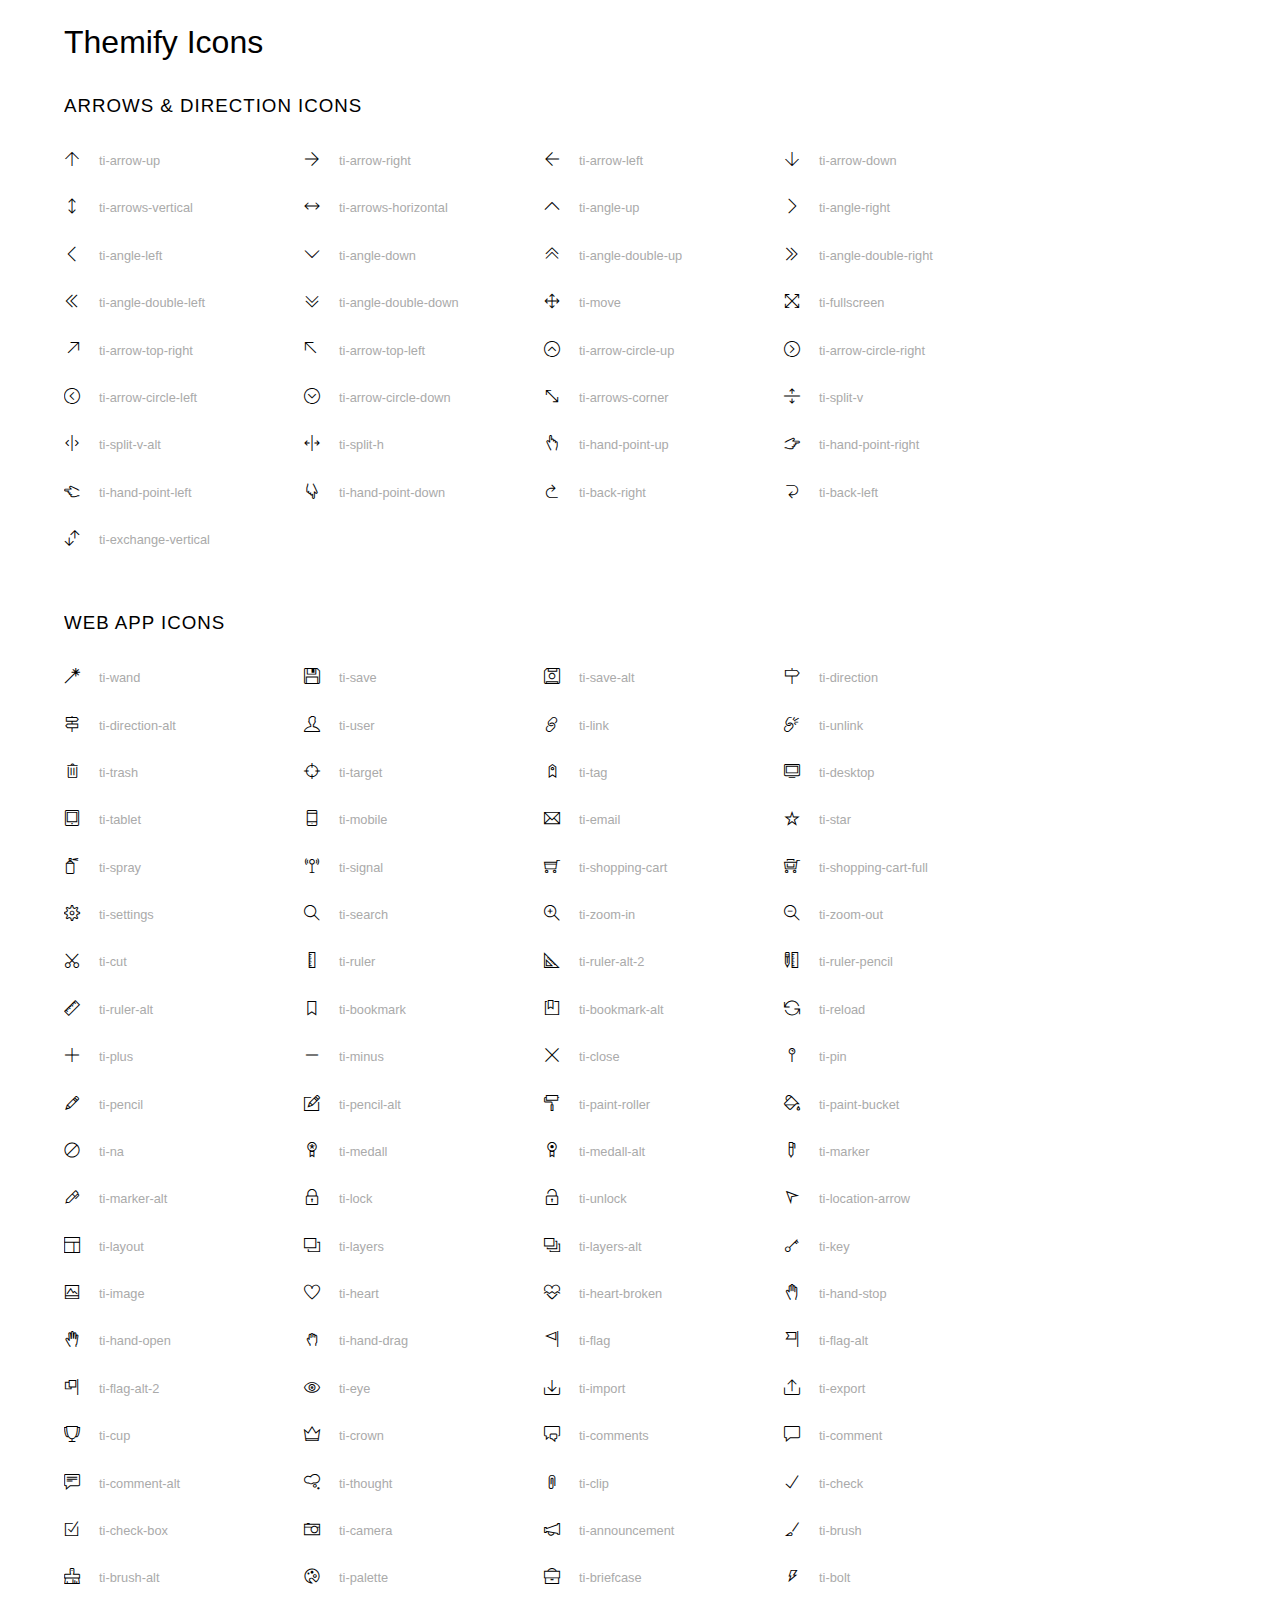
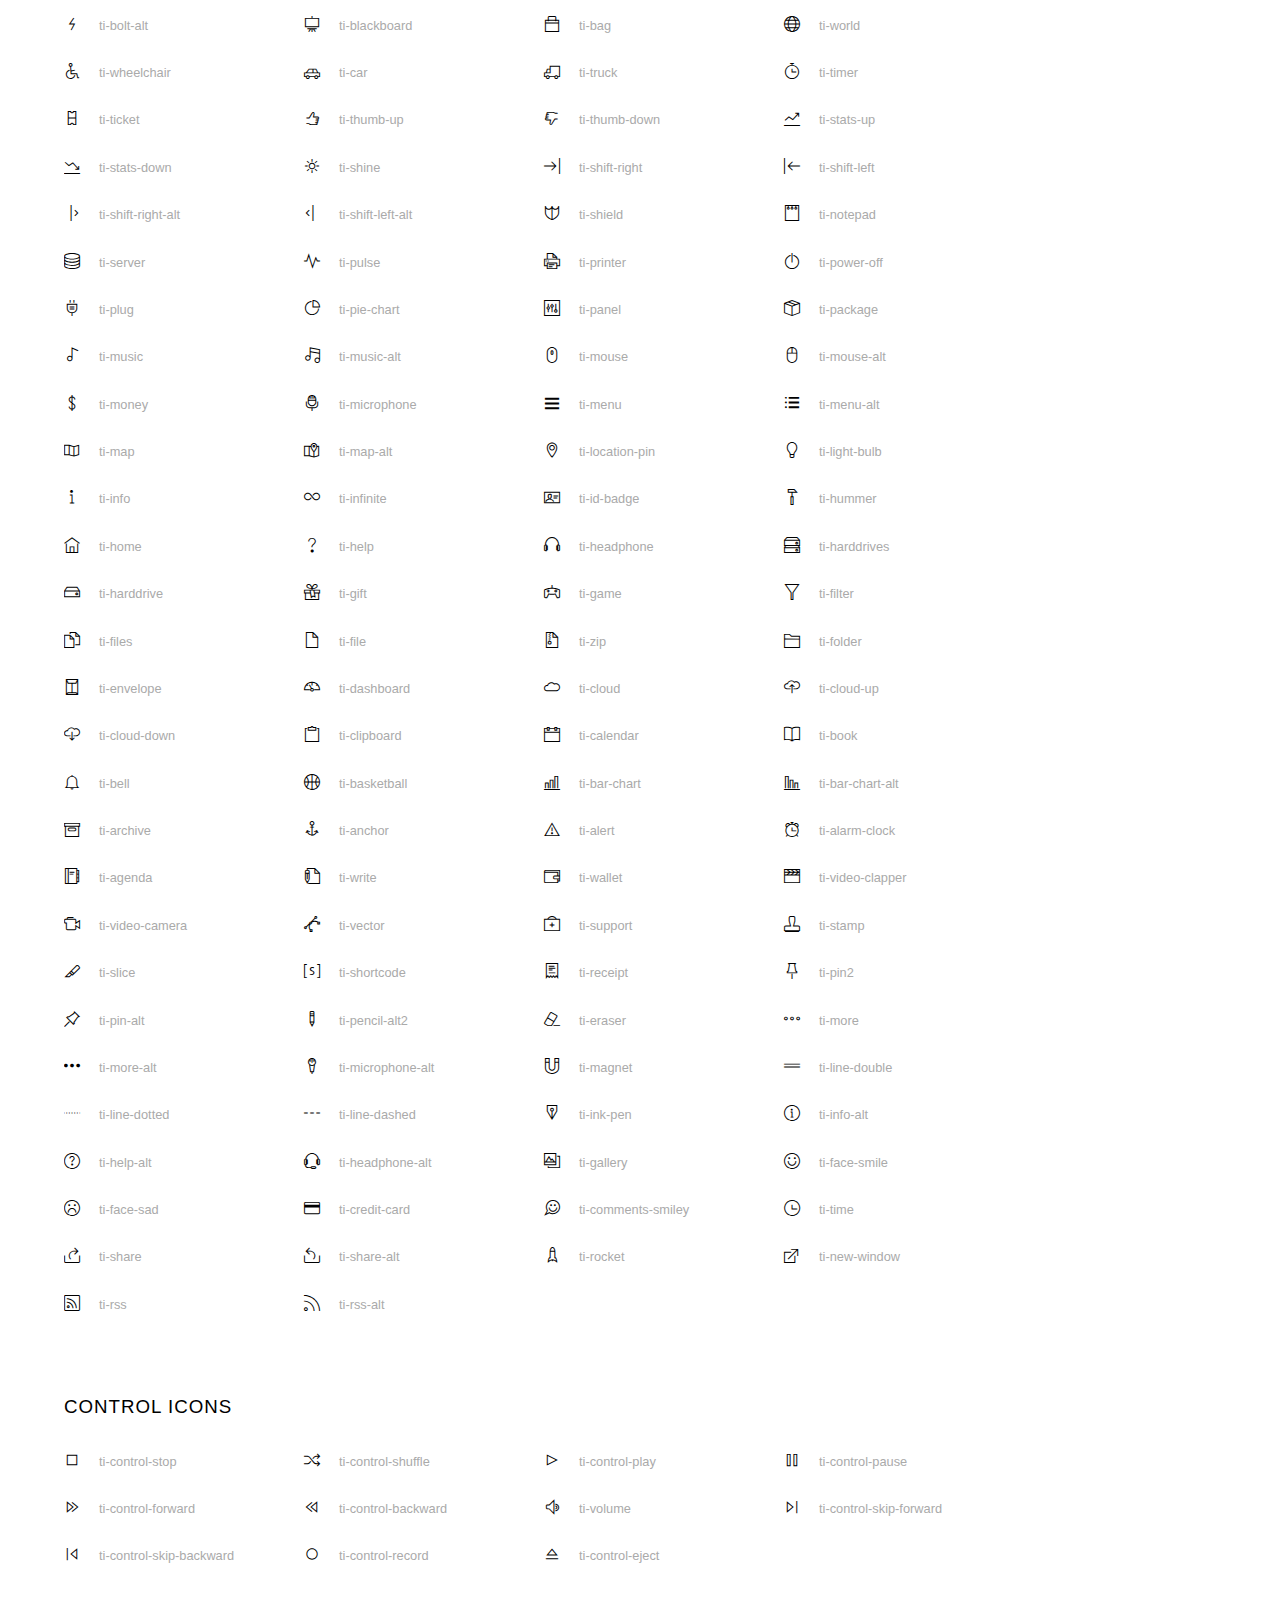
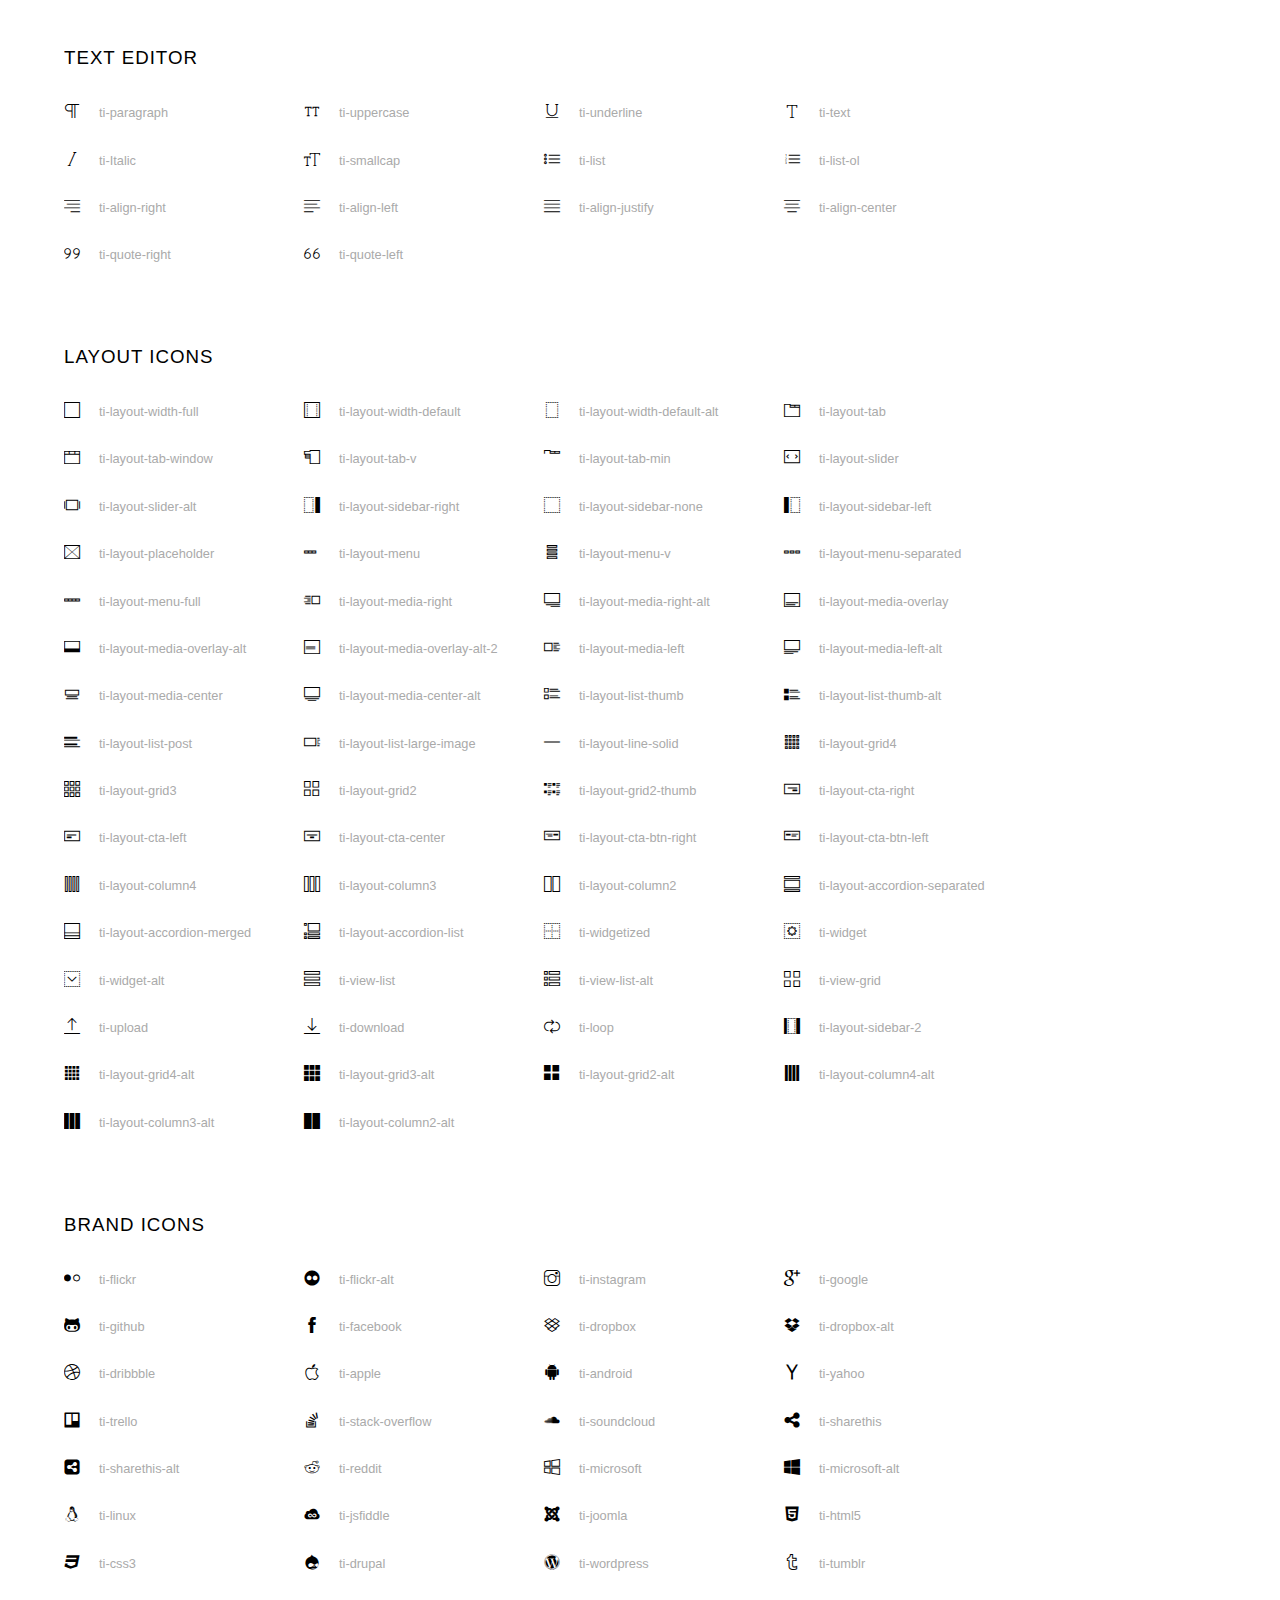
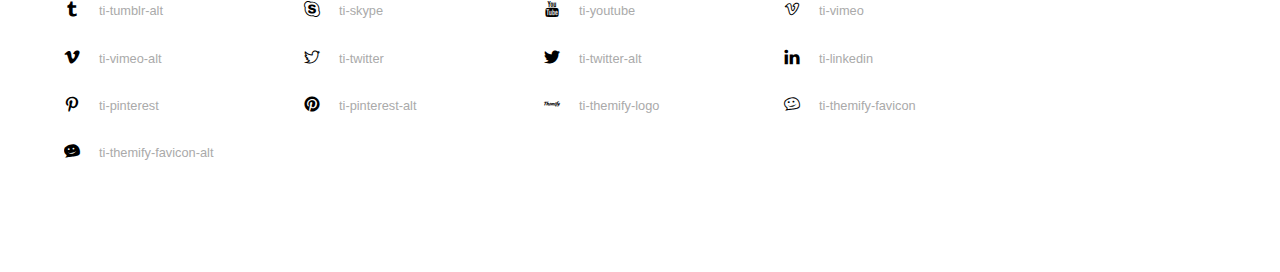
<file: icon/themify-icons/index.html>
<!doctype html>
<html>
<head>
	<meta charset="utf-8">
	<title>Themify Icon Font</title>
	<meta name="viewport" content="width=device-width">
	<link rel="stylesheet" href="demo-files/demo.css">
	<link rel="stylesheet" href="themify-icons.css">
	<!--[if lt IE 8]><!-->
	<link rel="stylesheet" href="ie7/ie7.css">
	<!--<![endif]-->
</head>
<body>
	<h1>Themify Icons</h1>

	<div class="icon-section">

		<div class="icon-section">
			<h3>Arrows &amp; Direction Icons </h3>

			<div class="icon-container">
				<span class="ti-arrow-up"></span><span class="icon-name"> ti-arrow-up</span>
			</div>
			<div class="icon-container">
				<span class="ti-arrow-right"></span><span class="icon-name"> ti-arrow-right</span>
			</div>
			<div class="icon-container">
				<span class="ti-arrow-left"></span><span class="icon-name"> ti-arrow-left</span>
			</div>
			<div class="icon-container">
				<span class="ti-arrow-down"></span><span class="icon-name"> ti-arrow-down</span>
			</div>
			<div class="icon-container">
				<span class="ti-arrows-vertical"></span><span class="icon-name"> ti-arrows-vertical</span>
			</div>
			<div class="icon-container">
				<span class="ti-arrows-horizontal"></span><span class="icon-name"> ti-arrows-horizontal</span>
			</div>
			<div class="icon-container">
				<span class="ti-angle-up"></span><span class="icon-name"> ti-angle-up</span>
			</div>
			<div class="icon-container">
				<span class="ti-angle-right"></span><span class="icon-name"> ti-angle-right</span>
			</div>
			<div class="icon-container">
				<span class="ti-angle-left"></span><span class="icon-name"> ti-angle-left</span>
			</div>
			<div class="icon-container">
				<span class="ti-angle-down"></span><span class="icon-name"> ti-angle-down</span>
			</div>	
			<div class="icon-container">
				<span class="ti-angle-double-up"></span><span class="icon-name"> ti-angle-double-up</span>
			</div>
			<div class="icon-container">
				<span class="ti-angle-double-right"></span><span class="icon-name"> ti-angle-double-right</span>
			</div>
			<div class="icon-container">
				<span class="ti-angle-double-left"></span><span class="icon-name"> ti-angle-double-left</span>
			</div>
			<div class="icon-container">
				<span class="ti-angle-double-down"></span><span class="icon-name"> ti-angle-double-down</span>
			</div>					
			<div class="icon-container">
				<span class="ti-move"></span><span class="icon-name"> ti-move</span>
			</div>
			<div class="icon-container">
				<span class="ti-fullscreen"></span><span class="icon-name"> ti-fullscreen</span>
			</div>
			<div class="icon-container">
				<span class="ti-arrow-top-right"></span><span class="icon-name"> ti-arrow-top-right</span>
			</div>
			<div class="icon-container">
				<span class="ti-arrow-top-left"></span><span class="icon-name"> ti-arrow-top-left</span>
			</div>
			<div class="icon-container">
				<span class="ti-arrow-circle-up"></span><span class="icon-name"> ti-arrow-circle-up</span>
			</div>
			<div class="icon-container">
				<span class="ti-arrow-circle-right"></span><span class="icon-name"> ti-arrow-circle-right</span>
			</div>
			<div class="icon-container">
				<span class="ti-arrow-circle-left"></span><span class="icon-name"> ti-arrow-circle-left</span>
			</div>
			<div class="icon-container">
				<span class="ti-arrow-circle-down"></span><span class="icon-name"> ti-arrow-circle-down</span>
			</div>
			<div class="icon-container">
				<span class="ti-arrows-corner"></span><span class="icon-name"> ti-arrows-corner</span>
			</div>
			<div class="icon-container">
				<span class="ti-split-v"></span><span class="icon-name"> ti-split-v</span>
			</div>

			<div class="icon-container">
				<span class="ti-split-v-alt"></span><span class="icon-name"> ti-split-v-alt</span>
			</div>
			<div class="icon-container">
				<span class="ti-split-h"></span><span class="icon-name"> ti-split-h</span>
			</div>
			<div class="icon-container">
				<span class="ti-hand-point-up"></span><span class="icon-name"> ti-hand-point-up</span>
			</div>
			<div class="icon-container">
				<span class="ti-hand-point-right"></span><span class="icon-name"> ti-hand-point-right</span>
			</div>
			<div class="icon-container">
				<span class="ti-hand-point-left"></span><span class="icon-name"> ti-hand-point-left</span>
			</div>
			<div class="icon-container">
				<span class="ti-hand-point-down"></span><span class="icon-name"> ti-hand-point-down</span>
			</div>
			<div class="icon-container">
				<span class="ti-back-right"></span><span class="icon-name"> ti-back-right</span>
			</div>
			<div class="icon-container">
				<span class="ti-back-left"></span><span class="icon-name"> ti-back-left</span>
			</div>
			<div class="icon-container">
				<span class="ti-exchange-vertical"></span><span class="icon-name"> ti-exchange-vertical</span>
			</div>

		</div> <!-- Arrows Icons -->



		<h3>Web App Icons</h3>
		
		<div class="icon-section">

			<div class="icon-container">
				<span class="ti-wand"></span><span class="icon-name"> ti-wand</span>
			</div>
			<div class="icon-container">
				<span class="ti-save"></span><span class="icon-name"> ti-save</span>
			</div>
			<div class="icon-container">
				<span class="ti-save-alt"></span><span class="icon-name"> ti-save-alt</span>
			</div>

			<div class="icon-container">
				<span class="ti-direction"></span><span class="icon-name"> ti-direction</span>
			</div>
			<div class="icon-container">
				<span class="ti-direction-alt"></span><span class="icon-name"> ti-direction-alt</span>
			</div>
			<div class="icon-container">
				<span class="ti-user"></span><span class="icon-name"> ti-user</span>
			</div>
			<div class="icon-container">
				<span class="ti-link"></span><span class="icon-name"> ti-link</span>
			</div>
			<div class="icon-container">
				<span class="ti-unlink"></span><span class="icon-name"> ti-unlink</span>
			</div>
			<div class="icon-container">
				<span class="ti-trash"></span><span class="icon-name"> ti-trash</span>
			</div>
			<div class="icon-container">
				<span class="ti-target"></span><span class="icon-name"> ti-target</span>
			</div>
			<div class="icon-container">
				<span class="ti-tag"></span><span class="icon-name"> ti-tag</span>
			</div>
			<div class="icon-container">
				<span class="ti-desktop"></span><span class="icon-name"> ti-desktop</span>
			</div>
			<div class="icon-container">
				<span class="ti-tablet"></span><span class="icon-name"> ti-tablet</span>
			</div>
			<div class="icon-container">
				<span class="ti-mobile"></span><span class="icon-name"> ti-mobile</span>
			</div>
			<div class="icon-container">
				<span class="ti-email"></span><span class="icon-name"> ti-email</span>
			</div>	
			<div class="icon-container">
				<span class="ti-star"></span><span class="icon-name"> ti-star</span>
			</div>
			<div class="icon-container">
				<span class="ti-spray"></span><span class="icon-name"> ti-spray</span>
			</div>
			<div class="icon-container">
				<span class="ti-signal"></span><span class="icon-name"> ti-signal</span>
			</div>
			<div class="icon-container">
				<span class="ti-shopping-cart"></span><span class="icon-name"> ti-shopping-cart</span>
			</div>
			<div class="icon-container">
				<span class="ti-shopping-cart-full"></span><span class="icon-name"> ti-shopping-cart-full</span>
			</div>
			<div class="icon-container">
				<span class="ti-settings"></span><span class="icon-name"> ti-settings</span>
			</div>
			<div class="icon-container">
				<span class="ti-search"></span><span class="icon-name"> ti-search</span>
			</div>
			<div class="icon-container">
				<span class="ti-zoom-in"></span><span class="icon-name"> ti-zoom-in</span>
			</div>
			<div class="icon-container">
				<span class="ti-zoom-out"></span><span class="icon-name"> ti-zoom-out</span>
			</div>
			<div class="icon-container">
				<span class="ti-cut"></span><span class="icon-name"> ti-cut</span>
			</div>
			<div class="icon-container">
				<span class="ti-ruler"></span><span class="icon-name"> ti-ruler</span>
			</div>
			<div class="icon-container">
				<span class="ti-ruler-alt-2"></span><span class="icon-name"> ti-ruler-alt-2</span>
			</div>			
			<div class="icon-container">
				<span class="ti-ruler-pencil"></span><span class="icon-name"> ti-ruler-pencil</span>
			</div>
			<div class="icon-container">
				<span class="ti-ruler-alt"></span><span class="icon-name"> ti-ruler-alt</span>
			</div>
			<div class="icon-container">
				<span class="ti-bookmark"></span><span class="icon-name"> ti-bookmark</span>
			</div>
			<div class="icon-container">
				<span class="ti-bookmark-alt"></span><span class="icon-name"> ti-bookmark-alt</span>
			</div>
			<div class="icon-container">
				<span class="ti-reload"></span><span class="icon-name"> ti-reload</span>
			</div>
			<div class="icon-container">
				<span class="ti-plus"></span><span class="icon-name"> ti-plus</span>
			</div>
			<div class="icon-container">
				<span class="ti-minus"></span><span class="icon-name"> ti-minus</span>
			</div>
			<div class="icon-container">
				<span class="ti-close"></span><span class="icon-name"> ti-close</span>
			</div>			
			<div class="icon-container">
				<span class="ti-pin"></span><span class="icon-name"> ti-pin</span>
			</div>
			<div class="icon-container">
				<span class="ti-pencil"></span><span class="icon-name"> ti-pencil</span>
			</div>
					
		  	<div class="icon-container">
				<span class="ti-pencil-alt"></span><span class="icon-name"> ti-pencil-alt</span>
			</div>
			<div class="icon-container">
				<span class="ti-paint-roller"></span><span class="icon-name"> ti-paint-roller</span>
			</div>
			<div class="icon-container">
				<span class="ti-paint-bucket"></span><span class="icon-name"> ti-paint-bucket</span>
			</div>
			<div class="icon-container">
				<span class="ti-na"></span><span class="icon-name"> ti-na</span>
			</div>
			<div class="icon-container">
				<span class="ti-medall"></span><span class="icon-name"> ti-medall</span>
			</div>
			<div class="icon-container">
				<span class="ti-medall-alt"></span><span class="icon-name"> ti-medall-alt</span>
			</div>
			<div class="icon-container">
				<span class="ti-marker"></span><span class="icon-name"> ti-marker</span>
			</div>
			<div class="icon-container">
				<span class="ti-marker-alt"></span><span class="icon-name"> ti-marker-alt</span>
			</div>

			<div class="icon-container">
				<span class="ti-lock"></span><span class="icon-name"> ti-lock</span>
			</div>
			<div class="icon-container">
				<span class="ti-unlock"></span><span class="icon-name"> ti-unlock</span>
			</div>
			<div class="icon-container">
				<span class="ti-location-arrow"></span><span class="icon-name"> ti-location-arrow</span>
			</div>
			<div class="icon-container">
				<span class="ti-layout"></span><span class="icon-name"> ti-layout</span>
			</div>
			<div class="icon-container">
				<span class="ti-layers"></span><span class="icon-name"> ti-layers</span>
			</div>
			<div class="icon-container">
				<span class="ti-layers-alt"></span><span class="icon-name"> ti-layers-alt</span>
			</div>
			<div class="icon-container">
				<span class="ti-key"></span><span class="icon-name"> ti-key</span>
			</div>
			<div class="icon-container">
				<span class="ti-image"></span><span class="icon-name"> ti-image</span>
			</div>
			<div class="icon-container">
				<span class="ti-heart"></span><span class="icon-name"> ti-heart</span>
			</div>
			<div class="icon-container">
				<span class="ti-heart-broken"></span><span class="icon-name"> ti-heart-broken</span>
			</div>
			<div class="icon-container">
				<span class="ti-hand-stop"></span><span class="icon-name"> ti-hand-stop</span>
			</div>
			<div class="icon-container">
				<span class="ti-hand-open"></span><span class="icon-name"> ti-hand-open</span>
			</div>
			<div class="icon-container">
				<span class="ti-hand-drag"></span><span class="icon-name"> ti-hand-drag</span>
			</div>
			<div class="icon-container">
				<span class="ti-flag"></span><span class="icon-name"> ti-flag</span>
			</div>
			<div class="icon-container">
				<span class="ti-flag-alt"></span><span class="icon-name"> ti-flag-alt</span>
			</div>
			<div class="icon-container">
				<span class="ti-flag-alt-2"></span><span class="icon-name"> ti-flag-alt-2</span>
			</div>
			<div class="icon-container">
				<span class="ti-eye"></span><span class="icon-name"> ti-eye</span>
			</div>
			<div class="icon-container">
				<span class="ti-import"></span><span class="icon-name"> ti-import</span>
			</div>			
			<div class="icon-container">
				<span class="ti-export"></span><span class="icon-name"> ti-export</span>
			</div>
			<div class="icon-container">
				<span class="ti-cup"></span><span class="icon-name"> ti-cup</span>
			</div>
			<div class="icon-container">
				<span class="ti-crown"></span><span class="icon-name"> ti-crown</span>
			</div>
			<div class="icon-container">
				<span class="ti-comments"></span><span class="icon-name"> ti-comments</span>
			</div>
			<div class="icon-container">
				<span class="ti-comment"></span><span class="icon-name"> ti-comment</span>
			</div>
			<div class="icon-container">
				<span class="ti-comment-alt"></span><span class="icon-name"> ti-comment-alt</span>
			</div>
			<div class="icon-container">
				<span class="ti-thought"></span><span class="icon-name"> ti-thought</span>
			</div>			
			<div class="icon-container">
				<span class="ti-clip"></span><span class="icon-name"> ti-clip</span>
			</div>

			<div class="icon-container">
				<span class="ti-check"></span><span class="icon-name"> ti-check</span>
			</div>
			<div class="icon-container">
				<span class="ti-check-box"></span><span class="icon-name"> ti-check-box</span>
			</div>
			<div class="icon-container">
				<span class="ti-camera"></span><span class="icon-name"> ti-camera</span>
			</div>
			<div class="icon-container">
				<span class="ti-announcement"></span><span class="icon-name"> ti-announcement</span>
			</div>
			<div class="icon-container">
				<span class="ti-brush"></span><span class="icon-name"> ti-brush</span>
			</div>
			<div class="icon-container">
				<span class="ti-brush-alt"></span><span class="icon-name"> ti-brush-alt</span>
			</div>
			<div class="icon-container">
				<span class="ti-palette"></span><span class="icon-name"> ti-palette</span>
			</div>			
			<div class="icon-container">
				<span class="ti-briefcase"></span><span class="icon-name"> ti-briefcase</span>
			</div>
			<div class="icon-container">
				<span class="ti-bolt"></span><span class="icon-name"> ti-bolt</span>
			</div>
			<div class="icon-container">
				<span class="ti-bolt-alt"></span><span class="icon-name"> ti-bolt-alt</span>
			</div>
			<div class="icon-container">
				<span class="ti-blackboard"></span><span class="icon-name"> ti-blackboard</span>
			</div>
			<div class="icon-container">
				<span class="ti-bag"></span><span class="icon-name"> ti-bag</span>
			</div>
			<div class="icon-container">
				<span class="ti-world"></span><span class="icon-name"> ti-world</span>
			</div>
			<div class="icon-container">
				<span class="ti-wheelchair"></span><span class="icon-name"> ti-wheelchair</span>
			</div>
			<div class="icon-container">
				<span class="ti-car"></span><span class="icon-name"> ti-car</span>
			</div>
			<div class="icon-container">
				<span class="ti-truck"></span><span class="icon-name"> ti-truck</span>
			</div>
			<div class="icon-container">
				<span class="ti-timer"></span><span class="icon-name"> ti-timer</span>
			</div>
			<div class="icon-container">
				<span class="ti-ticket"></span><span class="icon-name"> ti-ticket</span>
			</div>
			<div class="icon-container">
				<span class="ti-thumb-up"></span><span class="icon-name"> ti-thumb-up</span>
			</div>
			<div class="icon-container">
				<span class="ti-thumb-down"></span><span class="icon-name"> ti-thumb-down</span>
			</div>

			<div class="icon-container">
				<span class="ti-stats-up"></span><span class="icon-name"> ti-stats-up</span>
			</div>
			<div class="icon-container">
				<span class="ti-stats-down"></span><span class="icon-name"> ti-stats-down</span>
			</div>
			<div class="icon-container">
				<span class="ti-shine"></span><span class="icon-name"> ti-shine</span>
			</div>
			<div class="icon-container">
				<span class="ti-shift-right"></span><span class="icon-name"> ti-shift-right</span>
			</div>
			<div class="icon-container">
				<span class="ti-shift-left"></span><span class="icon-name"> ti-shift-left</span>
			</div>

			<div class="icon-container">
				<span class="ti-shift-right-alt"></span><span class="icon-name"> ti-shift-right-alt</span>
			</div>
			<div class="icon-container">
				<span class="ti-shift-left-alt"></span><span class="icon-name"> ti-shift-left-alt</span>
			</div>
			<div class="icon-container">
				<span class="ti-shield"></span><span class="icon-name"> ti-shield</span>
			</div>
			<div class="icon-container">
				<span class="ti-notepad"></span><span class="icon-name"> ti-notepad</span>
			</div>
			<div class="icon-container">
				<span class="ti-server"></span><span class="icon-name"> ti-server</span>
			</div>

			<div class="icon-container">
				<span class="ti-pulse"></span><span class="icon-name"> ti-pulse</span>
			</div>
			<div class="icon-container">
				<span class="ti-printer"></span><span class="icon-name"> ti-printer</span>
			</div>
			<div class="icon-container">
				<span class="ti-power-off"></span><span class="icon-name"> ti-power-off</span>
			</div>
			<div class="icon-container">
				<span class="ti-plug"></span><span class="icon-name"> ti-plug</span>
			</div>
			<div class="icon-container">
				<span class="ti-pie-chart"></span><span class="icon-name"> ti-pie-chart</span>
			</div>

			<div class="icon-container">
				<span class="ti-panel"></span><span class="icon-name"> ti-panel</span>
			</div>
			<div class="icon-container">
				<span class="ti-package"></span><span class="icon-name"> ti-package</span>
			</div>
			<div class="icon-container">
				<span class="ti-music"></span><span class="icon-name"> ti-music</span>
			</div>
			<div class="icon-container">
				<span class="ti-music-alt"></span><span class="icon-name"> ti-music-alt</span>
			</div>
			<div class="icon-container">
				<span class="ti-mouse"></span><span class="icon-name"> ti-mouse</span>
			</div>
			<div class="icon-container">
				<span class="ti-mouse-alt"></span><span class="icon-name"> ti-mouse-alt</span>
			</div>
			<div class="icon-container">
				<span class="ti-money"></span><span class="icon-name"> ti-money</span>
			</div>
			<div class="icon-container">
				<span class="ti-microphone"></span><span class="icon-name"> ti-microphone</span>
			</div>
			<div class="icon-container">
				<span class="ti-menu"></span><span class="icon-name"> ti-menu</span>
			</div>
			<div class="icon-container">
				<span class="ti-menu-alt"></span><span class="icon-name"> ti-menu-alt</span>
			</div>
			<div class="icon-container">
				<span class="ti-map"></span><span class="icon-name"> ti-map</span>
			</div>
			<div class="icon-container">
				<span class="ti-map-alt"></span><span class="icon-name"> ti-map-alt</span>
			</div>

			<div class="icon-container">
				<span class="ti-location-pin"></span><span class="icon-name"> ti-location-pin</span>
			</div>

			<div class="icon-container">
				<span class="ti-light-bulb"></span><span class="icon-name"> ti-light-bulb</span>
			</div>
			<div class="icon-container">
				<span class="ti-info"></span><span class="icon-name"> ti-info</span>
			</div>
			<div class="icon-container">
				<span class="ti-infinite"></span><span class="icon-name"> ti-infinite</span>
			</div>
			<div class="icon-container">
				<span class="ti-id-badge"></span><span class="icon-name"> ti-id-badge</span>
			</div>
			<div class="icon-container">
				<span class="ti-hummer"></span><span class="icon-name"> ti-hummer</span>
			</div>
			<div class="icon-container">
				<span class="ti-home"></span><span class="icon-name"> ti-home</span>
			</div>
			<div class="icon-container">
				<span class="ti-help"></span><span class="icon-name"> ti-help</span>
			</div>
			<div class="icon-container">
				<span class="ti-headphone"></span><span class="icon-name"> ti-headphone</span>
			</div>
			<div class="icon-container">
				<span class="ti-harddrives"></span><span class="icon-name"> ti-harddrives</span>
			</div>
			<div class="icon-container">
				<span class="ti-harddrive"></span><span class="icon-name"> ti-harddrive</span>
			</div>
			<div class="icon-container">
				<span class="ti-gift"></span><span class="icon-name"> ti-gift</span>
			</div>
			<div class="icon-container">
				<span class="ti-game"></span><span class="icon-name"> ti-game</span>
			</div>
			<div class="icon-container">
				<span class="ti-filter"></span><span class="icon-name"> ti-filter</span>
			</div>
			<div class="icon-container">
				<span class="ti-files"></span><span class="icon-name"> ti-files</span>
			</div>
			<div class="icon-container">
				<span class="ti-file"></span><span class="icon-name"> ti-file</span>
			</div>
			<div class="icon-container">
				<span class="ti-zip"></span><span class="icon-name"> ti-zip</span>
			</div>
			<div class="icon-container">
				<span class="ti-folder"></span><span class="icon-name"> ti-folder</span>
			</div>			
			<div class="icon-container">
				<span class="ti-envelope"></span><span class="icon-name"> ti-envelope</span>
			</div>


			<div class="icon-container">
				<span class="ti-dashboard"></span><span class="icon-name"> ti-dashboard</span>
			</div>
			<div class="icon-container">
				<span class="ti-cloud"></span><span class="icon-name"> ti-cloud</span>
			</div>
			<div class="icon-container">
				<span class="ti-cloud-up"></span><span class="icon-name"> ti-cloud-up</span>
			</div>
			<div class="icon-container">
				<span class="ti-cloud-down"></span><span class="icon-name"> ti-cloud-down</span>
			</div>
			<div class="icon-container">
				<span class="ti-clipboard"></span><span class="icon-name"> ti-clipboard</span>
			</div>
			<div class="icon-container">
				<span class="ti-calendar"></span><span class="icon-name"> ti-calendar</span>
			</div>
			<div class="icon-container">
				<span class="ti-book"></span><span class="icon-name"> ti-book</span>
			</div>
			<div class="icon-container">
				<span class="ti-bell"></span><span class="icon-name"> ti-bell</span>
			</div>
			<div class="icon-container">
				<span class="ti-basketball"></span><span class="icon-name"> ti-basketball</span>
			</div>
			<div class="icon-container">
				<span class="ti-bar-chart"></span><span class="icon-name"> ti-bar-chart</span>
			</div>
			<div class="icon-container">
				<span class="ti-bar-chart-alt"></span><span class="icon-name"> ti-bar-chart-alt</span>
			</div>


			<div class="icon-container">
				<span class="ti-archive"></span><span class="icon-name"> ti-archive</span>
			</div>
			<div class="icon-container">
				<span class="ti-anchor"></span><span class="icon-name"> ti-anchor</span>
			</div>

			<div class="icon-container">
				<span class="ti-alert"></span><span class="icon-name"> ti-alert</span>
			</div>
			<div class="icon-container">
				<span class="ti-alarm-clock"></span><span class="icon-name"> ti-alarm-clock</span>
			</div>
			<div class="icon-container">
				<span class="ti-agenda"></span><span class="icon-name"> ti-agenda</span>
			</div>
			<div class="icon-container">
				<span class="ti-write"></span><span class="icon-name"> ti-write</span>
			</div>

			<div class="icon-container">
				<span class="ti-wallet"></span><span class="icon-name"> ti-wallet</span>
			</div>
			<div class="icon-container">
				<span class="ti-video-clapper"></span><span class="icon-name"> ti-video-clapper</span>
			</div>
			<div class="icon-container">
				<span class="ti-video-camera"></span><span class="icon-name"> ti-video-camera</span>
			</div>
			<div class="icon-container">
				<span class="ti-vector"></span><span class="icon-name"> ti-vector</span>
			</div>

			<div class="icon-container">
				<span class="ti-support"></span><span class="icon-name"> ti-support</span>
			</div>
			<div class="icon-container">
				<span class="ti-stamp"></span><span class="icon-name"> ti-stamp</span>
			</div>
			<div class="icon-container">
				<span class="ti-slice"></span><span class="icon-name"> ti-slice</span>
			</div>
			<div class="icon-container">
				<span class="ti-shortcode"></span><span class="icon-name"> ti-shortcode</span>
			</div>
			<div class="icon-container">
				<span class="ti-receipt"></span><span class="icon-name"> ti-receipt</span>
			</div>
			<div class="icon-container">
				<span class="ti-pin2"></span><span class="icon-name"> ti-pin2</span>
			</div>
			<div class="icon-container">
				<span class="ti-pin-alt"></span><span class="icon-name"> ti-pin-alt</span>
			</div>
			<div class="icon-container">
				<span class="ti-pencil-alt2"></span><span class="icon-name"> ti-pencil-alt2</span>
			</div>
			<div class="icon-container">
				<span class="ti-eraser"></span><span class="icon-name"> ti-eraser</span>
			</div>			
			<div class="icon-container">
				<span class="ti-more"></span><span class="icon-name"> ti-more</span>
			</div>
			<div class="icon-container">
				<span class="ti-more-alt"></span><span class="icon-name"> ti-more-alt</span>
			</div>
			<div class="icon-container">
				<span class="ti-microphone-alt"></span><span class="icon-name"> ti-microphone-alt</span>
			</div>
			<div class="icon-container">
				<span class="ti-magnet"></span><span class="icon-name"> ti-magnet</span>
			</div>
			<div class="icon-container">
				<span class="ti-line-double"></span><span class="icon-name"> ti-line-double</span>
			</div>
			<div class="icon-container">
				<span class="ti-line-dotted"></span><span class="icon-name"> ti-line-dotted</span>
			</div>
			<div class="icon-container">
				<span class="ti-line-dashed"></span><span class="icon-name"> ti-line-dashed</span>
			</div>

			<div class="icon-container">
				<span class="ti-ink-pen"></span><span class="icon-name"> ti-ink-pen</span>
			</div>
			<div class="icon-container">
				<span class="ti-info-alt"></span><span class="icon-name"> ti-info-alt</span>
			</div>
			<div class="icon-container">
				<span class="ti-help-alt"></span><span class="icon-name"> ti-help-alt</span>
			</div>
			<div class="icon-container">
				<span class="ti-headphone-alt"></span><span class="icon-name"> ti-headphone-alt</span>
			</div>

			<div class="icon-container">
				<span class="ti-gallery"></span><span class="icon-name"> ti-gallery</span>
			</div>
			<div class="icon-container">
				<span class="ti-face-smile"></span><span class="icon-name"> ti-face-smile</span>
			</div>
			<div class="icon-container">
				<span class="ti-face-sad"></span><span class="icon-name"> ti-face-sad</span>
			</div>
			<div class="icon-container">
				<span class="ti-credit-card"></span><span class="icon-name"> ti-credit-card</span>
			</div>
			<div class="icon-container">
				<span class="ti-comments-smiley"></span><span class="icon-name"> ti-comments-smiley</span>
			</div>
			<div class="icon-container">
				<span class="ti-time"></span><span class="icon-name"> ti-time</span>
			</div>
			<div class="icon-container">
				<span class="ti-share"></span><span class="icon-name"> ti-share</span>
			</div>
			<div class="icon-container">
				<span class="ti-share-alt"></span><span class="icon-name"> ti-share-alt</span>
			</div>
			<div class="icon-container">
				<span class="ti-rocket"></span><span class="icon-name"> ti-rocket</span>
			</div>

			<div class="icon-container">
				<span class="ti-new-window"></span><span class="icon-name"> ti-new-window</span>
			</div>

			<div class="icon-container">
				<span class="ti-rss"></span><span class="icon-name"> ti-rss</span>
			</div>

			<div class="icon-container">
				<span class="ti-rss-alt"></span><span class="icon-name"> ti-rss-alt</span>
			</div>
			
		</div><!-- Web App Icons -->


		<div class="icon-section">
			<h3>Control Icons</h3>
			<div class="icon-container">
				<span class="ti-control-stop"></span><span class="icon-name"> ti-control-stop</span>
			</div>
			<div class="icon-container">
				<span class="ti-control-shuffle"></span><span class="icon-name"> ti-control-shuffle</span>
			</div>
			<div class="icon-container">
				<span class="ti-control-play"></span><span class="icon-name"> ti-control-play</span>
			</div>
			<div class="icon-container">
				<span class="ti-control-pause"></span><span class="icon-name"> ti-control-pause</span>
			</div>
			<div class="icon-container">
				<span class="ti-control-forward"></span><span class="icon-name"> ti-control-forward</span>
			</div>
			<div class="icon-container">
				<span class="ti-control-backward"></span><span class="icon-name"> ti-control-backward</span>
			</div>	
			<div class="icon-container">
				<span class="ti-volume"></span><span class="icon-name"> ti-volume</span>
			</div>
			<div class="icon-container">
				<span class="ti-control-skip-forward"></span><span class="icon-name"> ti-control-skip-forward</span>
			</div>
			<div class="icon-container">
				<span class="ti-control-skip-backward"></span><span class="icon-name"> ti-control-skip-backward</span>
			</div>
			<div class="icon-container">
				<span class="ti-control-record"></span><span class="icon-name"> ti-control-record</span>
			</div>
			<div class="icon-container">
				<span class="ti-control-eject"></span><span class="icon-name"> ti-control-eject</span>
			</div>			
		</div> <!-- Control Icons -->


		<div class="icon-section">
			<h3>Text Editor</h3>

			<div class="icon-container">
				<span class="ti-paragraph"></span><span class="icon-name"> ti-paragraph</span>
			</div>
			<div class="icon-container">
				<span class="ti-uppercase"></span><span class="icon-name"> ti-uppercase</span>
			</div>

			<div class="icon-container">
				<span class="ti-underline"></span><span class="icon-name"> ti-underline</span>
			</div>
			<div class="icon-container">
				<span class="ti-text"></span><span class="icon-name"> ti-text</span>
			</div>
			<div class="icon-container">
				<span class="ti-Italic"></span><span class="icon-name"> ti-Italic</span>
			</div>
			<div class="icon-container">
				<span class="ti-smallcap"></span><span class="icon-name"> ti-smallcap</span>
			</div>
			<div class="icon-container">
				<span class="ti-list"></span><span class="icon-name"> ti-list</span>
			</div>
			<div class="icon-container">
				<span class="ti-list-ol"></span><span class="icon-name"> ti-list-ol</span>
			</div>
			<div class="icon-container">
				<span class="ti-align-right"></span><span class="icon-name"> ti-align-right</span>
			</div>
			<div class="icon-container">
				<span class="ti-align-left"></span><span class="icon-name"> ti-align-left</span>
			</div>
			<div class="icon-container">
				<span class="ti-align-justify"></span><span class="icon-name"> ti-align-justify</span>
			</div>
			<div class="icon-container">
				<span class="ti-align-center"></span><span class="icon-name"> ti-align-center</span>
			</div>
			<div class="icon-container">
				<span class="ti-quote-right"></span><span class="icon-name"> ti-quote-right</span>
			</div>
			<div class="icon-container">
				<span class="ti-quote-left"></span><span class="icon-name"> ti-quote-left</span>
			</div>

		</div> <!-- Text Editor -->



		<div class="icon-section">
			<h3>Layout Icons</h3>
			<div class="icon-container">
				<span class="ti-layout-width-full"></span><span class="icon-name"> ti-layout-width-full</span>
			</div>
			<div class="icon-container">
				<span class="ti-layout-width-default"></span><span class="icon-name"> ti-layout-width-default</span>
			</div>
			<div class="icon-container">
				<span class="ti-layout-width-default-alt"></span><span class="icon-name"> ti-layout-width-default-alt</span>
			</div>
			<div class="icon-container">
				<span class="ti-layout-tab"></span><span class="icon-name"> ti-layout-tab</span>
			</div>
			<div class="icon-container">
				<span class="ti-layout-tab-window"></span><span class="icon-name"> ti-layout-tab-window</span>
			</div>
			<div class="icon-container">
				<span class="ti-layout-tab-v"></span><span class="icon-name"> ti-layout-tab-v</span>
			</div>
			<div class="icon-container">
				<span class="ti-layout-tab-min"></span><span class="icon-name"> ti-layout-tab-min</span>
			</div>
			<div class="icon-container">
				<span class="ti-layout-slider"></span><span class="icon-name"> ti-layout-slider</span>
			</div>
			<div class="icon-container">
				<span class="ti-layout-slider-alt"></span><span class="icon-name"> ti-layout-slider-alt</span>
			</div>
			<div class="icon-container">
				<span class="ti-layout-sidebar-right"></span><span class="icon-name"> ti-layout-sidebar-right</span>
			</div>
			<div class="icon-container">
				<span class="ti-layout-sidebar-none"></span><span class="icon-name"> ti-layout-sidebar-none</span>
			</div>
			<div class="icon-container">
				<span class="ti-layout-sidebar-left"></span><span class="icon-name"> ti-layout-sidebar-left</span>
			</div>
			<div class="icon-container">
				<span class="ti-layout-placeholder"></span><span class="icon-name"> ti-layout-placeholder</span>
			</div>
			<div class="icon-container">
				<span class="ti-layout-menu"></span><span class="icon-name"> ti-layout-menu</span>
			</div>
			<div class="icon-container">
				<span class="ti-layout-menu-v"></span><span class="icon-name"> ti-layout-menu-v</span>
			</div>
			<div class="icon-container">
				<span class="ti-layout-menu-separated"></span><span class="icon-name"> ti-layout-menu-separated</span>
			</div>
			<div class="icon-container">
				<span class="ti-layout-menu-full"></span><span class="icon-name"> ti-layout-menu-full</span>
			</div>
			<div class="icon-container">
				<span class="ti-layout-media-right"></span><span class="icon-name"> ti-layout-media-right</span>
			</div>
			<div class="icon-container">
				<span class="ti-layout-media-right-alt"></span><span class="icon-name"> ti-layout-media-right-alt</span>
			</div>
			<div class="icon-container">
				<span class="ti-layout-media-overlay"></span><span class="icon-name"> ti-layout-media-overlay</span>
			</div>
			<div class="icon-container">
				<span class="ti-layout-media-overlay-alt"></span><span class="icon-name"> ti-layout-media-overlay-alt</span>
			</div>
			<div class="icon-container">
				<span class="ti-layout-media-overlay-alt-2"></span><span class="icon-name"> ti-layout-media-overlay-alt-2</span>
			</div>
			<div class="icon-container">
				<span class="ti-layout-media-left"></span><span class="icon-name"> ti-layout-media-left</span>
			</div>
			<div class="icon-container">
				<span class="ti-layout-media-left-alt"></span><span class="icon-name"> ti-layout-media-left-alt</span>
			</div>
			<div class="icon-container">
				<span class="ti-layout-media-center"></span><span class="icon-name"> ti-layout-media-center</span>
			</div>
			<div class="icon-container">
				<span class="ti-layout-media-center-alt"></span><span class="icon-name"> ti-layout-media-center-alt</span>
			</div>
			<div class="icon-container">
				<span class="ti-layout-list-thumb"></span><span class="icon-name"> ti-layout-list-thumb</span>
			</div>
			<div class="icon-container">
				<span class="ti-layout-list-thumb-alt"></span><span class="icon-name"> ti-layout-list-thumb-alt</span>
			</div>
			<div class="icon-container">
				<span class="ti-layout-list-post"></span><span class="icon-name"> ti-layout-list-post</span>
			</div>
			<div class="icon-container">
				<span class="ti-layout-list-large-image"></span><span class="icon-name"> ti-layout-list-large-image</span>
			</div>
			<div class="icon-container">
				<span class="ti-layout-line-solid"></span><span class="icon-name"> ti-layout-line-solid</span>
			</div>
			<div class="icon-container">
				<span class="ti-layout-grid4"></span><span class="icon-name"> ti-layout-grid4</span>
			</div>
			<div class="icon-container">
				<span class="ti-layout-grid3"></span><span class="icon-name"> ti-layout-grid3</span>
			</div>
			<div class="icon-container">
				<span class="ti-layout-grid2"></span><span class="icon-name"> ti-layout-grid2</span>
			</div>
			<div class="icon-container">
				<span class="ti-layout-grid2-thumb"></span><span class="icon-name"> ti-layout-grid2-thumb</span>
			</div>
			<div class="icon-container">
				<span class="ti-layout-cta-right"></span><span class="icon-name"> ti-layout-cta-right</span>
			</div>
			<div class="icon-container">
				<span class="ti-layout-cta-left"></span><span class="icon-name"> ti-layout-cta-left</span>
			</div>
			<div class="icon-container">
				<span class="ti-layout-cta-center"></span><span class="icon-name"> ti-layout-cta-center</span>
			</div>
			<div class="icon-container">
				<span class="ti-layout-cta-btn-right"></span><span class="icon-name"> ti-layout-cta-btn-right</span>
			</div>
			<div class="icon-container">
				<span class="ti-layout-cta-btn-left"></span><span class="icon-name"> ti-layout-cta-btn-left</span>
			</div>
			<div class="icon-container">
				<span class="ti-layout-column4"></span><span class="icon-name"> ti-layout-column4</span>
			</div>
			<div class="icon-container">
				<span class="ti-layout-column3"></span><span class="icon-name"> ti-layout-column3</span>
			</div>
			<div class="icon-container">
				<span class="ti-layout-column2"></span><span class="icon-name"> ti-layout-column2</span>
			</div>
			<div class="icon-container">
				<span class="ti-layout-accordion-separated"></span><span class="icon-name"> ti-layout-accordion-separated</span>
			</div>
			<div class="icon-container">
				<span class="ti-layout-accordion-merged"></span><span class="icon-name"> ti-layout-accordion-merged</span>
			</div>
			<div class="icon-container">
				<span class="ti-layout-accordion-list"></span><span class="icon-name"> ti-layout-accordion-list</span>
			</div>
			<div class="icon-container">
				<span class="ti-widgetized"></span><span class="icon-name"> ti-widgetized</span>
			</div>
			<div class="icon-container">
				<span class="ti-widget"></span><span class="icon-name"> ti-widget</span>
			</div>
			<div class="icon-container">
				<span class="ti-widget-alt"></span><span class="icon-name"> ti-widget-alt</span>
			</div>
			<div class="icon-container">
				<span class="ti-view-list"></span><span class="icon-name"> ti-view-list</span>
			</div>
			<div class="icon-container">
				<span class="ti-view-list-alt"></span><span class="icon-name"> ti-view-list-alt</span>
			</div>
			<div class="icon-container">
				<span class="ti-view-grid"></span><span class="icon-name"> ti-view-grid</span>
			</div>
			<div class="icon-container">
				<span class="ti-upload"></span><span class="icon-name"> ti-upload</span>
			</div>
			<div class="icon-container">
				<span class="ti-download"></span><span class="icon-name"> ti-download</span>
			</div>	
			<div class="icon-container">
				<span class="ti-loop"></span><span class="icon-name"> ti-loop</span>
			</div>
			<div class="icon-container">
				<span class="ti-layout-sidebar-2"></span><span class="icon-name"> ti-layout-sidebar-2</span>
			</div>
			<div class="icon-container">
				<span class="ti-layout-grid4-alt"></span><span class="icon-name"> ti-layout-grid4-alt</span>
			</div>
			<div class="icon-container">
				<span class="ti-layout-grid3-alt"></span><span class="icon-name"> ti-layout-grid3-alt</span>
			</div>
			<div class="icon-container">
				<span class="ti-layout-grid2-alt"></span><span class="icon-name"> ti-layout-grid2-alt</span>
			</div>
			<div class="icon-container">
				<span class="ti-layout-column4-alt"></span><span class="icon-name"> ti-layout-column4-alt</span>
			</div>
			<div class="icon-container">
				<span class="ti-layout-column3-alt"></span><span class="icon-name"> ti-layout-column3-alt</span>
			</div>
			<div class="icon-container">
				<span class="ti-layout-column2-alt"></span><span class="icon-name"> ti-layout-column2-alt</span>
			</div>		


		</div> <!-- Layout Icons -->


		<div class="icon-section">
			<h3>Brand Icons</h3>

			<div class="icon-container">
				<span class="ti-flickr"></span><span class="icon-name"> ti-flickr</span>
			</div>
			<div class="icon-container">
				<span class="ti-flickr-alt"></span><span class="icon-name"> ti-flickr-alt</span>
			</div>			
			<div class="icon-container">
				<span class="ti-instagram"></span><span class="icon-name"> ti-instagram</span>
			</div>
			<div class="icon-container">
				<span class="ti-google"></span><span class="icon-name"> ti-google</span>
			</div>
			<div class="icon-container">
				<span class="ti-github"></span><span class="icon-name"> ti-github</span>
			</div>

			<div class="icon-container">
				<span class="ti-facebook"></span><span class="icon-name"> ti-facebook</span>
			</div>
			<div class="icon-container">
				<span class="ti-dropbox"></span><span class="icon-name"> ti-dropbox</span>
			</div>
			<div class="icon-container">
				<span class="ti-dropbox-alt"></span><span class="icon-name"> ti-dropbox-alt</span>
			</div>
			<div class="icon-container">
				<span class="ti-dribbble"></span><span class="icon-name"> ti-dribbble</span>
			</div>
			<div class="icon-container">
				<span class="ti-apple"></span><span class="icon-name"> ti-apple</span>
			</div>
			<div class="icon-container">
				<span class="ti-android"></span><span class="icon-name"> ti-android</span>
			</div>
			<div class="icon-container">
				<span class="ti-yahoo"></span><span class="icon-name"> ti-yahoo</span>
			</div>
			<div class="icon-container">
				<span class="ti-trello"></span><span class="icon-name"> ti-trello</span>
			</div>
			<div class="icon-container">
				<span class="ti-stack-overflow"></span><span class="icon-name"> ti-stack-overflow</span>
			</div>
			<div class="icon-container">
				<span class="ti-soundcloud"></span><span class="icon-name"> ti-soundcloud</span>
			</div>
			<div class="icon-container">
				<span class="ti-sharethis"></span><span class="icon-name"> ti-sharethis</span>
			</div>
			<div class="icon-container">
				<span class="ti-sharethis-alt"></span><span class="icon-name"> ti-sharethis-alt</span>
			</div>
			<div class="icon-container">
				<span class="ti-reddit"></span><span class="icon-name"> ti-reddit</span>
			</div>

			<div class="icon-container">
				<span class="ti-microsoft"></span><span class="icon-name"> ti-microsoft</span>
			</div>
			<div class="icon-container">
				<span class="ti-microsoft-alt"></span><span class="icon-name"> ti-microsoft-alt</span>
			</div>
			<div class="icon-container">
				<span class="ti-linux"></span><span class="icon-name"> ti-linux</span>
			</div>
			<div class="icon-container">
				<span class="ti-jsfiddle"></span><span class="icon-name"> ti-jsfiddle</span>
			</div>
			<div class="icon-container">
				<span class="ti-joomla"></span><span class="icon-name"> ti-joomla</span>
			</div>
			<div class="icon-container">
				<span class="ti-html5"></span><span class="icon-name"> ti-html5</span>
			</div>
			<div class="icon-container">
				<span class="ti-css3"></span><span class="icon-name"> ti-css3</span>
			</div>	
			<div class="icon-container">
				<span class="ti-drupal"></span><span class="icon-name"> ti-drupal</span>
			</div>
			<div class="icon-container">
				<span class="ti-wordpress"></span><span class="icon-name"> ti-wordpress</span>
			</div>		
			<div class="icon-container">
				<span class="ti-tumblr"></span><span class="icon-name"> ti-tumblr</span>
			</div>
			<div class="icon-container">
				<span class="ti-tumblr-alt"></span><span class="icon-name"> ti-tumblr-alt</span>
			</div>
			<div class="icon-container">
				<span class="ti-skype"></span><span class="icon-name"> ti-skype</span>
			</div>
			<div class="icon-container">
				<span class="ti-youtube"></span><span class="icon-name"> ti-youtube</span>
			</div>
			<div class="icon-container">
				<span class="ti-vimeo"></span><span class="icon-name"> ti-vimeo</span>
			</div>
			<div class="icon-container">
				<span class="ti-vimeo-alt"></span><span class="icon-name"> ti-vimeo-alt</span>
			</div>			
			<div class="icon-container">
				<span class="ti-twitter"></span><span class="icon-name"> ti-twitter</span>
			</div>
			<div class="icon-container">
				<span class="ti-twitter-alt"></span><span class="icon-name"> ti-twitter-alt</span>
			</div>
			<div class="icon-container">
				<span class="ti-linkedin"></span><span class="icon-name"> ti-linkedin</span>
			</div>
			<div class="icon-container">
				<span class="ti-pinterest"></span><span class="icon-name"> ti-pinterest</span>
			</div>

			<div class="icon-container">
				<span class="ti-pinterest-alt"></span><span class="icon-name"> ti-pinterest-alt</span>
			</div>
			<div class="icon-container">
				<span class="ti-themify-logo"></span><span class="icon-name"> ti-themify-logo</span>
			</div>
			<div class="icon-container">
				<span class="ti-themify-favicon"></span><span class="icon-name"> ti-themify-favicon</span>
			</div>
			<div class="icon-container">
				<span class="ti-themify-favicon-alt"></span><span class="icon-name"> ti-themify-favicon-alt</span>
			</div>

		</div> <!-- brand Icons -->

	</div>

</body>
</html>
</file>
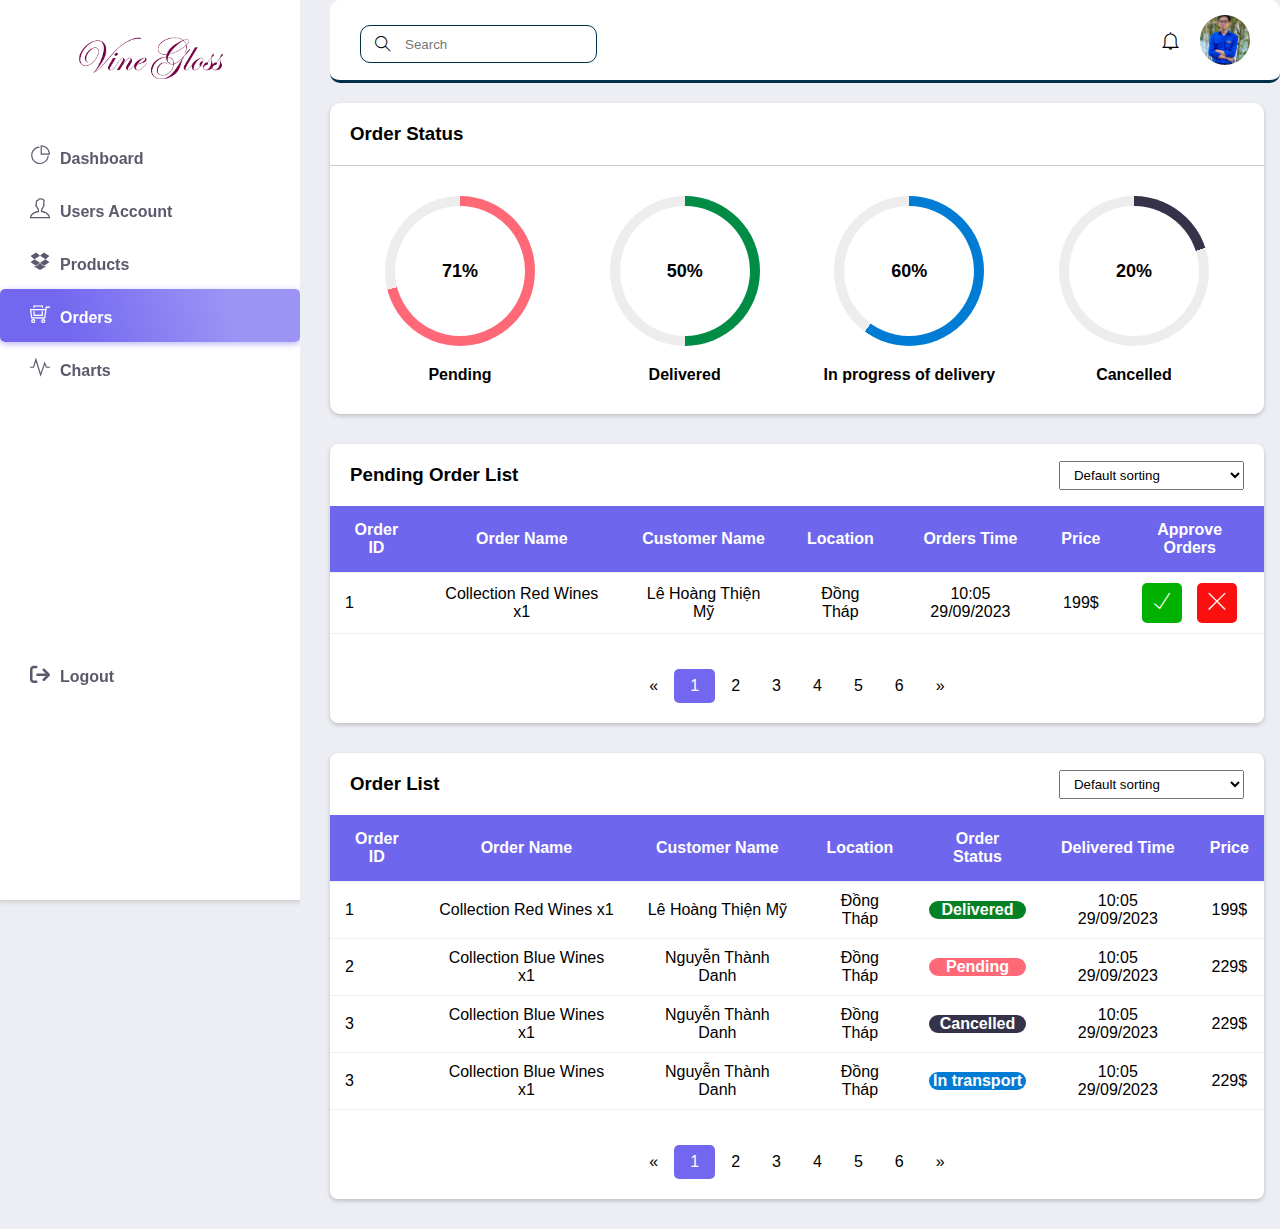
<file: Order.html>
<!DOCTYPE html>
<html lang="en">
<head>
    <meta charset="UTF-8">
    <meta name="viewport" content="width=device-width, initial-scale=1.0">
    <title>Document</title>
    <link rel="stylesheet" href="./asset/Order.css">
    <link rel="stylesheet" href="./icon/themify-icons/themify-icons.css">
    <link rel="stylesheet" href="./asset/toast.css">
    <script src="./JS/delivery.js" defer></script>
    <link rel="stylesheet" href="https://cdnjs.cloudflare.com/ajax/libs/font-awesome/6.4.2/css/all.min.css">

</head>
<body>
    <section id="menu">
        <div class="logo">
            <img src="./img/demologo.png" alt="">
        </div>

        <div class="item">
            <ul>
                <li><a href="./index.html"><i class="ti-pie-chart"></i>Dashboard</a></li>
                <li><a href="./User.html"><i class="ti-user"></i>Users Account</a></li>
                <li><a href="./Product.html"><i class="ti-dropbox-alt"></i>Products</a></li>
                <li><a href="./Order.html"><i class="ti-shopping-cart-full"></i>Orders</a></li>
                <li><a href="./Chart.html"><i class="ti-pulse"></i>Charts</a></li>
                <li class="logout-nav"><a href=""><i class="fa-solid fa-arrow-right-from-bracket"></i>Logout</a></li>

            </ul>
        </div>
    </section>

    <section id="interface">
        <div class="nav">
            <div class="n1">
                <div class="search">
                    <i class="ti-search"></i>
                    <input type="text" name="" placeholder="Search" id="">
                </div>
            </div>

            <div class="profile">
                <i class="ti-bell"></i>
                <img src="./img/user.jpg" alt="">
            </div>
        </div>

        <div class="fav-order-panel">
            <div class="fav-order-header">
                <h3>Order Status</h3>
            </div>
            <div class="fav-order-body">

                <div class="progress-box">
                    <div class="circular-progress-1">
                        <span class="progress-value-1">0%</span>
                    </div>

                    <span class="text">Pending</span>
                </div>

                <div class="progress-box">
                    <div class="circular-progress-2">
                        <span class="progress-value-2">0%</span>
                    </div>

                    <span class="text">Delivered</span>
                </div>

                <div class="progress-box">
                    <div class="circular-progress-3">
                        <span class="progress-value-3">0%</span>
                    </div>

                    <span class="text">In progress of delivery</span>
                </div>

                <div class="progress-box">
                    <div class="circular-progress-4">
                        <span class="progress-value-4">0%</span>
                    </div>

                    <span class="text">Cancelled</span>
                </div>
            </div>
        </div>


        <!-- Table Pending -->

        <div class="board">
            <div class="board-header">
                <h3>Pending Order List</h3>

                <div class="sort-bar">
                    <select id="sort_list">
                        <option class="sort_item" value="default_sort">Default sorting</option>
                        <option class="sort_item" value="popular_sort">Sort by Customer Name</option>
                        <option class="sort_item" value="average_sort">Sort by Price</option>
                        <option class="sort_item" value="average_sort">Sort by Location</option>
                        <option class="sort_item" value="average_sort">Delivery Time</option>
                    </select>
                </div>

            </div>
            <table width="100%">
                <thead>
                    <tr>
                        <td>Order ID</td>
                        <td>Order Name</td>
                        <td>Customer Name</td>
                        <td>Location</td>
                        <td>Orders Time</td>
                        <td>Price</td>
                        <td>Approve Orders</td>
                    </tr>
                </thead>

                <tbody>
                    <tr>
                        <td class="order-id">
                           <p>1</p>
                        </td>

                        <td class="order-name">
                            <p>Collection Red Wines x1</p>
                        </td>

                        <td class="order-cusname">
                            <p>Lê Hoàng Thiện Mỹ</p>
                        </td>
                            
                        <td class="location">
                            <p>Đồng Tháp</p>
                        </td>

                        <td class="order-time">
                            <p>10:05 29/09/2023</p>
                        </td>

                        <td class="order-price">
                            <p>199$</p>
                        </td>

                        <td>
                            <button onclick="showSuccessToast();" class="active-pending"><i class="ti-check"></i></button>
                            <button class="delete-pending js-delete-order"><i class="ti-close"></i></button>

                        </td>
                    </tr>
                </tbody>


                
                   
                
            </table>
            <div class="box-pagination">
                <div class="pagination">
                    <a href="#">&laquo;</a>
                    <a href="#" class="active">1</a>
                    <a href="#" >2</a>
                    <a href="#">3</a>
                    <a href="#">4</a>
                    <a href="#">5</a>
                    <a href="#">6</a>
                    <a href="#">&raquo;</a>
                </div>
            </div>
        </div>


        <!-- Table Order -->

        <div class="board">
            <div class="board-header">
                <h3>Order List</h3>

                <div class="sort-bar">
                    <select id="sort_list">
                        <option class="sort_item" value="default_sort">Default sorting</option>
                        <option class="sort_item" value="popular_sort">Sort by Customer Name</option>
                        <option class="sort_item" value="average_sort">Sort by Order Status</option>
                        <option class="sort_item" value="average_sort">Sort by Price</option>
                        <option class="sort_item" value="average_sort">Sort by Location</option>
                        <option class="sort_item" value="average_sort">Delivery Time</option>
                    </select>
                </div>

            </div>
            <table width="100%">
                <thead>
                    <tr>
                        <td>Order ID</td>
                        <td>Order Name</td>
                        <td>Customer Name</td>
                        <td>Location</td>
                        <td>Order Status</td>
                        <td>Delivered Time</td>
                        <td>Price</td>
                    </tr>
                </thead>

                <tbody>
                    <tr>
                        <td class="order-id">
                           <p>1</p>
                        </td>

                        <td class="order-name">
                            <p>Collection Red Wines x1</p>
                        </td>

                        <td class="order-cusname">
                            <p>Lê Hoàng Thiện Mỹ</p>
                        </td>
                            
                        <td class="location">
                            <p>Đồng Tháp</p>
                        </td>

                        <td class="order-status js-add-delivery" >
                            <p class="delivered">Delivered</p>
                        </td>
                        <td class="order-time">
                            <p>10:05 29/09/2023</p>
                        </td>

                        <td class="order-price">
                            <p>199$</p>
                        </td>
                    </tr>
                    
                   
                </tbody>
                   
                <tbody>
                    <tr>
                        <td class="order-id">
                           <p>2</p>
                        </td>

                     <td class="order-name">
                            <p>Collection Blue Wines x1</p>
                        </td>

                        <td class="order-cusname">
                            <p>Nguyễn Thành Danh</p>
                        </td>
                            
                        <td class="location">
                            <p>Đồng Tháp</p>
                        </td>

                        <td class="order-status js-add-delivery" >
                            <p class="pending">Pending</p>
                        </td>
                        <td class="order-time">
                            <p>10:05 29/09/2023</p>
                        </td>

                        <td class="order-price">
                            <p>229$</p>
                        </td>
                    </tr>
                    
                   
                </tbody>

                <tbody>
                    <tr>
                        <td class="order-id">
                           <p>3</p>
                        </td>

                     <td class="order-name">
                            <p>Collection Blue Wines x1</p>
                        </td>

                        <td class="order-cusname">
                            <p>Nguyễn Thành Danh</p>
                        </td>
                            
                        <td class="location">
                            <p>Đồng Tháp</p>
                        </td>

                        <td class="order-status js-add-delivery" >
                            <p class="cancel ">Cancelled</p>
                        </td>
                        <td class="order-time">
                            <p>10:05 29/09/2023</p>
                        </td>

                        <td class="order-price">
                            <p>229$</p>
                        </td>
                    </tr>
                    
                   
                </tbody>

                <tbody>
                    <tr>
                        <td class="order-id">
                           <p>3</p>
                        </td>

                     <td class="order-name">
                            <p>Collection Blue Wines x1</p>
                        </td>

                        <td class="order-cusname">
                            <p>Nguyễn Thành Danh</p>
                        </td>
                            
                        <td class="location">
                            <p>Đồng Tháp</p>
                        </td>

                        <td class="order-status js-add-delivery" >
                            <p class="in-transport">In transport</p>
                        </td>
                        <td class="order-time">
                            <p>10:05 29/09/2023</p>
                        </td>

                        <td class="order-price">
                            <p>229$</p>
                        </td>
                    </tr>
                    
                   
                </tbody>
            </table>

        <!--End Table Order -->

            <div class="box-pagination">
                <div class="pagination">
                    <a href="#">&laquo;</a>
                    <a href="#" class="active">1</a>
                    <a href="#" >2</a>
                    <a href="#">3</a>
                    <a href="#">4</a>
                    <a href="#">5</a>
                    <a href="#">6</a>
                    <a href="#">&raquo;</a>
                </div>
            </div>
        </div>
    </section>



    <!--Begin Modal-Delevery -->
    <div class="modal js-modal">
        <div class="modal-container js-modal-container">
            <!--Begin Close-button -->
            <div class="modal-close js-modal-close">
                <i class="ti-close"></i>
            </div>
           <!--End Close-button -->
            <header class="modal-header">
                <i class="ti-truck" style="padding: 16px"></i>
                Tiến trình giao hàng
            </header>
            <div class="modal-body">
                <div class="steps">
                    <div class="box-status">
                        <span class="circle active">
                            <img class="delivery-icon" src="./icon_img/order-delivery.png" alt="">
                        </span>
                        <p class="status-text active-text">Chờ xác nhận đơn hàng</p>
                    </div>

                    <div class="box-status">
                        <span class="circle">
                            <img class="delivery-icon" src="./icon_img/tracking.png" alt="">
                        </span>
                        <p class="status-text">Đang vận chuyển</p>
                    </div>

                    <div class="box-status">
                        <span class="circle">
                            <img class="delivery-icon" src="./icon_img/Thien mywine.png" alt="">
                        </span>
                        <p class="status-text">Giao hàng thành công</p>
                    </div>

                    <div class="progress-bar">
                        <span class="indicator"></span>
                    </div>
                </div>
                <div class="buttons">
                    <button id="prev" disabled >Prev</button>
                    <button id="next">Next</button>
                </div>
            </div>

        </div>
            
    </div>
    <!--End Modal-Delicverty -->




    <!--Begin Modal-Delete-->
    <div class="modal-delete js-modal-delete">
        <div class="modal-delete-container js-modal-delete-container">               
            <!--End Close-button -->
                <header class="modal-delete-header">
                    <p class="head-delete-arlert">Order Confirmation</p>
                </header>
                <div class="modal-delete-body">
                    
                    <div class="body-alert">
                        <p>Are you sure you want to delete this Order</p>
                    </div>
                    <hr>

                    <div class="btn-option">
                        <button class="cancel-account js-modal-delete-close">Cancel</button>
                        <button onclick="showErrorToast();" class="delete-account js-modal-deleted">Delete</button>
                    </div>
                    
                    </div>

                </div>
                
            </div>
        </div>
        <!--End Modal-Delete -->




        <script src="./JS/orders.js"></script>

        <!-- Toas message -->
        <script src="./JS/toast.js"></script>
        <link rel="stylesheet" href="https://cdnjs.cloudflare.com/ajax/libs/font-awesome/5.15.1/css/all.min.css" integrity="sha512-+4zCK9k+qNFUR5X+cKL9EIR+ZOhtIloNl9GIKS57V1MyNsYpYcUrUeQc9vNfzsWfV28IaLL3i96P9sdNyeRssA==" crossorigin="anonymous" />

        <div id="toast"></div>


        <script>
        function showSuccessToast() {
            toast({
            title: "Approved successful!",
            message: "Đã duyệt đơn hàng.",
            type: "success",
            duration: 5000
            });
        }

        function showErrorToast() {
            toast({
            title: "Deleted!",
            message: "Bạn vừa xóa một đơn hàng.",
            type: "error",
            duration: 5000
            });
        }
        </script>
    
</body>
</html>
</file>
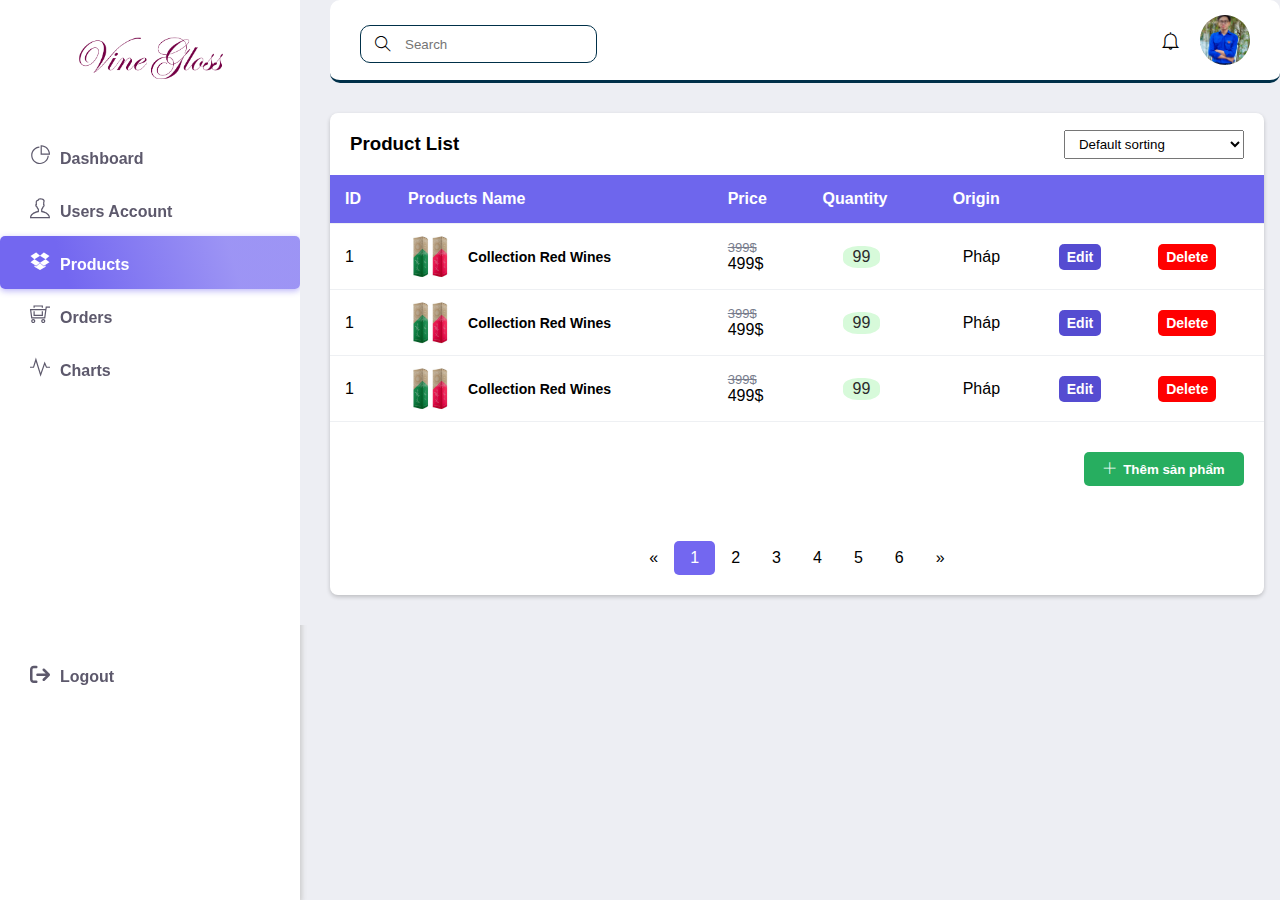
<file: Product.html>
<!DOCTYPE html>
<html lang="en">
<head>
    <meta charset="UTF-8">
    <meta name="viewport" content="width=device-width, initial-scale=1.0">
    <title>Document</title>
    <link rel="stylesheet" href="./asset/Product.css">
    <link rel="stylesheet" href="./icon/themify-icons/themify-icons.css">
    <link href="//maxcdn.bootstrapcdn.com/font-awesome/4.1.0/css/font-awesome.min.css" rel="stylesheet">
    <link href='https://fonts.googleapis.com/css?family=Lato' rel='stylesheet' type='text/css'>
    <link rel="stylesheet" href="https://cdnjs.cloudflare.com/ajax/libs/font-awesome/6.4.2/css/all.min.css">
    <link rel="stylesheet" href="./asset/toast.css">
</head>
<body>
    <section id="menu">
        <div class="logo">
            <img src="./img/demologo.png" alt="">
        </div>

        <div class="item">
            <ul>
                <li><a href="./index.html"><i class="ti-pie-chart"></i>Dashboard</a></li>
                <li><a href="./User.html"><i class="ti-user"></i>Users Account</a></li>
                <li><a href="./Product.html"><i class="ti-dropbox-alt"></i>Products</a></li>
                <li><a href="./Order.html"><i class="ti-shopping-cart-full"></i>Orders</a></li>
                <li><a href="./Chart.html"><i class="ti-pulse"></i>Charts</a></li>
                <li class="logout-nav"><a href=""><i class="fa-solid fa-arrow-right-from-bracket"></i>Logout</a></li>


            </ul>
        </div>
    </section>

    <section id="interface">
        <div class="nav">
            <div class="n1">
                <div class="search">
                    <i class="ti-search"></i>
                    <input type="text" name="" placeholder="Search" id="">
                </div>
            </div>

            <div class="profile">
                <i class="ti-bell"></i>
                <img src="./img/user.jpg" alt="">
            </div>
        </div>

        <div class="board">
            <div class="board-header">
                <h3>Product List</h3>

                <div class="sort-bar">
                    <select id="sort_list">
                        <option class="sort_item" value="default_sort">Default sorting</option>
                        <option class="sort_item" value="popular_sort">Sort by Products Name</option>
                        <option class="sort_item" value="average_sort">Sort by Quantity</option>
                        <option class="sort_item" value="average_sort">Sort by Price</option>
                        <option class="sort_item" value="average_sort">Sort by Origin</option>


                    </select>
                </div>
            </div>
            <table width="100%">
                <thead>
                    <tr>
                        <td>ID</td>
                        <td>Products Name</td>
                        <td>Price</td>
                        <td>Quantity </td>
                        <td>Origin</td>
                        <td></td>
                        <td></td>
                    </tr>
                </thead>

                <tbody>
                    <tr>
                        <td class="product-id">1</td>
                        <td class="product">
                            <img src="./img/image-product-05-min-300x300.jpg" alt="">
                            <div class="product-des">
                                <h5>Collection Red Wines</h5>
                            </div>
                        </td>

                        <td class="product-price">
                            <h5>399$</h5>
                            <p>499$</p>
                        </td>

                        <td class="quantity"><p>99</p></td>

                        <td class="origin">
                            <p>Pháp</p>
                        </td>

                        <td class="edit js-add-edit-product"><a href="#">Edit</a></td>
                        <td class="delete js-delete-acc"><a href="#">Delete</a></td>
                    </tr>
                    
                   
                </tbody>

                <tbody>
                    <tr>
                        <td class="product-id">1</td>
                        <td class="product">
                            <img src="./img/image-product-05-min-300x300.jpg" alt="">
                            <div class="product-des">
                                <h5>Collection Red Wines</h5>
                            </div>
                        </td>

                        <td class="product-price">
                            <h5>399$</h5>
                            <p>499$</p>
                        </td>

                        <td class="quantity"><p>99</p></td>

                        <td class="origin">
                            <p>Pháp</p>
                        </td>

                        <td class="edit js-add-edit-product"><a href="#">Edit</a></td>
                        <td class="delete js-delete-acc"><a href="#">Delete</a></td>
                    </tr>
                    
                   
                </tbody>
                <tbody>
                    <tr>
                        <td class="product-id">1</td>
                        <td class="product">
                            <img src="./img/image-product-05-min-300x300.jpg" alt="">
                            <div class="product-des">
                                <h5>Collection Red Wines</h5>
                            </div>
                        </td>

                        <td class="product-price">
                            <h5>399$</h5>
                            <p>499$</p>
                        </td>

                        <td class="quantity"><p>99</p></td>

                        <td class="origin">
                            <p>Pháp</p>
                        </td>

                        <td class="edit js-add-edit-product"><a href="#">Edit</a></td>
                        <td class="delete js-delete-acc"><a href="#">Delete</a></td>
                    </tr>
                    
                   
                </tbody>
            </table>

             <!-- ADD product button -->
             <div class="btn_add">
                <button class="add-poduct-btn js-add-product"><i class="ti-plus"></i> Thêm sản phẩm</button>
             </div>
             <!-- ADD product button -->

            <div class="box-pagination">
                <div class="pagination">
                    <a href="#">&laquo;</a>
                    <a href="#" class="active">1</a>
                    <a href="#" >2</a>
                    <a href="#">3</a>
                    <a href="#">4</a>
                    <a href="#">5</a>
                    <a href="#">6</a>
                    <a href="#">&raquo;</a>
                </div>
            </div>
            
        </div>

         

    </section>
    <!--Begin Modal-add -->
    <div class="modal js-modal">
        <div class="modal-container js-modal-container">
            <!--Begin Close-button -->
            <div class="modal-close js-modal-close">
                <i class="ti-close"></i>
            </div>
           <!--End Close-button -->
            <header class="modal-header">
                <i class="ti-bag" style="padding: 16px"></i>
                Add Products
            </header>
            <div class="modal-body">
                <div class="name-input">
                    <label for="product-name" class="modal-label">Product Name:</label>
                    <input type="text" name="" id="name" class="modal-input" required>
                </div>

                <div class="price-quantity-div">

                    <div class="price-input">
                        <label for="product-price "class="modal-label" >Price:</label>
                        <input type="text" id="price" class="modal-input" placeholder="100$" required>
                    </div>

                    <div class="quantity-input">
                        <label for="product-quantity"class="modal-label">Quantity</label>
                        <input type="number" min="0" placeholder="01" id="quantity" class="modal-input" required>
                    </div>
                </div>
                <div class="origin-input">
                    <label for="product-origin"class="modal-label">Origins</label>
                    <input type="text" id="origin" class="modal-input" required>
                </div>

                <div class="img-input">
                    <label for="img-product"class="modal-label">Choose Product Image:</label>
                    <input type="file">
                </div>
                
                <div class="btn-div">

                    <button class="clear-info-product-btn" >
                        <i class="ti-brush"></i>
                            Clear 
                        </button>

                    <button onclick="showSuccessToast();" class="add-info-product-btn js-modal-saveadd">
                    <i class="ti-check"></i>
                        Add Product
                    </button>

                </div>

            </div>
            
        </div>
    </div>
    <!--End Modal-add -->

    <!--Begin Modal-Edit -->
    <div class="modal-edit js-modal-edit">
        <div class="modal-edit-container js-modal-edit-container">
            <!--Begin Close-button -->
            <div class="modal-edit-close js-modal-edit-close">
                <i class="ti-close"></i>
            </div>
           <!--End Close-button -->
            <header class="modal-edit-header">
                <i class="ti-marker" style="padding: 16px"></i>
                Edit Infomation Product
            </header>
            <div class="modal-edit-body">
                <div class="name-input">
                    <label for="product-name" class="modal-label">Product Name:</label>
                    <input type="text" name="" id="name" class="modal-input" required>
                </div>

                <div class="price-quantity-div">

                    <div class="price-input">
                        <label for="product-price "class="modal-label" >Price:</label>
                        <input type="text" id="price" class="modal-input" placeholder="100$" required>
                    </div>

                    <div class="quantity-input">
                        <label for="product-quantity"class="modal-label">Quantity</label>
                        <input type="number" min="0" placeholder="01" id="quantity" class="modal-input" required>
                    </div>
                </div>
                <div class="origin-input">
                    <label for="product-origin"class="modal-label">Origins</label>
                    <input type="text" id="origin" class="modal-input" required>
                </div>

                <div class="img-input">
                    <label for="img-product"class="modal-label">Choose Product Image:</label>
                    <input type="file">
                </div>
                
                <div class="btn-div">

                    <button class="clear-info-product-btn" >
                        <i class="ti-brush"></i>
                            Clear 
                        </button>

                    <button onclick="showSuccessToast();" class="add-info-product-btn js-modal-savechange">
                    <i class="ti-save"></i>
                        Save Info
                    </button>

                </div>

            </div>
            
        </div>
    </div>
    <!--End Modal-Edit -->

    <!--Begin Modal-Delete-->
    <div class="modal-delete js-modal-delete">
        <div class="modal-delete-container js-modal-delete-container">
            <!--Begin Close-button -->
           
            <!--End Close-button -->
                <header class="modal-delete-header">
                    <p class="head-delete-arlert">Product Confirmation</p>
                </header>
                <div class="modal-delete-body">
                    
                    <div class="body-alert">
                        <p>Are you sure you want to delete this product?</p>
                    </div>
                    <hr>

                    <div class="btn-option">
                        <button class="cancel-account js-modal-delete-close">Cancel</button>
                        <button onclick="showErrorToast();" class="delete-account js-modal-deleted">Delete</button>
                    </div>
                    
                    </div>

                </div>
                
            </div>
        </div>
        <!--End Modal-Delete -->

        <!-- Java script modal-->

        <script src="./JS/product.js"></script>

        <!-- Toas message -->
        <script src="./JS/toast.js"></script>
        <link rel="stylesheet" href="https://cdnjs.cloudflare.com/ajax/libs/font-awesome/5.15.1/css/all.min.css" integrity="sha512-+4zCK9k+qNFUR5X+cKL9EIR+ZOhtIloNl9GIKS57V1MyNsYpYcUrUeQc9vNfzsWfV28IaLL3i96P9sdNyeRssA==" crossorigin="anonymous" />

        <div id="toast"></div>


        <script>
        function showSuccessToast() {
            toast({
            title: "Successful!",
            message: "Thao tác thành công.",
            type: "success",
            duration: 5000
            });
        }

        function showErrorToast() {
            toast({
            title: "Deleted!",
            message: "Bạn vừa xóa một sản phẩm.",
            type: "error",
            duration: 5000
            });
        }
        </script>
</body>
</html>
</file>
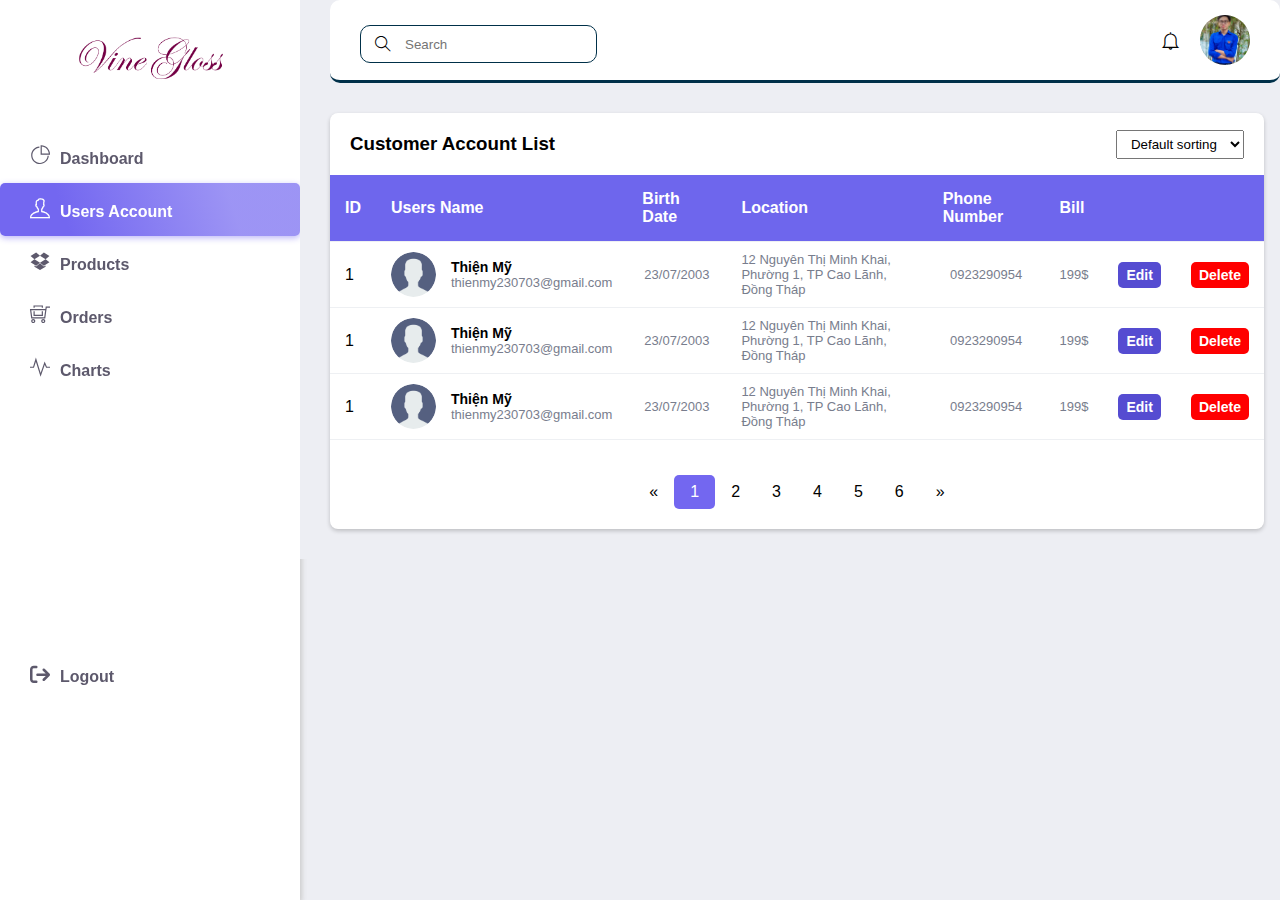
<file: User.html>
<!DOCTYPE html>
<html lang="en">
<head>
    <meta charset="UTF-8">
    <meta name="viewport" content="width=device-width, initial-scale=1.0">
    <title>Document</title>
    <link rel="stylesheet" href="./asset/User.css">
    <link rel="stylesheet" href="./icon/themify-icons/themify-icons.css">
    <link rel="stylesheet" href="./asset/toast.css">
    <link rel="stylesheet" href="https://cdnjs.cloudflare.com/ajax/libs/font-awesome/6.4.2/css/all.min.css">

</head>
<body>
    <section id="menu">
        <div class="logo">
            <img src="./img/demologo.png" alt="">
        </div>

        <div class="item">
            <ul>
                <li><a href="./index.html"><i class="ti-pie-chart"></i>Dashboard</a></li>
                <li><a href="./User.html"><i class="ti-user"></i>Users Account</a></li>
                <li><a href="./Product.html"><i class="ti-dropbox-alt"></i>Products</a></li>
                <li><a href="./Order.html"><i class="ti-shopping-cart-full"></i>Orders</a></li>
                <li><a href="./Chart.html"><i class="ti-pulse"></i>Charts</a></li>
                <li class="logout-nav"><a href=""><i class="fa-solid fa-arrow-right-from-bracket"></i>Logout</a></li>
            </ul>
        </div>
    </section>

    <section id="interface">
        <div class="nav">
            <div class="n1">
                <div class="search">
                    <i class="ti-search"></i>
                    <input type="text" name="" placeholder="Search" id="">
                </div>
            </div>

            <div class="profile">
                <i class="ti-bell"></i>
                <img src="./img/user.jpg" alt="">
            </div>
        </div>

        <div class="board">
            <div class="board-header">
                <h3>Customer Account List</h3>
                <div class="sort-bar">
                    <select id="sort_list">
                        <option class="sort_item" value="default_sort">Default sorting</option>
                        <option class="sort_item" value="popular_sort">Sort by Name</option>
                        <option class="sort_item" value="average_sort">Sort by Bill</option>
                    </select>
                </div>
            </div>
            <table width="100%">
                <thead>
                    <tr>
                        <td>ID</td>
                        <td>Users Name</td>
                        <td>Birth date</td>
                        <td>Location</td>
                        <td>Phone Number </td>
                        <td>Bill</td>
                        <td></td>
                        <td></td>
                    </tr>
                </thead>

                    <tr>
                        <td id="customer-id">1</td>

                        <td class="people">
                            <img src="./img/customer.png" alt="">
                            <div class="people-des">
                                <h5>Thiện Mỹ</h5>
                                <p>thienmy230703@gmail.com</p>
                            </div>
                        </td>

                        <td class="cus-bdate">
                            <p>23/07/2003</p>
                        </td>

                        <td class="people-des">
                            <p>12 Nguyên Thị Minh Khai, Phường 1, TP Cao Lãnh, Đồng Tháp</p>
                        </td>

                        <td class="cus-phone"><p>0923290954</p></td>

                        <td class="cus-bill">
                            <p>199$</p>
                        </td>

                        <td class="edit js-edit-product"><a href="#">Edit</a></td>
                        <td class="delete js-delete-acc"><a href="#">Delete</a></td>
                    </tr>

                    <tr>
                        <td id="customer-id">1</td>

                        <td class="people">
                            <img src="./img/customer.png" alt="">
                            <div class="people-des">
                                <h5>Thiện Mỹ</h5>
                                <p>thienmy230703@gmail.com</p>
                            </div>
                        </td>

                        <td class="cus-bdate">
                            <p>23/07/2003</p>
                        </td>

                        <td class="people-des">
                            <p>12 Nguyên Thị Minh Khai, Phường 1, TP Cao Lãnh, Đồng Tháp</p>
                        </td>

                        <td class="cus-phone"><p>0923290954</p></td>

                        <td class="cus-bill">
                            <p>199$</p>
                        </td>

                        <td class="edit js-edit-product"><a href="#">Edit</a></td>
                        <td class="delete js-delete-acc"><a href="#">Delete</a></td>
                    </tr>

                    <tr>
                        <td id="customer-id">1</td>

                        <td class="people">
                            <img src="./img/customer.png" alt="">
                            <div class="people-des">
                                <h5>Thiện Mỹ</h5>
                                <p>thienmy230703@gmail.com</p>
                            </div>
                        </td>

                        <td class="cus-bdate">
                            <p>23/07/2003</p>
                        </td>

                        <td class="people-des">
                            <p>12 Nguyên Thị Minh Khai, Phường 1, TP Cao Lãnh, Đồng Tháp</p>
                        </td>

                        <td class="cus-phone"><p>0923290954</p></td>

                        <td class="cus-bill">
                            <p>199$</p>
                        </td>

                        <td class="edit js-edit-product"><a href="#">Edit</a></td>
                        <td class="delete js-delete-acc"><a href="#">Delete</a></td>
                    </tr>
            </table>
            
            <div class="box-pagination">
                <div class="pagination">
                    <a href="#">&laquo;</a>
                    <a href="#" class="active">1</a>
                    <a href="#" >2</a>
                    <a href="#">3</a>
                    <a href="#">4</a>
                    <a href="#">5</a>
                    <a href="#">6</a>
                    <a href="#">&raquo;</a>
                </div>
            </div>
        </div>
        <!--Begin Modal-Edit -->
        <div class="modal js-modal">
            <div class="modal-container js-modal-container">
                <!--Begin Close-button -->
                <div class="modal-close js-modal-close">
                    <i class="ti-close"></i>
                </div>
                <!--End Close-button -->
                    <header class="modal-header">
                        <i class="ti-user" style="padding: 16px"></i>
                        Edit Customer Account
                    </header>
                    <div class="modal-body">
                        <div class="name-input">
                            <h3 class="cus-id-edit">Edit ID: 1</h3>
                            <label for="name-cus" class="modal-label">Customer Name:</label>
                            <input type="text" name="" id="name" class="modal-input" required>
                        </div>

                        <div class="img-input">
                            <label for="img-product"class="modal-label">Change image Customer:</label>
                            <input type="file">
                        </div>

                         <div class="brday-input">
                            <label for="cus-birtdate"class="modal-label" >Birhdate:</label>
                            <input type="date" id="price" class="modal-input" placeholder="dd/mm/yyyy" required>
                        </div>

                         <div class="locate-input">
                            <label for="cus-locate"class="modal-label">Location</label>
                            <input type="text"  class="modal-input" required>
                        </div>
                        
                        <div class="phone-input">
                            <label for="cus-phone"class="modal-label">Phone Number:</label>
                            <input type="text" id="origin" class="modal-input" required>
                        </div>

                        <div class="email-input">
                            <label for="cus-email"class="modal-label">E-mail:</label>
                            <input type="email" id="origin" class="modal-input" required>
                        </div>

                        <div class="bill-input">
                            <label for="cus-bill"class="modal-label">Bill:</label>
                            <input type="text" id="origin" class="modal-input" required>
                        </div>
                        
                        <div class="btn-div">
                            <button onclick="showSuccessToast(); "class="save-info-cus-btn js-modal-savechange">
                            <i class="ti-save"></i>
                                Save change
                            </button>

                        </div>

                    </div>
                    
                </div>
            </div>
            <!--End Modal-Edit -->



        <!--Begin Modal-Delete-->
        <div class="modal-delete js-modal-delete">
            <div class="modal-delete-container js-modal-delete-container">               
                <!--End Close-button -->
                    <header class="modal-delete-header">
                        <p class="head-delete-arlert">Account Confirmation</p>
                    </header>
                    <div class="modal-delete-body">
                        
                        <div class="body-alert">
                            <p>Are you sure you want to delete this account?</p>
                        </div>
                        <hr>

                        <div class="btn-option">
                            <button class="cancel-account js-modal-delete-close">Cancel</button>
                            <button onclick="showErrorToast();" class="delete-account js-modal-deleted">Delete</button>
                        </div>
                        
                        </div>

                    </div>
                    
                </div>
            </div>
            <!--End Modal-Delete -->

            <!-- JAVA SCRIPT -->
           <script src="./JS/user.js"></script>

            <!-- Toas message -->

           <script src="./JS/toast.js"></script>
            <link rel="stylesheet" href="https://cdnjs.cloudflare.com/ajax/libs/font-awesome/5.15.1/css/all.min.css" integrity="sha512-+4zCK9k+qNFUR5X+cKL9EIR+ZOhtIloNl9GIKS57V1MyNsYpYcUrUeQc9vNfzsWfV28IaLL3i96P9sdNyeRssA==" crossorigin="anonymous" />

            <div id="toast"></div>

            <script>
            function showSuccessToast() {
                toast({
                title: "Edit successful!",
                message: "Chỉnh sửa thông tin thành công.",
                type: "success",
                duration: 5000
                });
            }

            function showErrorToast() {
                toast({
                title: "Deleted!",
                message: "Bạn vừa xóa một tài khoản người dùng.",
                type: "error",
                duration: 5000
                });
            }
            </script>
</body>
</html>
</file>
<file: icon/themify-icons/demo-files/demo.css>
body {
	font: normal 1em/1.5em Arial, Helvetica, sans-serif;
	max-width: 90%;
	margin: 30px auto 0;
}
h1, h3 {
	font-weight: normal;
}
h3 {
	font-size: 1.4;
	text-transform: uppercase;
	letter-spacing: 1px;
}

.icon-section {
	margin: 0 0 3em;
	clear: both;
	overflow: hidden;
}
.icon-container {
	width: 240px; 
	padding: .7em 0;
	float: left; 
	position: relative;
	text-align: left;
}
.icon-container [class^="ti-"], 
.icon-container [class*=" ti-"] {
	color: #000;
	position: absolute;
	margin-top: 3px;
	transition: .3s;
}
.icon-container:hover [class^="ti-"],
.icon-container:hover [class*=" ti-"] {
	font-size: 2.2em;
	margin-top: -5px;
}
.icon-container:hover .icon-name {
	color: #000;
}
.icon-name {
	color: #aaa;
	margin-left: 35px;
	font-size: .8em;
	transition: .3s;
}
.icon-container:hover .icon-name {
	margin-left: 45px;
}
</file>
<file: icon/themify-icons/themify-icons.css>
@font-face {
	font-family: 'themify';
	src:url('fonts/themify.eot?-fvbane');
	src:url('fonts/themify.eot?#iefix-fvbane') format('embedded-opentype'),
		url('fonts/themify.woff?-fvbane') format('woff'),
		url('fonts/themify.ttf?-fvbane') format('truetype'),
		url('fonts/themify.svg?-fvbane#themify') format('svg');
	font-weight: normal;
	font-style: normal;
}

[class^="ti-"], [class*=" ti-"] {
	font-family: 'themify';
	speak: none;
	font-style: normal;
	font-weight: normal;
	font-variant: normal;
	text-transform: none;
	line-height: 1;

	/* Better Font Rendering =========== */
	-webkit-font-smoothing: antialiased;
	-moz-osx-font-smoothing: grayscale;
}

.ti-wand:before {
	content: "\e600";
}
.ti-volume:before {
	content: "\e601";
}
.ti-user:before {
	content: "\e602";
}
.ti-unlock:before {
	content: "\e603";
}
.ti-unlink:before {
	content: "\e604";
}
.ti-trash:before {
	content: "\e605";
}
.ti-thought:before {
	content: "\e606";
}
.ti-target:before {
	content: "\e607";
}
.ti-tag:before {
	content: "\e608";
}
.ti-tablet:before {
	content: "\e609";
}
.ti-star:before {
	content: "\e60a";
}
.ti-spray:before {
	content: "\e60b";
}
.ti-signal:before {
	content: "\e60c";
}
.ti-shopping-cart:before {
	content: "\e60d";
}
.ti-shopping-cart-full:before {
	content: "\e60e";
}
.ti-settings:before {
	content: "\e60f";
}
.ti-search:before {
	content: "\e610";
}
.ti-zoom-in:before {
	content: "\e611";
}
.ti-zoom-out:before {
	content: "\e612";
}
.ti-cut:before {
	content: "\e613";
}
.ti-ruler:before {
	content: "\e614";
}
.ti-ruler-pencil:before {
	content: "\e615";
}
.ti-ruler-alt:before {
	content: "\e616";
}
.ti-bookmark:before {
	content: "\e617";
}
.ti-bookmark-alt:before {
	content: "\e618";
}
.ti-reload:before {
	content: "\e619";
}
.ti-plus:before {
	content: "\e61a";
}
.ti-pin:before {
	content: "\e61b";
}
.ti-pencil:before {
	content: "\e61c";
}
.ti-pencil-alt:before {
	content: "\e61d";
}
.ti-paint-roller:before {
	content: "\e61e";
}
.ti-paint-bucket:before {
	content: "\e61f";
}
.ti-na:before {
	content: "\e620";
}
.ti-mobile:before {
	content: "\e621";
}
.ti-minus:before {
	content: "\e622";
}
.ti-medall:before {
	content: "\e623";
}
.ti-medall-alt:before {
	content: "\e624";
}
.ti-marker:before {
	content: "\e625";
}
.ti-marker-alt:before {
	content: "\e626";
}
.ti-arrow-up:before {
	content: "\e627";
}
.ti-arrow-right:before {
	content: "\e628";
}
.ti-arrow-left:before {
	content: "\e629";
}
.ti-arrow-down:before {
	content: "\e62a";
}
.ti-lock:before {
	content: "\e62b";
}
.ti-location-arrow:before {
	content: "\e62c";
}
.ti-link:before {
	content: "\e62d";
}
.ti-layout:before {
	content: "\e62e";
}
.ti-layers:before {
	content: "\e62f";
}
.ti-layers-alt:before {
	content: "\e630";
}
.ti-key:before {
	content: "\e631";
}
.ti-import:before {
	content: "\e632";
}
.ti-image:before {
	content: "\e633";
}
.ti-heart:before {
	content: "\e634";
}
.ti-heart-broken:before {
	content: "\e635";
}
.ti-hand-stop:before {
	content: "\e636";
}
.ti-hand-open:before {
	content: "\e637";
}
.ti-hand-drag:before {
	content: "\e638";
}
.ti-folder:before {
	content: "\e639";
}
.ti-flag:before {
	content: "\e63a";
}
.ti-flag-alt:before {
	content: "\e63b";
}
.ti-flag-alt-2:before {
	content: "\e63c";
}
.ti-eye:before {
	content: "\e63d";
}
.ti-export:before {
	content: "\e63e";
}
.ti-exchange-vertical:before {
	content: "\e63f";
}
.ti-desktop:before {
	content: "\e640";
}
.ti-cup:before {
	content: "\e641";
}
.ti-crown:before {
	content: "\e642";
}
.ti-comments:before {
	content: "\e643";
}
.ti-comment:before {
	content: "\e644";
}
.ti-comment-alt:before {
	content: "\e645";
}
.ti-close:before {
	content: "\e646";
}
.ti-clip:before {
	content: "\e647";
}
.ti-angle-up:before {
	content: "\e648";
}
.ti-angle-right:before {
	content: "\e649";
}
.ti-angle-left:before {
	content: "\e64a";
}
.ti-angle-down:before {
	content: "\e64b";
}
.ti-check:before {
	content: "\e64c";
}
.ti-check-box:before {
	content: "\e64d";
}
.ti-camera:before {
	content: "\e64e";
}
.ti-announcement:before {
	content: "\e64f";
}
.ti-brush:before {
	content: "\e650";
}
.ti-briefcase:before {
	content: "\e651";
}
.ti-bolt:before {
	content: "\e652";
}
.ti-bolt-alt:before {
	content: "\e653";
}
.ti-blackboard:before {
	content: "\e654";
}
.ti-bag:before {
	content: "\e655";
}
.ti-move:before {
	content: "\e656";
}
.ti-arrows-vertical:before {
	content: "\e657";
}
.ti-arrows-horizontal:before {
	content: "\e658";
}
.ti-fullscreen:before {
	content: "\e659";
}
.ti-arrow-top-right:before {
	content: "\e65a";
}
.ti-arrow-top-left:before {
	content: "\e65b";
}
.ti-arrow-circle-up:before {
	content: "\e65c";
}
.ti-arrow-circle-right:before {
	content: "\e65d";
}
.ti-arrow-circle-left:before {
	content: "\e65e";
}
.ti-arrow-circle-down:before {
	content: "\e65f";
}
.ti-angle-double-up:before {
	content: "\e660";
}
.ti-angle-double-right:before {
	content: "\e661";
}
.ti-angle-double-left:before {
	content: "\e662";
}
.ti-angle-double-down:before {
	content: "\e663";
}
.ti-zip:before {
	content: "\e664";
}
.ti-world:before {
	content: "\e665";
}
.ti-wheelchair:before {
	content: "\e666";
}
.ti-view-list:before {
	content: "\e667";
}
.ti-view-list-alt:before {
	content: "\e668";
}
.ti-view-grid:before {
	content: "\e669";
}
.ti-uppercase:before {
	content: "\e66a";
}
.ti-upload:before {
	content: "\e66b";
}
.ti-underline:before {
	content: "\e66c";
}
.ti-truck:before {
	content: "\e66d";
}
.ti-timer:before {
	content: "\e66e";
}
.ti-ticket:before {
	content: "\e66f";
}
.ti-thumb-up:before {
	content: "\e670";
}
.ti-thumb-down:before {
	content: "\e671";
}
.ti-text:before {
	content: "\e672";
}
.ti-stats-up:before {
	content: "\e673";
}
.ti-stats-down:before {
	content: "\e674";
}
.ti-split-v:before {
	content: "\e675";
}
.ti-split-h:before {
	content: "\e676";
}
.ti-smallcap:before {
	content: "\e677";
}
.ti-shine:before {
	content: "\e678";
}
.ti-shift-right:before {
	content: "\e679";
}
.ti-shift-left:before {
	content: "\e67a";
}
.ti-shield:before {
	content: "\e67b";
}
.ti-notepad:before {
	content: "\e67c";
}
.ti-server:before {
	content: "\e67d";
}
.ti-quote-right:before {
	content: "\e67e";
}
.ti-quote-left:before {
	content: "\e67f";
}
.ti-pulse:before {
	content: "\e680";
}
.ti-printer:before {
	content: "\e681";
}
.ti-power-off:before {
	content: "\e682";
}
.ti-plug:before {
	content: "\e683";
}
.ti-pie-chart:before {
	content: "\e684";
}
.ti-paragraph:before {
	content: "\e685";
}
.ti-panel:before {
	content: "\e686";
}
.ti-package:before {
	content: "\e687";
}
.ti-music:before {
	content: "\e688";
}
.ti-music-alt:before {
	content: "\e689";
}
.ti-mouse:before {
	content: "\e68a";
}
.ti-mouse-alt:before {
	content: "\e68b";
}
.ti-money:before {
	content: "\e68c";
}
.ti-microphone:before {
	content: "\e68d";
}
.ti-menu:before {
	content: "\e68e";
}
.ti-menu-alt:before {
	content: "\e68f";
}
.ti-map:before {
	content: "\e690";
}
.ti-map-alt:before {
	content: "\e691";
}
.ti-loop:before {
	content: "\e692";
}
.ti-location-pin:before {
	content: "\e693";
}
.ti-list:before {
	content: "\e694";
}
.ti-light-bulb:before {
	content: "\e695";
}
.ti-Italic:before {
	content: "\e696";
}
.ti-info:before {
	content: "\e697";
}
.ti-infinite:before {
	content: "\e698";
}
.ti-id-badge:before {
	content: "\e699";
}
.ti-hummer:before {
	content: "\e69a";
}
.ti-home:before {
	content: "\e69b";
}
.ti-help:before {
	content: "\e69c";
}
.ti-headphone:before {
	content: "\e69d";
}
.ti-harddrives:before {
	content: "\e69e";
}
.ti-harddrive:before {
	content: "\e69f";
}
.ti-gift:before {
	content: "\e6a0";
}
.ti-game:before {
	content: "\e6a1";
}
.ti-filter:before {
	content: "\e6a2";
}
.ti-files:before {
	content: "\e6a3";
}
.ti-file:before {
	content: "\e6a4";
}
.ti-eraser:before {
	content: "\e6a5";
}
.ti-envelope:before {
	content: "\e6a6";
}
.ti-download:before {
	content: "\e6a7";
}
.ti-direction:before {
	content: "\e6a8";
}
.ti-direction-alt:before {
	content: "\e6a9";
}
.ti-dashboard:before {
	content: "\e6aa";
}
.ti-control-stop:before {
	content: "\e6ab";
}
.ti-control-shuffle:before {
	content: "\e6ac";
}
.ti-control-play:before {
	content: "\e6ad";
}
.ti-control-pause:before {
	content: "\e6ae";
}
.ti-control-forward:before {
	content: "\e6af";
}
.ti-control-backward:before {
	content: "\e6b0";
}
.ti-cloud:before {
	content: "\e6b1";
}
.ti-cloud-up:before {
	content: "\e6b2";
}
.ti-cloud-down:before {
	content: "\e6b3";
}
.ti-clipboard:before {
	content: "\e6b4";
}
.ti-car:before {
	content: "\e6b5";
}
.ti-calendar:before {
	content: "\e6b6";
}
.ti-book:before {
	content: "\e6b7";
}
.ti-bell:before {
	content: "\e6b8";
}
.ti-basketball:before {
	content: "\e6b9";
}
.ti-bar-chart:before {
	content: "\e6ba";
}
.ti-bar-chart-alt:before {
	content: "\e6bb";
}
.ti-back-right:before {
	content: "\e6bc";
}
.ti-back-left:before {
	content: "\e6bd";
}
.ti-arrows-corner:before {
	content: "\e6be";
}
.ti-archive:before {
	content: "\e6bf";
}
.ti-anchor:before {
	content: "\e6c0";
}
.ti-align-right:before {
	content: "\e6c1";
}
.ti-align-left:before {
	content: "\e6c2";
}
.ti-align-justify:before {
	content: "\e6c3";
}
.ti-align-center:before {
	content: "\e6c4";
}
.ti-alert:before {
	content: "\e6c5";
}
.ti-alarm-clock:before {
	content: "\e6c6";
}
.ti-agenda:before {
	content: "\e6c7";
}
.ti-write:before {
	content: "\e6c8";
}
.ti-window:before {
	content: "\e6c9";
}
.ti-widgetized:before {
	content: "\e6ca";
}
.ti-widget:before {
	content: "\e6cb";
}
.ti-widget-alt:before {
	content: "\e6cc";
}
.ti-wallet:before {
	content: "\e6cd";
}
.ti-video-clapper:before {
	content: "\e6ce";
}
.ti-video-camera:before {
	content: "\e6cf";
}
.ti-vector:before {
	content: "\e6d0";
}
.ti-themify-logo:before {
	content: "\e6d1";
}
.ti-themify-favicon:before {
	content: "\e6d2";
}
.ti-themify-favicon-alt:before {
	content: "\e6d3";
}
.ti-support:before {
	content: "\e6d4";
}
.ti-stamp:before {
	content: "\e6d5";
}
.ti-split-v-alt:before {
	content: "\e6d6";
}
.ti-slice:before {
	content: "\e6d7";
}
.ti-shortcode:before {
	content: "\e6d8";
}
.ti-shift-right-alt:before {
	content: "\e6d9";
}
.ti-shift-left-alt:before {
	content: "\e6da";
}
.ti-ruler-alt-2:before {
	content: "\e6db";
}
.ti-receipt:before {
	content: "\e6dc";
}
.ti-pin2:before {
	content: "\e6dd";
}
.ti-pin-alt:before {
	content: "\e6de";
}
.ti-pencil-alt2:before {
	content: "\e6df";
}
.ti-palette:before {
	content: "\e6e0";
}
.ti-more:before {
	content: "\e6e1";
}
.ti-more-alt:before {
	content: "\e6e2";
}
.ti-microphone-alt:before {
	content: "\e6e3";
}
.ti-magnet:before {
	content: "\e6e4";
}
.ti-line-double:before {
	content: "\e6e5";
}
.ti-line-dotted:before {
	content: "\e6e6";
}
.ti-line-dashed:before {
	content: "\e6e7";
}
.ti-layout-width-full:before {
	content: "\e6e8";
}
.ti-layout-width-default:before {
	content: "\e6e9";
}
.ti-layout-width-default-alt:before {
	content: "\e6ea";
}
.ti-layout-tab:before {
	content: "\e6eb";
}
.ti-layout-tab-window:before {
	content: "\e6ec";
}
.ti-layout-tab-v:before {
	content: "\e6ed";
}
.ti-layout-tab-min:before {
	content: "\e6ee";
}
.ti-layout-slider:before {
	content: "\e6ef";
}
.ti-layout-slider-alt:before {
	content: "\e6f0";
}
.ti-layout-sidebar-right:before {
	content: "\e6f1";
}
.ti-layout-sidebar-none:before {
	content: "\e6f2";
}
.ti-layout-sidebar-left:before {
	content: "\e6f3";
}
.ti-layout-placeholder:before {
	content: "\e6f4";
}
.ti-layout-menu:before {
	content: "\e6f5";
}
.ti-layout-menu-v:before {
	content: "\e6f6";
}
.ti-layout-menu-separated:before {
	content: "\e6f7";
}
.ti-layout-menu-full:before {
	content: "\e6f8";
}
.ti-layout-media-right-alt:before {
	content: "\e6f9";
}
.ti-layout-media-right:before {
	content: "\e6fa";
}
.ti-layout-media-overlay:before {
	content: "\e6fb";
}
.ti-layout-media-overlay-alt:before {
	content: "\e6fc";
}
.ti-layout-media-overlay-alt-2:before {
	content: "\e6fd";
}
.ti-layout-media-left-alt:before {
	content: "\e6fe";
}
.ti-layout-media-left:before {
	content: "\e6ff";
}
.ti-layout-media-center-alt:before {
	content: "\e700";
}
.ti-layout-media-center:before {
	content: "\e701";
}
.ti-layout-list-thumb:before {
	content: "\e702";
}
.ti-layout-list-thumb-alt:before {
	content: "\e703";
}
.ti-layout-list-post:before {
	content: "\e704";
}
.ti-layout-list-large-image:before {
	content: "\e705";
}
.ti-layout-line-solid:before {
	content: "\e706";
}
.ti-layout-grid4:before {
	content: "\e707";
}
.ti-layout-grid3:before {
	content: "\e708";
}
.ti-layout-grid2:before {
	content: "\e709";
}
.ti-layout-grid2-thumb:before {
	content: "\e70a";
}
.ti-layout-cta-right:before {
	content: "\e70b";
}
.ti-layout-cta-left:before {
	content: "\e70c";
}
.ti-layout-cta-center:before {
	content: "\e70d";
}
.ti-layout-cta-btn-right:before {
	content: "\e70e";
}
.ti-layout-cta-btn-left:before {
	content: "\e70f";
}
.ti-layout-column4:before {
	content: "\e710";
}
.ti-layout-column3:before {
	content: "\e711";
}
.ti-layout-column2:before {
	content: "\e712";
}
.ti-layout-accordion-separated:before {
	content: "\e713";
}
.ti-layout-accordion-merged:before {
	content: "\e714";
}
.ti-layout-accordion-list:before {
	content: "\e715";
}
.ti-ink-pen:before {
	content: "\e716";
}
.ti-info-alt:before {
	content: "\e717";
}
.ti-help-alt:before {
	content: "\e718";
}
.ti-headphone-alt:before {
	content: "\e719";
}
.ti-hand-point-up:before {
	content: "\e71a";
}
.ti-hand-point-right:before {
	content: "\e71b";
}
.ti-hand-point-left:before {
	content: "\e71c";
}
.ti-hand-point-down:before {
	content: "\e71d";
}
.ti-gallery:before {
	content: "\e71e";
}
.ti-face-smile:before {
	content: "\e71f";
}
.ti-face-sad:before {
	content: "\e720";
}
.ti-credit-card:before {
	content: "\e721";
}
.ti-control-skip-forward:before {
	content: "\e722";
}
.ti-control-skip-backward:before {
	content: "\e723";
}
.ti-control-record:before {
	content: "\e724";
}
.ti-control-eject:before {
	content: "\e725";
}
.ti-comments-smiley:before {
	content: "\e726";
}
.ti-brush-alt:before {
	content: "\e727";
}
.ti-youtube:before {
	content: "\e728";
}
.ti-vimeo:before {
	content: "\e729";
}
.ti-twitter:before {
	content: "\e72a";
}
.ti-time:before {
	content: "\e72b";
}
.ti-tumblr:before {
	content: "\e72c";
}
.ti-skype:before {
	content: "\e72d";
}
.ti-share:before {
	content: "\e72e";
}
.ti-share-alt:before {
	content: "\e72f";
}
.ti-rocket:before {
	content: "\e730";
}
.ti-pinterest:before {
	content: "\e731";
}
.ti-new-window:before {
	content: "\e732";
}
.ti-microsoft:before {
	content: "\e733";
}
.ti-list-ol:before {
	content: "\e734";
}
.ti-linkedin:before {
	content: "\e735";
}
.ti-layout-sidebar-2:before {
	content: "\e736";
}
.ti-layout-grid4-alt:before {
	content: "\e737";
}
.ti-layout-grid3-alt:before {
	content: "\e738";
}
.ti-layout-grid2-alt:before {
	content: "\e739";
}
.ti-layout-column4-alt:before {
	content: "\e73a";
}
.ti-layout-column3-alt:before {
	content: "\e73b";
}
.ti-layout-column2-alt:before {
	content: "\e73c";
}
.ti-instagram:before {
	content: "\e73d";
}
.ti-google:before {
	content: "\e73e";
}
.ti-github:before {
	content: "\e73f";
}
.ti-flickr:before {
	content: "\e740";
}
.ti-facebook:before {
	content: "\e741";
}
.ti-dropbox:before {
	content: "\e742";
}
.ti-dribbble:before {
	content: "\e743";
}
.ti-apple:before {
	content: "\e744";
}
.ti-android:before {
	content: "\e745";
}
.ti-save:before {
	content: "\e746";
}
.ti-save-alt:before {
	content: "\e747";
}
.ti-yahoo:before {
	content: "\e748";
}
.ti-wordpress:before {
	content: "\e749";
}
.ti-vimeo-alt:before {
	content: "\e74a";
}
.ti-twitter-alt:before {
	content: "\e74b";
}
.ti-tumblr-alt:before {
	content: "\e74c";
}
.ti-trello:before {
	content: "\e74d";
}
.ti-stack-overflow:before {
	content: "\e74e";
}
.ti-soundcloud:before {
	content: "\e74f";
}
.ti-sharethis:before {
	content: "\e750";
}
.ti-sharethis-alt:before {
	content: "\e751";
}
.ti-reddit:before {
	content: "\e752";
}
.ti-pinterest-alt:before {
	content: "\e753";
}
.ti-microsoft-alt:before {
	content: "\e754";
}
.ti-linux:before {
	content: "\e755";
}
.ti-jsfiddle:before {
	content: "\e756";
}
.ti-joomla:before {
	content: "\e757";
}
.ti-html5:before {
	content: "\e758";
}
.ti-flickr-alt:before {
	content: "\e759";
}
.ti-email:before {
	content: "\e75a";
}
.ti-drupal:before {
	content: "\e75b";
}
.ti-dropbox-alt:before {
	content: "\e75c";
}
.ti-css3:before {
	content: "\e75d";
}
.ti-rss:before {
	content: "\e75e";
}
.ti-rss-alt:before {
	content: "\e75f";
}
</file>
<file: icon/themify-icons/ie7/ie7.css>
.ti-wand {
	*zoom: expression(this.runtimeStyle['zoom'] = '1', this.innerHTML = '&#xe600;');
}
.ti-volume {
	*zoom: expression(this.runtimeStyle['zoom'] = '1', this.innerHTML = '&#xe601;');
}
.ti-user {
	*zoom: expression(this.runtimeStyle['zoom'] = '1', this.innerHTML = '&#xe602;');
}
.ti-unlock {
	*zoom: expression(this.runtimeStyle['zoom'] = '1', this.innerHTML = '&#xe603;');
}
.ti-unlink {
	*zoom: expression(this.runtimeStyle['zoom'] = '1', this.innerHTML = '&#xe604;');
}
.ti-trash {
	*zoom: expression(this.runtimeStyle['zoom'] = '1', this.innerHTML = '&#xe605;');
}
.ti-thought {
	*zoom: expression(this.runtimeStyle['zoom'] = '1', this.innerHTML = '&#xe606;');
}
.ti-target {
	*zoom: expression(this.runtimeStyle['zoom'] = '1', this.innerHTML = '&#xe607;');
}
.ti-tag {
	*zoom: expression(this.runtimeStyle['zoom'] = '1', this.innerHTML = '&#xe608;');
}
.ti-tablet {
	*zoom: expression(this.runtimeStyle['zoom'] = '1', this.innerHTML = '&#xe609;');
}
.ti-star {
	*zoom: expression(this.runtimeStyle['zoom'] = '1', this.innerHTML = '&#xe60a;');
}
.ti-spray {
	*zoom: expression(this.runtimeStyle['zoom'] = '1', this.innerHTML = '&#xe60b;');
}
.ti-signal {
	*zoom: expression(this.runtimeStyle['zoom'] = '1', this.innerHTML = '&#xe60c;');
}
.ti-shopping-cart {
	*zoom: expression(this.runtimeStyle['zoom'] = '1', this.innerHTML = '&#xe60d;');
}
.ti-shopping-cart-full {
	*zoom: expression(this.runtimeStyle['zoom'] = '1', this.innerHTML = '&#xe60e;');
}
.ti-settings {
	*zoom: expression(this.runtimeStyle['zoom'] = '1', this.innerHTML = '&#xe60f;');
}
.ti-search {
	*zoom: expression(this.runtimeStyle['zoom'] = '1', this.innerHTML = '&#xe610;');
}
.ti-zoom-in {
	*zoom: expression(this.runtimeStyle['zoom'] = '1', this.innerHTML = '&#xe611;');
}
.ti-zoom-out {
	*zoom: expression(this.runtimeStyle['zoom'] = '1', this.innerHTML = '&#xe612;');
}
.ti-cut {
	*zoom: expression(this.runtimeStyle['zoom'] = '1', this.innerHTML = '&#xe613;');
}
.ti-ruler {
	*zoom: expression(this.runtimeStyle['zoom'] = '1', this.innerHTML = '&#xe614;');
}
.ti-ruler-pencil {
	*zoom: expression(this.runtimeStyle['zoom'] = '1', this.innerHTML = '&#xe615;');
}
.ti-ruler-alt {
	*zoom: expression(this.runtimeStyle['zoom'] = '1', this.innerHTML = '&#xe616;');
}
.ti-bookmark {
	*zoom: expression(this.runtimeStyle['zoom'] = '1', this.innerHTML = '&#xe617;');
}
.ti-bookmark-alt {
	*zoom: expression(this.runtimeStyle['zoom'] = '1', this.innerHTML = '&#xe618;');
}
.ti-reload {
	*zoom: expression(this.runtimeStyle['zoom'] = '1', this.innerHTML = '&#xe619;');
}
.ti-plus {
	*zoom: expression(this.runtimeStyle['zoom'] = '1', this.innerHTML = '&#xe61a;');
}
.ti-pin {
	*zoom: expression(this.runtimeStyle['zoom'] = '1', this.innerHTML = '&#xe61b;');
}
.ti-pencil {
	*zoom: expression(this.runtimeStyle['zoom'] = '1', this.innerHTML = '&#xe61c;');
}
.ti-pencil-alt {
	*zoom: expression(this.runtimeStyle['zoom'] = '1', this.innerHTML = '&#xe61d;');
}
.ti-paint-roller {
	*zoom: expression(this.runtimeStyle['zoom'] = '1', this.innerHTML = '&#xe61e;');
}
.ti-paint-bucket {
	*zoom: expression(this.runtimeStyle['zoom'] = '1', this.innerHTML = '&#xe61f;');
}
.ti-na {
	*zoom: expression(this.runtimeStyle['zoom'] = '1', this.innerHTML = '&#xe620;');
}
.ti-mobile {
	*zoom: expression(this.runtimeStyle['zoom'] = '1', this.innerHTML = '&#xe621;');
}
.ti-minus {
	*zoom: expression(this.runtimeStyle['zoom'] = '1', this.innerHTML = '&#xe622;');
}
.ti-medall {
	*zoom: expression(this.runtimeStyle['zoom'] = '1', this.innerHTML = '&#xe623;');
}
.ti-medall-alt {
	*zoom: expression(this.runtimeStyle['zoom'] = '1', this.innerHTML = '&#xe624;');
}
.ti-marker {
	*zoom: expression(this.runtimeStyle['zoom'] = '1', this.innerHTML = '&#xe625;');
}
.ti-marker-alt {
	*zoom: expression(this.runtimeStyle['zoom'] = '1', this.innerHTML = '&#xe626;');
}
.ti-arrow-up {
	*zoom: expression(this.runtimeStyle['zoom'] = '1', this.innerHTML = '&#xe627;');
}
.ti-arrow-right {
	*zoom: expression(this.runtimeStyle['zoom'] = '1', this.innerHTML = '&#xe628;');
}
.ti-arrow-left {
	*zoom: expression(this.runtimeStyle['zoom'] = '1', this.innerHTML = '&#xe629;');
}
.ti-arrow-down {
	*zoom: expression(this.runtimeStyle['zoom'] = '1', this.innerHTML = '&#xe62a;');
}
.ti-lock {
	*zoom: expression(this.runtimeStyle['zoom'] = '1', this.innerHTML = '&#xe62b;');
}
.ti-location-arrow {
	*zoom: expression(this.runtimeStyle['zoom'] = '1', this.innerHTML = '&#xe62c;');
}
.ti-link {
	*zoom: expression(this.runtimeStyle['zoom'] = '1', this.innerHTML = '&#xe62d;');
}
.ti-layout {
	*zoom: expression(this.runtimeStyle['zoom'] = '1', this.innerHTML = '&#xe62e;');
}
.ti-layers {
	*zoom: expression(this.runtimeStyle['zoom'] = '1', this.innerHTML = '&#xe62f;');
}
.ti-layers-alt {
	*zoom: expression(this.runtimeStyle['zoom'] = '1', this.innerHTML = '&#xe630;');
}
.ti-key {
	*zoom: expression(this.runtimeStyle['zoom'] = '1', this.innerHTML = '&#xe631;');
}
.ti-import {
	*zoom: expression(this.runtimeStyle['zoom'] = '1', this.innerHTML = '&#xe632;');
}
.ti-image {
	*zoom: expression(this.runtimeStyle['zoom'] = '1', this.innerHTML = '&#xe633;');
}
.ti-heart {
	*zoom: expression(this.runtimeStyle['zoom'] = '1', this.innerHTML = '&#xe634;');
}
.ti-heart-broken {
	*zoom: expression(this.runtimeStyle['zoom'] = '1', this.innerHTML = '&#xe635;');
}
.ti-hand-stop {
	*zoom: expression(this.runtimeStyle['zoom'] = '1', this.innerHTML = '&#xe636;');
}
.ti-hand-open {
	*zoom: expression(this.runtimeStyle['zoom'] = '1', this.innerHTML = '&#xe637;');
}
.ti-hand-drag {
	*zoom: expression(this.runtimeStyle['zoom'] = '1', this.innerHTML = '&#xe638;');
}
.ti-folder {
	*zoom: expression(this.runtimeStyle['zoom'] = '1', this.innerHTML = '&#xe639;');
}
.ti-flag {
	*zoom: expression(this.runtimeStyle['zoom'] = '1', this.innerHTML = '&#xe63a;');
}
.ti-flag-alt {
	*zoom: expression(this.runtimeStyle['zoom'] = '1', this.innerHTML = '&#xe63b;');
}
.ti-flag-alt-2 {
	*zoom: expression(this.runtimeStyle['zoom'] = '1', this.innerHTML = '&#xe63c;');
}
.ti-eye {
	*zoom: expression(this.runtimeStyle['zoom'] = '1', this.innerHTML = '&#xe63d;');
}
.ti-export {
	*zoom: expression(this.runtimeStyle['zoom'] = '1', this.innerHTML = '&#xe63e;');
}
.ti-exchange-vertical {
	*zoom: expression(this.runtimeStyle['zoom'] = '1', this.innerHTML = '&#xe63f;');
}
.ti-desktop {
	*zoom: expression(this.runtimeStyle['zoom'] = '1', this.innerHTML = '&#xe640;');
}
.ti-cup {
	*zoom: expression(this.runtimeStyle['zoom'] = '1', this.innerHTML = '&#xe641;');
}
.ti-crown {
	*zoom: expression(this.runtimeStyle['zoom'] = '1', this.innerHTML = '&#xe642;');
}
.ti-comments {
	*zoom: expression(this.runtimeStyle['zoom'] = '1', this.innerHTML = '&#xe643;');
}
.ti-comment {
	*zoom: expression(this.runtimeStyle['zoom'] = '1', this.innerHTML = '&#xe644;');
}
.ti-comment-alt {
	*zoom: expression(this.runtimeStyle['zoom'] = '1', this.innerHTML = '&#xe645;');
}
.ti-close {
	*zoom: expression(this.runtimeStyle['zoom'] = '1', this.innerHTML = '&#xe646;');
}
.ti-clip {
	*zoom: expression(this.runtimeStyle['zoom'] = '1', this.innerHTML = '&#xe647;');
}
.ti-angle-up {
	*zoom: expression(this.runtimeStyle['zoom'] = '1', this.innerHTML = '&#xe648;');
}
.ti-angle-right {
	*zoom: expression(this.runtimeStyle['zoom'] = '1', this.innerHTML = '&#xe649;');
}
.ti-angle-left {
	*zoom: expression(this.runtimeStyle['zoom'] = '1', this.innerHTML = '&#xe64a;');
}
.ti-angle-down {
	*zoom: expression(this.runtimeStyle['zoom'] = '1', this.innerHTML = '&#xe64b;');
}
.ti-check {
	*zoom: expression(this.runtimeStyle['zoom'] = '1', this.innerHTML = '&#xe64c;');
}
.ti-check-box {
	*zoom: expression(this.runtimeStyle['zoom'] = '1', this.innerHTML = '&#xe64d;');
}
.ti-camera {
	*zoom: expression(this.runtimeStyle['zoom'] = '1', this.innerHTML = '&#xe64e;');
}
.ti-announcement {
	*zoom: expression(this.runtimeStyle['zoom'] = '1', this.innerHTML = '&#xe64f;');
}
.ti-brush {
	*zoom: expression(this.runtimeStyle['zoom'] = '1', this.innerHTML = '&#xe650;');
}
.ti-briefcase {
	*zoom: expression(this.runtimeStyle['zoom'] = '1', this.innerHTML = '&#xe651;');
}
.ti-bolt {
	*zoom: expression(this.runtimeStyle['zoom'] = '1', this.innerHTML = '&#xe652;');
}
.ti-bolt-alt {
	*zoom: expression(this.runtimeStyle['zoom'] = '1', this.innerHTML = '&#xe653;');
}
.ti-blackboard {
	*zoom: expression(this.runtimeStyle['zoom'] = '1', this.innerHTML = '&#xe654;');
}
.ti-bag {
	*zoom: expression(this.runtimeStyle['zoom'] = '1', this.innerHTML = '&#xe655;');
}
.ti-move {
	*zoom: expression(this.runtimeStyle['zoom'] = '1', this.innerHTML = '&#xe656;');
}
.ti-arrows-vertical {
	*zoom: expression(this.runtimeStyle['zoom'] = '1', this.innerHTML = '&#xe657;');
}
.ti-arrows-horizontal {
	*zoom: expression(this.runtimeStyle['zoom'] = '1', this.innerHTML = '&#xe658;');
}
.ti-fullscreen {
	*zoom: expression(this.runtimeStyle['zoom'] = '1', this.innerHTML = '&#xe659;');
}
.ti-arrow-top-right {
	*zoom: expression(this.runtimeStyle['zoom'] = '1', this.innerHTML = '&#xe65a;');
}
.ti-arrow-top-left {
	*zoom: expression(this.runtimeStyle['zoom'] = '1', this.innerHTML = '&#xe65b;');
}
.ti-arrow-circle-up {
	*zoom: expression(this.runtimeStyle['zoom'] = '1', this.innerHTML = '&#xe65c;');
}
.ti-arrow-circle-right {
	*zoom: expression(this.runtimeStyle['zoom'] = '1', this.innerHTML = '&#xe65d;');
}
.ti-arrow-circle-left {
	*zoom: expression(this.runtimeStyle['zoom'] = '1', this.innerHTML = '&#xe65e;');
}
.ti-arrow-circle-down {
	*zoom: expression(this.runtimeStyle['zoom'] = '1', this.innerHTML = '&#xe65f;');
}
.ti-angle-double-up {
	*zoom: expression(this.runtimeStyle['zoom'] = '1', this.innerHTML = '&#xe660;');
}
.ti-angle-double-right {
	*zoom: expression(this.runtimeStyle['zoom'] = '1', this.innerHTML = '&#xe661;');
}
.ti-angle-double-left {
	*zoom: expression(this.runtimeStyle['zoom'] = '1', this.innerHTML = '&#xe662;');
}
.ti-angle-double-down {
	*zoom: expression(this.runtimeStyle['zoom'] = '1', this.innerHTML = '&#xe663;');
}
.ti-zip {
	*zoom: expression(this.runtimeStyle['zoom'] = '1', this.innerHTML = '&#xe664;');
}
.ti-world {
	*zoom: expression(this.runtimeStyle['zoom'] = '1', this.innerHTML = '&#xe665;');
}
.ti-wheelchair {
	*zoom: expression(this.runtimeStyle['zoom'] = '1', this.innerHTML = '&#xe666;');
}
.ti-view-list {
	*zoom: expression(this.runtimeStyle['zoom'] = '1', this.innerHTML = '&#xe667;');
}
.ti-view-list-alt {
	*zoom: expression(this.runtimeStyle['zoom'] = '1', this.innerHTML = '&#xe668;');
}
.ti-view-grid {
	*zoom: expression(this.runtimeStyle['zoom'] = '1', this.innerHTML = '&#xe669;');
}
.ti-uppercase {
	*zoom: expression(this.runtimeStyle['zoom'] = '1', this.innerHTML = '&#xe66a;');
}
.ti-upload {
	*zoom: expression(this.runtimeStyle['zoom'] = '1', this.innerHTML = '&#xe66b;');
}
.ti-underline {
	*zoom: expression(this.runtimeStyle['zoom'] = '1', this.innerHTML = '&#xe66c;');
}
.ti-truck {
	*zoom: expression(this.runtimeStyle['zoom'] = '1', this.innerHTML = '&#xe66d;');
}
.ti-timer {
	*zoom: expression(this.runtimeStyle['zoom'] = '1', this.innerHTML = '&#xe66e;');
}
.ti-ticket {
	*zoom: expression(this.runtimeStyle['zoom'] = '1', this.innerHTML = '&#xe66f;');
}
.ti-thumb-up {
	*zoom: expression(this.runtimeStyle['zoom'] = '1', this.innerHTML = '&#xe670;');
}
.ti-thumb-down {
	*zoom: expression(this.runtimeStyle['zoom'] = '1', this.innerHTML = '&#xe671;');
}
.ti-text {
	*zoom: expression(this.runtimeStyle['zoom'] = '1', this.innerHTML = '&#xe672;');
}
.ti-stats-up {
	*zoom: expression(this.runtimeStyle['zoom'] = '1', this.innerHTML = '&#xe673;');
}
.ti-stats-down {
	*zoom: expression(this.runtimeStyle['zoom'] = '1', this.innerHTML = '&#xe674;');
}
.ti-split-v {
	*zoom: expression(this.runtimeStyle['zoom'] = '1', this.innerHTML = '&#xe675;');
}
.ti-split-h {
	*zoom: expression(this.runtimeStyle['zoom'] = '1', this.innerHTML = '&#xe676;');
}
.ti-smallcap {
	*zoom: expression(this.runtimeStyle['zoom'] = '1', this.innerHTML = '&#xe677;');
}
.ti-shine {
	*zoom: expression(this.runtimeStyle['zoom'] = '1', this.innerHTML = '&#xe678;');
}
.ti-shift-right {
	*zoom: expression(this.runtimeStyle['zoom'] = '1', this.innerHTML = '&#xe679;');
}
.ti-shift-left {
	*zoom: expression(this.runtimeStyle['zoom'] = '1', this.innerHTML = '&#xe67a;');
}
.ti-shield {
	*zoom: expression(this.runtimeStyle['zoom'] = '1', this.innerHTML = '&#xe67b;');
}
.ti-notepad {
	*zoom: expression(this.runtimeStyle['zoom'] = '1', this.innerHTML = '&#xe67c;');
}
.ti-server {
	*zoom: expression(this.runtimeStyle['zoom'] = '1', this.innerHTML = '&#xe67d;');
}
.ti-quote-right {
	*zoom: expression(this.runtimeStyle['zoom'] = '1', this.innerHTML = '&#xe67e;');
}
.ti-quote-left {
	*zoom: expression(this.runtimeStyle['zoom'] = '1', this.innerHTML = '&#xe67f;');
}
.ti-pulse {
	*zoom: expression(this.runtimeStyle['zoom'] = '1', this.innerHTML = '&#xe680;');
}
.ti-printer {
	*zoom: expression(this.runtimeStyle['zoom'] = '1', this.innerHTML = '&#xe681;');
}
.ti-power-off {
	*zoom: expression(this.runtimeStyle['zoom'] = '1', this.innerHTML = '&#xe682;');
}
.ti-plug {
	*zoom: expression(this.runtimeStyle['zoom'] = '1', this.innerHTML = '&#xe683;');
}
.ti-pie-chart {
	*zoom: expression(this.runtimeStyle['zoom'] = '1', this.innerHTML = '&#xe684;');
}
.ti-paragraph {
	*zoom: expression(this.runtimeStyle['zoom'] = '1', this.innerHTML = '&#xe685;');
}
.ti-panel {
	*zoom: expression(this.runtimeStyle['zoom'] = '1', this.innerHTML = '&#xe686;');
}
.ti-package {
	*zoom: expression(this.runtimeStyle['zoom'] = '1', this.innerHTML = '&#xe687;');
}
.ti-music {
	*zoom: expression(this.runtimeStyle['zoom'] = '1', this.innerHTML = '&#xe688;');
}
.ti-music-alt {
	*zoom: expression(this.runtimeStyle['zoom'] = '1', this.innerHTML = '&#xe689;');
}
.ti-mouse {
	*zoom: expression(this.runtimeStyle['zoom'] = '1', this.innerHTML = '&#xe68a;');
}
.ti-mouse-alt {
	*zoom: expression(this.runtimeStyle['zoom'] = '1', this.innerHTML = '&#xe68b;');
}
.ti-money {
	*zoom: expression(this.runtimeStyle['zoom'] = '1', this.innerHTML = '&#xe68c;');
}
.ti-microphone {
	*zoom: expression(this.runtimeStyle['zoom'] = '1', this.innerHTML = '&#xe68d;');
}
.ti-menu {
	*zoom: expression(this.runtimeStyle['zoom'] = '1', this.innerHTML = '&#xe68e;');
}
.ti-menu-alt {
	*zoom: expression(this.runtimeStyle['zoom'] = '1', this.innerHTML = '&#xe68f;');
}
.ti-map {
	*zoom: expression(this.runtimeStyle['zoom'] = '1', this.innerHTML = '&#xe690;');
}
.ti-map-alt {
	*zoom: expression(this.runtimeStyle['zoom'] = '1', this.innerHTML = '&#xe691;');
}
.ti-loop {
	*zoom: expression(this.runtimeStyle['zoom'] = '1', this.innerHTML = '&#xe692;');
}
.ti-location-pin {
	*zoom: expression(this.runtimeStyle['zoom'] = '1', this.innerHTML = '&#xe693;');
}
.ti-list {
	*zoom: expression(this.runtimeStyle['zoom'] = '1', this.innerHTML = '&#xe694;');
}
.ti-light-bulb {
	*zoom: expression(this.runtimeStyle['zoom'] = '1', this.innerHTML = '&#xe695;');
}
.ti-Italic {
	*zoom: expression(this.runtimeStyle['zoom'] = '1', this.innerHTML = '&#xe696;');
}
.ti-info {
	*zoom: expression(this.runtimeStyle['zoom'] = '1', this.innerHTML = '&#xe697;');
}
.ti-infinite {
	*zoom: expression(this.runtimeStyle['zoom'] = '1', this.innerHTML = '&#xe698;');
}
.ti-id-badge {
	*zoom: expression(this.runtimeStyle['zoom'] = '1', this.innerHTML = '&#xe699;');
}
.ti-hummer {
	*zoom: expression(this.runtimeStyle['zoom'] = '1', this.innerHTML = '&#xe69a;');
}
.ti-home {
	*zoom: expression(this.runtimeStyle['zoom'] = '1', this.innerHTML = '&#xe69b;');
}
.ti-help {
	*zoom: expression(this.runtimeStyle['zoom'] = '1', this.innerHTML = '&#xe69c;');
}
.ti-headphone {
	*zoom: expression(this.runtimeStyle['zoom'] = '1', this.innerHTML = '&#xe69d;');
}
.ti-harddrives {
	*zoom: expression(this.runtimeStyle['zoom'] = '1', this.innerHTML = '&#xe69e;');
}
.ti-harddrive {
	*zoom: expression(this.runtimeStyle['zoom'] = '1', this.innerHTML = '&#xe69f;');
}
.ti-gift {
	*zoom: expression(this.runtimeStyle['zoom'] = '1', this.innerHTML = '&#xe6a0;');
}
.ti-game {
	*zoom: expression(this.runtimeStyle['zoom'] = '1', this.innerHTML = '&#xe6a1;');
}
.ti-filter {
	*zoom: expression(this.runtimeStyle['zoom'] = '1', this.innerHTML = '&#xe6a2;');
}
.ti-files {
	*zoom: expression(this.runtimeStyle['zoom'] = '1', this.innerHTML = '&#xe6a3;');
}
.ti-file {
	*zoom: expression(this.runtimeStyle['zoom'] = '1', this.innerHTML = '&#xe6a4;');
}
.ti-eraser {
	*zoom: expression(this.runtimeStyle['zoom'] = '1', this.innerHTML = '&#xe6a5;');
}
.ti-envelope {
	*zoom: expression(this.runtimeStyle['zoom'] = '1', this.innerHTML = '&#xe6a6;');
}
.ti-download {
	*zoom: expression(this.runtimeStyle['zoom'] = '1', this.innerHTML = '&#xe6a7;');
}
.ti-direction {
	*zoom: expression(this.runtimeStyle['zoom'] = '1', this.innerHTML = '&#xe6a8;');
}
.ti-direction-alt {
	*zoom: expression(this.runtimeStyle['zoom'] = '1', this.innerHTML = '&#xe6a9;');
}
.ti-dashboard {
	*zoom: expression(this.runtimeStyle['zoom'] = '1', this.innerHTML = '&#xe6aa;');
}
.ti-control-stop {
	*zoom: expression(this.runtimeStyle['zoom'] = '1', this.innerHTML = '&#xe6ab;');
}
.ti-control-shuffle {
	*zoom: expression(this.runtimeStyle['zoom'] = '1', this.innerHTML = '&#xe6ac;');
}
.ti-control-play {
	*zoom: expression(this.runtimeStyle['zoom'] = '1', this.innerHTML = '&#xe6ad;');
}
.ti-control-pause {
	*zoom: expression(this.runtimeStyle['zoom'] = '1', this.innerHTML = '&#xe6ae;');
}
.ti-control-forward {
	*zoom: expression(this.runtimeStyle['zoom'] = '1', this.innerHTML = '&#xe6af;');
}
.ti-control-backward {
	*zoom: expression(this.runtimeStyle['zoom'] = '1', this.innerHTML = '&#xe6b0;');
}
.ti-cloud {
	*zoom: expression(this.runtimeStyle['zoom'] = '1', this.innerHTML = '&#xe6b1;');
}
.ti-cloud-up {
	*zoom: expression(this.runtimeStyle['zoom'] = '1', this.innerHTML = '&#xe6b2;');
}
.ti-cloud-down {
	*zoom: expression(this.runtimeStyle['zoom'] = '1', this.innerHTML = '&#xe6b3;');
}
.ti-clipboard {
	*zoom: expression(this.runtimeStyle['zoom'] = '1', this.innerHTML = '&#xe6b4;');
}
.ti-car {
	*zoom: expression(this.runtimeStyle['zoom'] = '1', this.innerHTML = '&#xe6b5;');
}
.ti-calendar {
	*zoom: expression(this.runtimeStyle['zoom'] = '1', this.innerHTML = '&#xe6b6;');
}
.ti-book {
	*zoom: expression(this.runtimeStyle['zoom'] = '1', this.innerHTML = '&#xe6b7;');
}
.ti-bell {
	*zoom: expression(this.runtimeStyle['zoom'] = '1', this.innerHTML = '&#xe6b8;');
}
.ti-basketball {
	*zoom: expression(this.runtimeStyle['zoom'] = '1', this.innerHTML = '&#xe6b9;');
}
.ti-bar-chart {
	*zoom: expression(this.runtimeStyle['zoom'] = '1', this.innerHTML = '&#xe6ba;');
}
.ti-bar-chart-alt {
	*zoom: expression(this.runtimeStyle['zoom'] = '1', this.innerHTML = '&#xe6bb;');
}
.ti-back-right {
	*zoom: expression(this.runtimeStyle['zoom'] = '1', this.innerHTML = '&#xe6bc;');
}
.ti-back-left {
	*zoom: expression(this.runtimeStyle['zoom'] = '1', this.innerHTML = '&#xe6bd;');
}
.ti-arrows-corner {
	*zoom: expression(this.runtimeStyle['zoom'] = '1', this.innerHTML = '&#xe6be;');
}
.ti-archive {
	*zoom: expression(this.runtimeStyle['zoom'] = '1', this.innerHTML = '&#xe6bf;');
}
.ti-anchor {
	*zoom: expression(this.runtimeStyle['zoom'] = '1', this.innerHTML = '&#xe6c0;');
}
.ti-align-right {
	*zoom: expression(this.runtimeStyle['zoom'] = '1', this.innerHTML = '&#xe6c1;');
}
.ti-align-left {
	*zoom: expression(this.runtimeStyle['zoom'] = '1', this.innerHTML = '&#xe6c2;');
}
.ti-align-justify {
	*zoom: expression(this.runtimeStyle['zoom'] = '1', this.innerHTML = '&#xe6c3;');
}
.ti-align-center {
	*zoom: expression(this.runtimeStyle['zoom'] = '1', this.innerHTML = '&#xe6c4;');
}
.ti-alert {
	*zoom: expression(this.runtimeStyle['zoom'] = '1', this.innerHTML = '&#xe6c5;');
}
.ti-alarm-clock {
	*zoom: expression(this.runtimeStyle['zoom'] = '1', this.innerHTML = '&#xe6c6;');
}
.ti-agenda {
	*zoom: expression(this.runtimeStyle['zoom'] = '1', this.innerHTML = '&#xe6c7;');
}
.ti-write {
	*zoom: expression(this.runtimeStyle['zoom'] = '1', this.innerHTML = '&#xe6c8;');
}
.ti-window {
	*zoom: expression(this.runtimeStyle['zoom'] = '1', this.innerHTML = '&#xe6c9;');
}
.ti-widgetized {
	*zoom: expression(this.runtimeStyle['zoom'] = '1', this.innerHTML = '&#xe6ca;');
}
.ti-widget {
	*zoom: expression(this.runtimeStyle['zoom'] = '1', this.innerHTML = '&#xe6cb;');
}
.ti-widget-alt {
	*zoom: expression(this.runtimeStyle['zoom'] = '1', this.innerHTML = '&#xe6cc;');
}
.ti-wallet {
	*zoom: expression(this.runtimeStyle['zoom'] = '1', this.innerHTML = '&#xe6cd;');
}
.ti-video-clapper {
	*zoom: expression(this.runtimeStyle['zoom'] = '1', this.innerHTML = '&#xe6ce;');
}
.ti-video-camera {
	*zoom: expression(this.runtimeStyle['zoom'] = '1', this.innerHTML = '&#xe6cf;');
}
.ti-vector {
	*zoom: expression(this.runtimeStyle['zoom'] = '1', this.innerHTML = '&#xe6d0;');
}
.ti-themify-logo {
	*zoom: expression(this.runtimeStyle['zoom'] = '1', this.innerHTML = '&#xe6d1;');
}
.ti-themify-favicon {
	*zoom: expression(this.runtimeStyle['zoom'] = '1', this.innerHTML = '&#xe6d2;');
}
.ti-themify-favicon-alt {
	*zoom: expression(this.runtimeStyle['zoom'] = '1', this.innerHTML = '&#xe6d3;');
}
.ti-support {
	*zoom: expression(this.runtimeStyle['zoom'] = '1', this.innerHTML = '&#xe6d4;');
}
.ti-stamp {
	*zoom: expression(this.runtimeStyle['zoom'] = '1', this.innerHTML = '&#xe6d5;');
}
.ti-split-v-alt {
	*zoom: expression(this.runtimeStyle['zoom'] = '1', this.innerHTML = '&#xe6d6;');
}
.ti-slice {
	*zoom: expression(this.runtimeStyle['zoom'] = '1', this.innerHTML = '&#xe6d7;');
}
.ti-shortcode {
	*zoom: expression(this.runtimeStyle['zoom'] = '1', this.innerHTML = '&#xe6d8;');
}
.ti-shift-right-alt {
	*zoom: expression(this.runtimeStyle['zoom'] = '1', this.innerHTML = '&#xe6d9;');
}
.ti-shift-left-alt {
	*zoom: expression(this.runtimeStyle['zoom'] = '1', this.innerHTML = '&#xe6da;');
}
.ti-ruler-alt-2 {
	*zoom: expression(this.runtimeStyle['zoom'] = '1', this.innerHTML = '&#xe6db;');
}
.ti-receipt {
	*zoom: expression(this.runtimeStyle['zoom'] = '1', this.innerHTML = '&#xe6dc;');
}
.ti-pin2 {
	*zoom: expression(this.runtimeStyle['zoom'] = '1', this.innerHTML = '&#xe6dd;');
}
.ti-pin-alt {
	*zoom: expression(this.runtimeStyle['zoom'] = '1', this.innerHTML = '&#xe6de;');
}
.ti-pencil-alt2 {
	*zoom: expression(this.runtimeStyle['zoom'] = '1', this.innerHTML = '&#xe6df;');
}
.ti-palette {
	*zoom: expression(this.runtimeStyle['zoom'] = '1', this.innerHTML = '&#xe6e0;');
}
.ti-more {
	*zoom: expression(this.runtimeStyle['zoom'] = '1', this.innerHTML = '&#xe6e1;');
}
.ti-more-alt {
	*zoom: expression(this.runtimeStyle['zoom'] = '1', this.innerHTML = '&#xe6e2;');
}
.ti-microphone-alt {
	*zoom: expression(this.runtimeStyle['zoom'] = '1', this.innerHTML = '&#xe6e3;');
}
.ti-magnet {
	*zoom: expression(this.runtimeStyle['zoom'] = '1', this.innerHTML = '&#xe6e4;');
}
.ti-line-double {
	*zoom: expression(this.runtimeStyle['zoom'] = '1', this.innerHTML = '&#xe6e5;');
}
.ti-line-dotted {
	*zoom: expression(this.runtimeStyle['zoom'] = '1', this.innerHTML = '&#xe6e6;');
}
.ti-line-dashed {
	*zoom: expression(this.runtimeStyle['zoom'] = '1', this.innerHTML = '&#xe6e7;');
}
.ti-layout-width-full {
	*zoom: expression(this.runtimeStyle['zoom'] = '1', this.innerHTML = '&#xe6e8;');
}
.ti-layout-width-default {
	*zoom: expression(this.runtimeStyle['zoom'] = '1', this.innerHTML = '&#xe6e9;');
}
.ti-layout-width-default-alt {
	*zoom: expression(this.runtimeStyle['zoom'] = '1', this.innerHTML = '&#xe6ea;');
}
.ti-layout-tab {
	*zoom: expression(this.runtimeStyle['zoom'] = '1', this.innerHTML = '&#xe6eb;');
}
.ti-layout-tab-window {
	*zoom: expression(this.runtimeStyle['zoom'] = '1', this.innerHTML = '&#xe6ec;');
}
.ti-layout-tab-v {
	*zoom: expression(this.runtimeStyle['zoom'] = '1', this.innerHTML = '&#xe6ed;');
}
.ti-layout-tab-min {
	*zoom: expression(this.runtimeStyle['zoom'] = '1', this.innerHTML = '&#xe6ee;');
}
.ti-layout-slider {
	*zoom: expression(this.runtimeStyle['zoom'] = '1', this.innerHTML = '&#xe6ef;');
}
.ti-layout-slider-alt {
	*zoom: expression(this.runtimeStyle['zoom'] = '1', this.innerHTML = '&#xe6f0;');
}
.ti-layout-sidebar-right {
	*zoom: expression(this.runtimeStyle['zoom'] = '1', this.innerHTML = '&#xe6f1;');
}
.ti-layout-sidebar-none {
	*zoom: expression(this.runtimeStyle['zoom'] = '1', this.innerHTML = '&#xe6f2;');
}
.ti-layout-sidebar-left {
	*zoom: expression(this.runtimeStyle['zoom'] = '1', this.innerHTML = '&#xe6f3;');
}
.ti-layout-placeholder {
	*zoom: expression(this.runtimeStyle['zoom'] = '1', this.innerHTML = '&#xe6f4;');
}
.ti-layout-menu {
	*zoom: expression(this.runtimeStyle['zoom'] = '1', this.innerHTML = '&#xe6f5;');
}
.ti-layout-menu-v {
	*zoom: expression(this.runtimeStyle['zoom'] = '1', this.innerHTML = '&#xe6f6;');
}
.ti-layout-menu-separated {
	*zoom: expression(this.runtimeStyle['zoom'] = '1', this.innerHTML = '&#xe6f7;');
}
.ti-layout-menu-full {
	*zoom: expression(this.runtimeStyle['zoom'] = '1', this.innerHTML = '&#xe6f8;');
}
.ti-layout-media-right-alt {
	*zoom: expression(this.runtimeStyle['zoom'] = '1', this.innerHTML = '&#xe6f9;');
}
.ti-layout-media-right {
	*zoom: expression(this.runtimeStyle['zoom'] = '1', this.innerHTML = '&#xe6fa;');
}
.ti-layout-media-overlay {
	*zoom: expression(this.runtimeStyle['zoom'] = '1', this.innerHTML = '&#xe6fb;');
}
.ti-layout-media-overlay-alt {
	*zoom: expression(this.runtimeStyle['zoom'] = '1', this.innerHTML = '&#xe6fc;');
}
.ti-layout-media-overlay-alt-2 {
	*zoom: expression(this.runtimeStyle['zoom'] = '1', this.innerHTML = '&#xe6fd;');
}
.ti-layout-media-left-alt {
	*zoom: expression(this.runtimeStyle['zoom'] = '1', this.innerHTML = '&#xe6fe;');
}
.ti-layout-media-left {
	*zoom: expression(this.runtimeStyle['zoom'] = '1', this.innerHTML = '&#xe6ff;');
}
.ti-layout-media-center-alt {
	*zoom: expression(this.runtimeStyle['zoom'] = '1', this.innerHTML = '&#xe700;');
}
.ti-layout-media-center {
	*zoom: expression(this.runtimeStyle['zoom'] = '1', this.innerHTML = '&#xe701;');
}
.ti-layout-list-thumb {
	*zoom: expression(this.runtimeStyle['zoom'] = '1', this.innerHTML = '&#xe702;');
}
.ti-layout-list-thumb-alt {
	*zoom: expression(this.runtimeStyle['zoom'] = '1', this.innerHTML = '&#xe703;');
}
.ti-layout-list-post {
	*zoom: expression(this.runtimeStyle['zoom'] = '1', this.innerHTML = '&#xe704;');
}
.ti-layout-list-large-image {
	*zoom: expression(this.runtimeStyle['zoom'] = '1', this.innerHTML = '&#xe705;');
}
.ti-layout-line-solid {
	*zoom: expression(this.runtimeStyle['zoom'] = '1', this.innerHTML = '&#xe706;');
}
.ti-layout-grid4 {
	*zoom: expression(this.runtimeStyle['zoom'] = '1', this.innerHTML = '&#xe707;');
}
.ti-layout-grid3 {
	*zoom: expression(this.runtimeStyle['zoom'] = '1', this.innerHTML = '&#xe708;');
}
.ti-layout-grid2 {
	*zoom: expression(this.runtimeStyle['zoom'] = '1', this.innerHTML = '&#xe709;');
}
.ti-layout-grid2-thumb {
	*zoom: expression(this.runtimeStyle['zoom'] = '1', this.innerHTML = '&#xe70a;');
}
.ti-layout-cta-right {
	*zoom: expression(this.runtimeStyle['zoom'] = '1', this.innerHTML = '&#xe70b;');
}
.ti-layout-cta-left {
	*zoom: expression(this.runtimeStyle['zoom'] = '1', this.innerHTML = '&#xe70c;');
}
.ti-layout-cta-center {
	*zoom: expression(this.runtimeStyle['zoom'] = '1', this.innerHTML = '&#xe70d;');
}
.ti-layout-cta-btn-right {
	*zoom: expression(this.runtimeStyle['zoom'] = '1', this.innerHTML = '&#xe70e;');
}
.ti-layout-cta-btn-left {
	*zoom: expression(this.runtimeStyle['zoom'] = '1', this.innerHTML = '&#xe70f;');
}
.ti-layout-column4 {
	*zoom: expression(this.runtimeStyle['zoom'] = '1', this.innerHTML = '&#xe710;');
}
.ti-layout-column3 {
	*zoom: expression(this.runtimeStyle['zoom'] = '1', this.innerHTML = '&#xe711;');
}
.ti-layout-column2 {
	*zoom: expression(this.runtimeStyle['zoom'] = '1', this.innerHTML = '&#xe712;');
}
.ti-layout-accordion-separated {
	*zoom: expression(this.runtimeStyle['zoom'] = '1', this.innerHTML = '&#xe713;');
}
.ti-layout-accordion-merged {
	*zoom: expression(this.runtimeStyle['zoom'] = '1', this.innerHTML = '&#xe714;');
}
.ti-layout-accordion-list {
	*zoom: expression(this.runtimeStyle['zoom'] = '1', this.innerHTML = '&#xe715;');
}
.ti-ink-pen {
	*zoom: expression(this.runtimeStyle['zoom'] = '1', this.innerHTML = '&#xe716;');
}
.ti-info-alt {
	*zoom: expression(this.runtimeStyle['zoom'] = '1', this.innerHTML = '&#xe717;');
}
.ti-help-alt {
	*zoom: expression(this.runtimeStyle['zoom'] = '1', this.innerHTML = '&#xe718;');
}
.ti-headphone-alt {
	*zoom: expression(this.runtimeStyle['zoom'] = '1', this.innerHTML = '&#xe719;');
}
.ti-hand-point-up {
	*zoom: expression(this.runtimeStyle['zoom'] = '1', this.innerHTML = '&#xe71a;');
}
.ti-hand-point-right {
	*zoom: expression(this.runtimeStyle['zoom'] = '1', this.innerHTML = '&#xe71b;');
}
.ti-hand-point-left {
	*zoom: expression(this.runtimeStyle['zoom'] = '1', this.innerHTML = '&#xe71c;');
}
.ti-hand-point-down {
	*zoom: expression(this.runtimeStyle['zoom'] = '1', this.innerHTML = '&#xe71d;');
}
.ti-gallery {
	*zoom: expression(this.runtimeStyle['zoom'] = '1', this.innerHTML = '&#xe71e;');
}
.ti-face-smile {
	*zoom: expression(this.runtimeStyle['zoom'] = '1', this.innerHTML = '&#xe71f;');
}
.ti-face-sad {
	*zoom: expression(this.runtimeStyle['zoom'] = '1', this.innerHTML = '&#xe720;');
}
.ti-credit-card {
	*zoom: expression(this.runtimeStyle['zoom'] = '1', this.innerHTML = '&#xe721;');
}
.ti-control-skip-forward {
	*zoom: expression(this.runtimeStyle['zoom'] = '1', this.innerHTML = '&#xe722;');
}
.ti-control-skip-backward {
	*zoom: expression(this.runtimeStyle['zoom'] = '1', this.innerHTML = '&#xe723;');
}
.ti-control-record {
	*zoom: expression(this.runtimeStyle['zoom'] = '1', this.innerHTML = '&#xe724;');
}
.ti-control-eject {
	*zoom: expression(this.runtimeStyle['zoom'] = '1', this.innerHTML = '&#xe725;');
}
.ti-comments-smiley {
	*zoom: expression(this.runtimeStyle['zoom'] = '1', this.innerHTML = '&#xe726;');
}
.ti-brush-alt {
	*zoom: expression(this.runtimeStyle['zoom'] = '1', this.innerHTML = '&#xe727;');
}
.ti-youtube {
	*zoom: expression(this.runtimeStyle['zoom'] = '1', this.innerHTML = '&#xe728;');
}
.ti-vimeo {
	*zoom: expression(this.runtimeStyle['zoom'] = '1', this.innerHTML = '&#xe729;');
}
.ti-twitter {
	*zoom: expression(this.runtimeStyle['zoom'] = '1', this.innerHTML = '&#xe72a;');
}
.ti-time {
	*zoom: expression(this.runtimeStyle['zoom'] = '1', this.innerHTML = '&#xe72b;');
}
.ti-tumblr {
	*zoom: expression(this.runtimeStyle['zoom'] = '1', this.innerHTML = '&#xe72c;');
}
.ti-skype {
	*zoom: expression(this.runtimeStyle['zoom'] = '1', this.innerHTML = '&#xe72d;');
}
.ti-share {
	*zoom: expression(this.runtimeStyle['zoom'] = '1', this.innerHTML = '&#xe72e;');
}
.ti-share-alt {
	*zoom: expression(this.runtimeStyle['zoom'] = '1', this.innerHTML = '&#xe72f;');
}
.ti-rocket {
	*zoom: expression(this.runtimeStyle['zoom'] = '1', this.innerHTML = '&#xe730;');
}
.ti-pinterest {
	*zoom: expression(this.runtimeStyle['zoom'] = '1', this.innerHTML = '&#xe731;');
}
.ti-new-window {
	*zoom: expression(this.runtimeStyle['zoom'] = '1', this.innerHTML = '&#xe732;');
}
.ti-microsoft {
	*zoom: expression(this.runtimeStyle['zoom'] = '1', this.innerHTML = '&#xe733;');
}
.ti-list-ol {
	*zoom: expression(this.runtimeStyle['zoom'] = '1', this.innerHTML = '&#xe734;');
}
.ti-linkedin {
	*zoom: expression(this.runtimeStyle['zoom'] = '1', this.innerHTML = '&#xe735;');
}
.ti-layout-sidebar-2 {
	*zoom: expression(this.runtimeStyle['zoom'] = '1', this.innerHTML = '&#xe736;');
}
.ti-layout-grid4-alt {
	*zoom: expression(this.runtimeStyle['zoom'] = '1', this.innerHTML = '&#xe737;');
}
.ti-layout-grid3-alt {
	*zoom: expression(this.runtimeStyle['zoom'] = '1', this.innerHTML = '&#xe738;');
}
.ti-layout-grid2-alt {
	*zoom: expression(this.runtimeStyle['zoom'] = '1', this.innerHTML = '&#xe739;');
}
.ti-layout-column4-alt {
	*zoom: expression(this.runtimeStyle['zoom'] = '1', this.innerHTML = '&#xe73a;');
}
.ti-layout-column3-alt {
	*zoom: expression(this.runtimeStyle['zoom'] = '1', this.innerHTML = '&#xe73b;');
}
.ti-layout-column2-alt {
	*zoom: expression(this.runtimeStyle['zoom'] = '1', this.innerHTML = '&#xe73c;');
}
.ti-instagram {
	*zoom: expression(this.runtimeStyle['zoom'] = '1', this.innerHTML = '&#xe73d;');
}
.ti-google {
	*zoom: expression(this.runtimeStyle['zoom'] = '1', this.innerHTML = '&#xe73e;');
}
.ti-github {
	*zoom: expression(this.runtimeStyle['zoom'] = '1', this.innerHTML = '&#xe73f;');
}
.ti-flickr {
	*zoom: expression(this.runtimeStyle['zoom'] = '1', this.innerHTML = '&#xe740;');
}
.ti-facebook {
	*zoom: expression(this.runtimeStyle['zoom'] = '1', this.innerHTML = '&#xe741;');
}
.ti-dropbox {
	*zoom: expression(this.runtimeStyle['zoom'] = '1', this.innerHTML = '&#xe742;');
}
.ti-dribbble {
	*zoom: expression(this.runtimeStyle['zoom'] = '1', this.innerHTML = '&#xe743;');
}
.ti-apple {
	*zoom: expression(this.runtimeStyle['zoom'] = '1', this.innerHTML = '&#xe744;');
}
.ti-android {
	*zoom: expression(this.runtimeStyle['zoom'] = '1', this.innerHTML = '&#xe745;');
}
.ti-save {
	*zoom: expression(this.runtimeStyle['zoom'] = '1', this.innerHTML = '&#xe746;');
}
.ti-save-alt {
	*zoom: expression(this.runtimeStyle['zoom'] = '1', this.innerHTML = '&#xe747;');
}
.ti-yahoo {
	*zoom: expression(this.runtimeStyle['zoom'] = '1', this.innerHTML = '&#xe748;');
}
.ti-wordpress {
	*zoom: expression(this.runtimeStyle['zoom'] = '1', this.innerHTML = '&#xe749;');
}
.ti-vimeo-alt {
	*zoom: expression(this.runtimeStyle['zoom'] = '1', this.innerHTML = '&#xe74a;');
}
.ti-twitter-alt {
	*zoom: expression(this.runtimeStyle['zoom'] = '1', this.innerHTML = '&#xe74b;');
}
.ti-tumblr-alt {
	*zoom: expression(this.runtimeStyle['zoom'] = '1', this.innerHTML = '&#xe74c;');
}
.ti-trello {
	*zoom: expression(this.runtimeStyle['zoom'] = '1', this.innerHTML = '&#xe74d;');
}
.ti-stack-overflow {
	*zoom: expression(this.runtimeStyle['zoom'] = '1', this.innerHTML = '&#xe74e;');
}
.ti-soundcloud {
	*zoom: expression(this.runtimeStyle['zoom'] = '1', this.innerHTML = '&#xe74f;');
}
.ti-sharethis {
	*zoom: expression(this.runtimeStyle['zoom'] = '1', this.innerHTML = '&#xe750;');
}
.ti-sharethis-alt {
	*zoom: expression(this.runtimeStyle['zoom'] = '1', this.innerHTML = '&#xe751;');
}
.ti-reddit {
	*zoom: expression(this.runtimeStyle['zoom'] = '1', this.innerHTML = '&#xe752;');
}
.ti-pinterest-alt {
	*zoom: expression(this.runtimeStyle['zoom'] = '1', this.innerHTML = '&#xe753;');
}
.ti-microsoft-alt {
	*zoom: expression(this.runtimeStyle['zoom'] = '1', this.innerHTML = '&#xe754;');
}
.ti-linux {
	*zoom: expression(this.runtimeStyle['zoom'] = '1', this.innerHTML = '&#xe755;');
}
.ti-jsfiddle {
	*zoom: expression(this.runtimeStyle['zoom'] = '1', this.innerHTML = '&#xe756;');
}
.ti-joomla {
	*zoom: expression(this.runtimeStyle['zoom'] = '1', this.innerHTML = '&#xe757;');
}
.ti-html5 {
	*zoom: expression(this.runtimeStyle['zoom'] = '1', this.innerHTML = '&#xe758;');
}
.ti-flickr-alt {
	*zoom: expression(this.runtimeStyle['zoom'] = '1', this.innerHTML = '&#xe759;');
}
.ti-email {
	*zoom: expression(this.runtimeStyle['zoom'] = '1', this.innerHTML = '&#xe75a;');
}
.ti-drupal {
	*zoom: expression(this.runtimeStyle['zoom'] = '1', this.innerHTML = '&#xe75b;');
}
.ti-dropbox-alt {
	*zoom: expression(this.runtimeStyle['zoom'] = '1', this.innerHTML = '&#xe75c;');
}
.ti-css3 {
	*zoom: expression(this.runtimeStyle['zoom'] = '1', this.innerHTML = '&#xe75d;');
}
.ti-rss {
	*zoom: expression(this.runtimeStyle['zoom'] = '1', this.innerHTML = '&#xe75e;');
}
.ti-rss-alt {
	*zoom: expression(this.runtimeStyle['zoom'] = '1', this.innerHTML = '&#xe75f;');
}
</file>
<file: asset/Order.css>
@import url('https://fonts.googleapis.com/css?family=Open+Sans&display=swap');
*{
    padding: 0;
    margin: 0;
    box-sizing: border-box;
    font-family: 'Popin',sans-serif;
}
:root{
    --menu-color: linear-gradient(72.47deg, #7367f0 22.16%, rgba(115, 103, 240, 0.7) 76.47%);
    --menu-shadow: 0px 2px 6px 0px rgba(115,103,240,.48); 
    --menu-hover-color: #e3e3e3;
    --menu-icon-color: #5d596c;
    --menu-textunselect-color:#5d596c;
    --menu-incon-unselect: #5d596c;
    --menu-textselect-color: #fff !important;
    --menu-iconselect-color: #fff;
    --td-color: #6e66ed;
    --pagination-color: #7367f0;

 }
 
 body{
     width: 100%;
     background: #edeef3;
     position: relative;
     display: flex;
 }
 
 #menu{
    position: fixed;
    background-color:#fff;
    width: 300px;
    height: 100%;    
    top: 0;
    left: 0;
    box-shadow: 0 0 5px 2px #ccc;
}

#menu .logo{
    display: flex;
    align-items: center;
    justify-content: center;
    margin-top: 30px;
}

#menu .logo img{ 
    width: 150px;
}
#menu .item{
    margin-top: 40px;
}
#menu .item ul li{
    position: relative;
    list-style-type: none;
    transition: 0.3s ease;
    border-radius: 5px;

}

#menu .item li i{
    color: var(--menu-icon-color);
    font-size: 20px;
    margin-right: 10px;
    margin-left: 30px;
    text-align: center;
}

#menu .item li a{
    position: relative;
    width: 100%;
    height: 100%;
    color: var(--menu-textunselect-color);
    display: block;
    padding: 15px 0;

}
#menu .item li a{
    text-decoration: none;
    color: var(--menu-textunselect-color);
    transition: 0.3s ease;
    font-weight: 600;
}

.logout-nav{
    position: absolute;
    bottom: 0;
    left: 0;
    transform: translateY(500%);
}
 
 #menu .item li:nth-child(4) {
    background: var(--menu-color);
    box-shadow: var(--menu-shadow);
}

#menu .item ul li:nth-child(4)  i,#menu .item ul li:nth-child(4)  a {
    color: var(--menu-textselect-color);
  }
 
 
 #menu .item li:nth-child(4):hover{
     background: var(--menu-color);
     cursor: none;
 }
 
 #menu .item li:hover{
     background: var(--menu-hover-color);
     cursor: pointer;
 }

 #menu .item .logout-nav:hover{
    background: red;
    color: white;
}
#menu .item .logout-nav:hover a,#menu .item .logout-nav:hover i {
    color: white;
}

/* Header */
#interface{
    width: 1500px;
    margin-left: 300px;
    position: relative;
    background-color:#edeef3;
}

#interface .nav{
    display: flex ;
    justify-content: space-between;
    justify-items: center;
    background-color: #ffffff;
    padding: 15px 30px;
    border-bottom: 3px solid #003049;
    margin-left: 30px;
    border-radius: 10px;
}

#interface .nav .search{
    display: flex;
    justify-content: flex-start;
    align-items: center;
    padding: 10px 14px;
    border: 1px solid #003049;
    border-radius: 10px;

}

#interface .nav .search i{
    margin-right: 14px;
}

#interface .nav .search input{
    border: none;
    outline: none;
    font: 14px  ;
}

#interface .nav .profile{
    display: flex;
    justify-content: flex-start;
    align-items: center;
}
.n1{
    margin-top: 10px;
}
#interface .nav .profile i{
    margin-right: 20px;
    font-size: 19px;
    font-weight: 400;
}

#interface .nav .profile img{
    width: 50px;
    height: 50px;
    object-fit: cover;
    border-radius: 50%;
}

/* =================progress circle =====================*/

.fav-order-panel{
    width: 95.3%;
    background-color: #fff;
    margin: 20px 30px;
    position: relative;
    box-shadow: 0 2px 4px 0 rgba(0, 0, 0, 0.2);
    border-radius: 10px;
}
.fav-order-header{
    padding: 20px;
    border-bottom: solid 0.5px #ccc;

}

.fav-order-body{
    padding: 30px;
    display: flex;
    justify-items: center;
    justify-content: space-between;    
}

.progress-box{
    display: flex;
    width: 200px;
    padding: 50;
    border-radius: 8px;
    row-gap: 20px;
    flex-direction: column;
    align-items: center;
} 

.circular-progress-1{
    position: relative;
    height: 150px;
    width: 150px;
    border-radius: 50%;
    background-image: conic-gradient(#ff6877 3.6deg, #ededed 0deg);
    display: flex;
    align-items: center;
    justify-content: center;
    
}

.circular-progress-1::before{
    content: "";
    position: absolute;
    width: 130px;
    height: 130px;
    border-radius: 50%;
    background-color: #fff;
}

.circular-progress-2{
    position: relative;
    height: 150px;
    width: 150px;
    border-radius: 50%;
    background-image: conic-gradient(#008C45 3.6deg, #ededed 0deg);
    display: flex;
    align-items: center;
    justify-content: center;
}

.circular-progress-2::before{
    content: "";
    position: absolute;
    width: 130px;
    height: 130px;
    border-radius: 50%;
    background-color: #fff;
}

.circular-progress-3{
    position: relative;
    height: 150px;
    width: 150px;
    border-radius: 50%;
    background-image: conic-gradient(#017cd4 3.6deg, #ededed 0deg);
    display: flex;
    align-items: center;
    justify-content: center;
}

.circular-progress-3::before{
    content: "";
    position: absolute;
    width: 130px;
    height: 130px;
    border-radius: 50%;
    background-color: #fff;
}

.circular-progress-4{
    position: relative;
    height: 150px;
    width: 150px;
    border-radius: 50%;
    background-image: conic-gradient(#34334a 3.6deg, #ededed 0deg);
    display: flex;
    align-items: center;
    justify-content: center;
}

.circular-progress-4::before{
    content: "";
    position: absolute;
    width: 130px;
    height: 130px;
    border-radius: 50%;
    background-color: #fff;
}



.progress-value-1{
    position: relative;
    font-size: 18px;
    font-weight: 600;

}

.progress-value-2{
    position: relative;
    font-size: 18px;
    font-weight: 600;

}

.progress-value-3{
    position: relative;
    font-size: 18px;
    font-weight: 600;

}

.progress-value-4{
    position: relative;
    font-size: 18px;
    font-weight: 600;

}
.progress-box .text{
    font-size: 16px;
    font-weight: 600;
    color: black;
}
/*===============Pending Board  ==========*/
.active-pending{
    width: 40px;
    height: 40px;
    font-size: 20px;
    border: none;
    border-radius: 5px;
    background: rgb(0, 177, 0);
    color: white;
    font-weight: 700;
    transition: 0.3s ease;
    margin-right: 10px;
    cursor: pointer;
}

.active-pending:hover{
    background: rgb(0, 133, 0);
}

.delete-pending{
    width: 40px;
    height: 40px;
    font-size: 20px;
    border: none;
    border-radius: 5px;
    background: rgb(251, 15, 15);
    color: white;
    transition: 0.3s ease;
    cursor: pointer;
}

.delete-pending:hover{
    background: rgb(202, 15, 15);
}




/*=============== Order Board  ==========*/

.board{
    width: 95.3%;
    margin: 30px 0 30px 30px;
    overflow: auto;
    background-color: #ffffff;
    border-radius: 8px;
    box-shadow: 0 2px 4px 0 rgba(0, 0, 0, 0.2);

}

.board-header{
    display: flex;
    justify-content: space-between;
    align-items: center;
}

.board .board-header h3{
    padding: 20px;
}

#sort_list{
    padding: 5px 10px;
    margin-right: 20px;
    
}

.board img{
    width: 45px;
    height: 45px;
    object-fit: cover;
    margin-right: 15px;
}

.board .product h5{
    font-weight: 600;
    font-size: 14px;

}

.board .product-price h5{
    font-weight: 400;
    font-size: 13px;
    color: #787d8d;
    text-decoration: line-through;
}

.board .product{
    display: flex;
    justify-content: flex-start;
    align-items: center;
    text-align: left;
}

table{
    border-collapse: collapse;
}

tr{
    border-bottom: 1px  solid #eef0f3;
}

thead td {
    font-size: 16px;
    text-transform: capitalize;
    font-weight: 700;
    background: var(--td-color);
    text-align: center;
    padding: 15px;
    color: #ffffff;
}

tbody tr td{
    padding: 10px 15px;
    text-align: center;
}

.quantity p{
    background: #d7fada;
    padding: 2px 10px;
    display: inline-block;
    border-radius: 40%;
    color: #2b2b2b;
    margin-left: 20px;
}

.order-id{
    text-align: start;
}

.order-status .pending{
    background-color: #ff6877;
    color: #fff;
    font-weight: 600;
    text-align: center;
    border-radius: 10px;
}

.order-status .delivered{
    background-color: #048125;
    color: #fff;
    font-weight: 600;
    text-align: center;
    border-radius: 10px;
}

.order-status .cancel{
    background-color: #34334a;
    color: #fff;
    font-weight: 600;
    text-align: center;
    border-radius: 10px;
}

.order-status .in-transport{
    background-color: rgb(1, 124, 212);
    color: #fff;
    font-weight: 600;
    text-align: center;
    border-radius: 10px;
}

.order-status p{
    cursor: pointer;
}

/* =====Pagination======= */

.box-pagination{
    display: flex;
    align-items: center;
    justify-content: center;
    padding: 10px;
    margin: 25px 0 10px 0 ;
}

.pagination {
    display: inline-block;
  }
  
  .pagination a {
    color: black;
    float: left;
    padding: 8px 16px;
    text-decoration: none;
  }
  
  .pagination a.active {
    background-color: var(--pagination-color);
    color: white;
    border-radius: 5px;
  }
  
  .pagination a:hover:not(.active) {
    background-color: #ddd;
    border-radius: 5px;
  }


/* =====Modal====== */
.modal{
    position: fixed;
    top: 0;
    right: 0;
    left: 0;
    bottom: 0;
    background-color: rgba(0, 0,0, 0.3);
    align-items: center;
    justify-content: center;
    display: none;
}
.modal.open{
    display: flex;
}
.modal .modal-container{
    background-color: #fff;
    width: 600px;
    max-width: calc(100%-32px);
    min-height: 200px;
    position: relative;
    border-radius: 10px;
    animation: modalFaceIn ease 0.4s;
}
header.modal-header {
    background-color: #f05123;
    height: 130px;
    display: flex;
    align-items: center;
    justify-content: center;
    font-size: 30px;
    color: white;
    font-weight: 600;
}
.modal-close{
    position: absolute;
    right: 0;
    color:white;
    padding: 12px;
    cursor: pointer;
}
.modal-close:hover{
    color: #fff;
    background-color: red;
}
.modal-body{
    display: flex;
    padding: 16px;
    width: 100%;
    flex-direction: column;
    align-items: center;
    justify-items: center;
    gap: 80px;
}

.modal-body .steps{
    display: flex;
    position: relative;
    width: 100%;
    align-items: center;
    justify-content: space-between;
}
/* Vùng xử lý tiến trình */

.box-status{
    width: 80px;
    height: 80px;
    position: relative;
    z-index: 1;
    justify-content: center;
    text-align: center;
}

.box-status p{
    margin-top: 10px;
    font-size: 13px;
    font-weight: 500;
    color: #999;
}

.steps .circle{
    display: flex;
    align-items: center;
    justify-content: center;
    height: 80px;
    width: 80px;
    border-radius: 50%;
    border: 4px solid #e0e0e0;
    color: #999;
    font-size: 22px;
    font-weight: 500;
    background-color: #fff;
    transition: all 300ms ease;
    z-index: 1;
   
}

.steps .circle.active{
    border-color: #008C45;
    color: #008C45;
}

.box-status .status-text.active-text{
    color: green;
    font-weight: 700;
}

.steps .progress-bar{
    position: absolute;
    height: 4px;
    width: 100%;
    background:  #e0e0e0;
}

.progress-bar .indicator{
    position: absolute;
    height: 100%;
    width: 0%;
    background: #008C45;
    transition: all 300ms ease;
}

.modal-body .buttons{
    display: flex;
    gap: 20px;
    
}
.buttons button{
    padding: 8px 25px;
    background: #02519a;
    border: none;
    border-radius: 8px;
    color: #fff;
    font-size: 16px;
    font-weight: 400;
    box-shadow: 0 5px 10px rgba(0, 0, 0, 0.05); 
    cursor: pointer;   
}
.buttons button:disabled{
    background: #3b74aa;
    cursor: not-allowed;
}

.delivery-icon{
    width: 40px;
    height: 40px;
}

/*================= MODAL Delete=========== */
.modal-delete {
    position: fixed;
    top: 0;
    right: 0;
    left: 0;
    bottom: 0;
    background-color: rgba(0, 0,0, 0.3);
    align-items: center;
    justify-content: center;
    overflow: auto;
    display: none;
}
.modal-delete.open{
    display: flex;
}
.modal-delete  .modal-delete-container{
    background-color: #fff;
    width: 500px;
    max-width: calc(100%-32px);
    min-height: 200px;
    position: relative;
    animation: modalFaceIn ease 0.4s;
}
header.modal-delete-header {
    background-color: #fff;
    height: 50px;
    display: flex;
    align-items: center;
    font-size: 20px;
    color: black;
    font-weight: 600;
    border-bottom: 0.5px solid #ccc;
}


.head-delete-arlert {
    padding: 20px;
}

.body-alert{
    padding: 20px;
    background-color: #F8D7DA;
    color: #721C24;
    margin: 16px;
}

.btn-option{
    display: flex;
    justify-content: end;
    align-items: center;
}

.delete-account{
    margin: 10px 10px;
    padding: 10px 20px;
    background-color: #d23434;
    color: white;
    border: none;
    cursor: pointer;
}

.cancel-account{
    margin: 10px 0px;
    padding: 10px 20px;
    background-color: #27ae60;
    color: white;
    border: none;
    cursor: pointer;
}
.delete-account:hover{
    background-color: #cf0808;

}

.cancel-account:hover{
    background-color: #00a645;

}

@keyframes modalFaceIn{

    from{
        opacity: 0;
        transform: translateY(-200px)
    }  

    to{
        opacity: 1;
        transform: translateY(0)

    }
}
</file>
<file: asset/toast.css>
/* ==========Toast Message===== */

#toast {
    position: fixed;
    top: 32px;
    right: 32px;
    z-index: 999999;
  }
  
  .toast {
    display: flex;
    align-items: center;
    background-color: #fff;
    border-radius: 2px;
    padding: 20px 0;
    min-width: 400px;
    max-width: 450px;
    border-left: 4px solid;
    box-shadow: 0 5px 8px rgba(0, 0, 0, 0.08);
    transition: all linear 0.3s;
  }
  
  @keyframes slideInLeft {
    from {
      opacity: 0;
      transform: translateX(calc(100% + 32px));
    }
    to {
      opacity: 1;
      transform: translateX(0);
    }
  }
  
  @keyframes fadeOut {
    to {
      opacity: 0;
    }
  }
  
  .toast--success {
    border-color: #47d864;
  }
  
  .toast--success .toast__icon {
    color: #47d864;
  }
  
  .toast--info {
    border-color: #2f86eb;
  }
  
  .toast--info .toast__icon {
    color: #2f86eb;
  }
  
  .toast--warning {
    border-color: #ffc021;
  }
  
  .toast--warning .toast__icon {
    color: #ffc021;
  }
  
  .toast--error {
    border-color: #ff623d;
  }
  
  .toast--error .toast__icon {
    color: #ff623d;
  }
  
  .toast + .toast {
    margin-top: 24px;
  }
  
  .toast__icon {
    font-size: 24px;
  }
  
  .toast__icon,
  .toast__close {
    padding: 0 16px;
  }
  
  .toast__body {
    flex-grow: 1;
  }
  
  .toast__title {
    font-size: 16px;
    font-weight: 600;
    color: #333;
  }
  
  .toast__msg {
    font-size: 14px;
    color: #888;
    margin-top: 6px;
    line-height: 1.5;
  }
  
  .toast__close {
    font-size: 20px;
    color: rgba(0, 0, 0, 0.3);
    cursor: pointer;
  }
</file>
<file: asset/Product.css>
@import url('https://fonts.googleapis.com/css?family=Open+Sans&display=swap');
*{
    padding: 0;
    margin: 0;
    box-sizing: border-box;
    font-family: 'Popin',sans-serif;
}
:root{
    --menu-color: linear-gradient(72.47deg, #7367f0 22.16%, rgba(115, 103, 240, 0.7) 76.47%);
    --menu-shadow: 0px 2px 6px 0px rgba(115,103,240,.48); 
    --menu-hover-color: #e3e3e3;
    --menu-icon-color: #5d596c;
    --menu-textunselect-color:#5d596c;
    --menu-incon-unselect: #5d596c;
    --menu-textselect-color: #fff !important;
    --menu-iconselect-color: #fff;
    --td-color: #6e66ed;
    --pagination-color: #7367f0;


 }
 
 body{
     width: 100%;
     background: #edeef3;
     position: relative;
     display: flex;
 }
 
 #menu{
    position: fixed;
    background-color:#fff;
    width: 300px;
    height: 100%;    
    top: 0;
    left: 0;
    box-shadow: 0 0 5px 2px #ccc;
}

#menu .logo{
    display: flex;
    align-items: center;
    justify-content: center;
    margin-top: 30px;
}

#menu .logo img{ 
    width: 150px;
}
#menu .item{
    margin-top: 40px;
}
#menu .item ul li{
    position: relative;
    list-style-type: none;
    transition: 0.3s ease;
    border-radius: 5px;

}

#menu .item li i{
    color: var(--menu-icon-color);
    font-size: 20px;
    margin-right: 10px;
    margin-left: 30px;
    text-align: center;
}

#menu .item li a{
    position: relative;
    width: 100%;
    height: 100%;
    color: var(--menu-textunselect-color);
    display: block;
    padding: 15px 0;

}
#menu .item li a{
    text-decoration: none;
    color: var(--menu-textunselect-color);
    transition: 0.3s ease;
    font-weight: 600;
}

.logout-nav{
    position: absolute;
    bottom: 0;
    left: 0;
    transform: translateY(500%);
}
 
 #menu .item li:nth-child(3) {
    background: var(--menu-color);
    box-shadow: var(--menu-shadow);
}

#menu .item ul li:nth-child(3)  i,#menu .item ul li:nth-child(3)  a {
    color: var(--menu-textselect-color);
  }
 
 
 #menu .item li:nth-child(3):hover{
     background: var(--menu-color);
     cursor: none;
 }
 
 #menu .item li:hover{
     background: var(--menu-hover-color);
     cursor: pointer;
 }


 #menu .item .logout-nav:hover{
    background: red;
    color: white;
}
#menu .item .logout-nav:hover a,#menu .item .logout-nav:hover i {
    color: white;
}
/* Header */
#interface{
    width: 1500px;
    margin-left: 300px;
    position: relative;
    background-color:#edeef3;
}

#interface .nav{
    display: flex ;
    justify-content: space-between;
    justify-items: center;
    background-color: #ffffff;
    padding: 15px 30px;
    border-bottom: 3px solid #003049;
    margin-left: 30px;
    border-radius: 10px;
}

#interface .nav .search{
    display: flex;
    justify-content: flex-start;
    align-items: center;
    padding: 10px 14px;
    border: 1px solid #003049;
    border-radius: 10px;

}

#interface .nav .search i{
    margin-right: 14px;
}

#interface .nav .search input{
    border: none;
    outline: none;
    font: 14px  ;
}

#interface .nav .profile{
    display: flex;
    justify-content: flex-start;
    align-items: center;
}
.n1{
    margin-top: 10px;
}
#interface .nav .profile i{
    margin-right: 20px;
    font-size: 19px;
    font-weight: 400;
}

#interface .nav .profile img{
    width: 50px;
    height: 50px;
    object-fit: cover;
    border-radius: 50%;
}

.i-name{
    margin: 30px 30px ;
    color: #cc1818;
    font-weight: 600;
    font-size: 30px;
    display: flex;
    text-align: center;
    justify-content: center;
}

/* Board */



.board{
    position: relative;

    width: 95.3%;
    margin: 30px 0 30px 30px;
    overflow: auto;
    background-color: #ffffff;
    border-radius: 8px;
    box-shadow: 0 2px 4px 0 rgba(0, 0, 0, 0.2);

}

.board-header{
    display: flex;
    justify-content: space-between;
    align-items: center;
}

.board .board-header h3{
    padding: 20px;
}

#sort_list{
    padding: 5px 10px;
    margin-right: 20px;
    
}

.board img{
    width: 45px;
    height: 45px;
    object-fit: cover;
    margin-right: 15px;
}

.board .product h5{
    font-weight: 600;
    font-size: 14px;

}

.board .product-price h5{
    font-weight: 400;
    font-size: 13px;
    color: #787d8d;
    text-decoration: line-through;
}

.board .product{
    display: flex;
    justify-content: flex-start;
    align-items: center;
    text-align: left;
}

table{
    border-collapse: collapse;
}

tr{
    border-bottom: 1px  solid #eef0f3;
}

thead td {
    font-size: 16px;
    text-transform: capitalize;
    font-weight: 700;
    background: var(--td-color);
    text-align: start;
    padding: 15px;
    color: #ffffff;
}

tbody tr td{
    padding: 10px 15px;
}

.quantity p{
    background: #d7fada;
    padding: 2px 10px;
    display: inline-block;
    border-radius: 40%;
    color: #2b2b2b;
    margin-left: 20px;
}

.origin p{
    padding-left: 10px;
}

.edit a{
    text-decoration: none;
    font-size: 14px;
    color:#ffffff;
    font-weight: 600;
    background-color: #554cd1;
    padding: 5px 8px;
    border-radius: 5px;
}
.delete a {
    text-decoration: none;
    font-size: 14px;
    background-color:red;
    color: #fff;;
    font-weight: 600;
    padding: 5px 8px;
    border-radius: 5px;
}

/* ADD product button */
.btn_add{
    display: flex;
    justify-content: flex-end;
    align-items: end;

} 

.add-poduct-btn{
    width: 160px;
    height: 30px;
    padding: 15px;
    /* margin-right: 20px; */
    margin: 30px 20px 20px 10px;

    /* position: absolute;
    right: 0;
    bottom: 20px; */

    display: flex; 
    align-items: center;
    justify-content: center;
    background-color:  #27ae60;
    color: #fff;
    border: none;
    border-radius: 5px;
    gap: 7px;
    transition-duration: .3s;
    font-weight: 600;
    border: solid 2px transparent;
    justify-self: flex-end;
}

.add-poduct-btn:hover{
    background-color:  #fff;
    color: #2b2b2b;
    border: solid 2px #27ae60;
    cursor: pointer;
    
}




/* =====Pagination======= */

.box-pagination{
    display: flex;
    align-items: center;
    justify-content: center;
    padding: 10px;
    margin: 25px 0 10px 0 ;
}

.pagination {
    display: inline-block;
  }
  
  .pagination a {
    color: black;
    float: left;
    padding: 8px 16px;
    text-decoration: none;
  }
  
  .pagination a.active {
    background-color: var(--pagination-color);
    color: white;
    border-radius: 5px;
  }
  
  .pagination a:hover:not(.active) {
    background-color: #ddd;
    border-radius: 5px;
  }

/* MODAL CSS */
.modal{
    position: fixed;
    top: 0;
    right: 0;
    left: 0;
    bottom: 0;
    background-color: rgba(0, 0,0, 0.3);
    align-items: center;
    justify-content: center;
    display: none;
}
.modal.open{
    display: flex;
}
.modal .modal-container{
    background-color: #fff;
    width: 600px;
    max-width: calc(100%-32px);
    min-height: 200px;
    position: relative;
    border-radius: 10px;
    animation: modalFaceIn ease 0.4s;
}
header.modal-header {
    background-color: #27ae60;
    height: 100px;
    display: flex;
    align-items: center;
    justify-content: center;
    font-size: 30px;
    color: white;
    font-weight: 600;
}
.modal-close{
    position: absolute;
    right: 0;
    color:white;
    padding: 12px;
    cursor: pointer;
}
.modal-close:hover{
    color: #fff;
    background-color: red;
}
.modal-body{
    padding: 16px;
}
.modal-label{
    display: block;
    margin-bottom: 5px;
    font-weight: 700;
}
.modal-input{
    margin-bottom: 10px;
    padding: 10px;
}

.price-quantity-div{
    display: flex;
    justify-content: space-between;
    gap: 20px   ;
}

.name-input input{
    width: 100%;
}


.price-input{
    display: flex;
    flex-direction: column;
    width: 50%;
}
.quantity-input{
    display: flex;
    flex-direction: column;
    width: 50%;
}

.quantity-input input{
    color: red;
}

.origin-input input{
    width: 100%;
}

.img-input{
    border: 1px solid #ccc;
    padding: 10px;
}

.btn-div{
    display: flex;
    width: 100%;
    margin: 20px 0;
    justify-content: end;
    align-items: center;
}

.add-info-product-btn{
    padding: 15px 10px;
    background-color: rgba(39, 174, 96,1);
    color: white;
    border: none;
    cursor: pointer;
    margin-left: 10px;
}

.clear-info-product-btn{
    padding: 15px 10px;
    border: none;
    background-color: rgba(255,0,0, 0.8);
    color: white;
    cursor: pointer;
}

.add-info-product-btn:hover{
    background-color: rgba(1, 100, 37,1);
}

.clear-info-product-btn:hover{
    background-color: #ff0000;
}

#quantity-spin{
    margin-bottom: 10px;
    width: 70px;
    height: 30px;
    border-radius: 5px;
    text-align: center;
    color: red;    
}


/*============ MODAL Edit*===========*/
.modal-edit{
    position: fixed;
    top: 0;
    right: 0;
    left: 0;
    bottom: 0;
    background-color: rgba(0, 0,0, 0.3);
    align-items: center;
    justify-content: center;
    display: none;
}
.modal-edit.open{
    display: flex;
}
.modal-edit .modal-edit-container{
    background-color: #fff;
    width: 600px;
    max-width: calc(100%-32px);
    min-height: 200px;
    position: relative;
    border-radius: 10px;
    animation: modalFaceIn ease 0.4s;
}
header.modal-edit-header {
    background-color: #554cd1;
    height: 130px;
    display: flex;
    align-items: center;
    justify-content: center;
    font-size: 30px;
    color: white;
    font-weight: 600;
}
.modal-edit-close{
    position: absolute;
    right: 0;
    color:white;
    padding: 12px;
    cursor: pointer;
}
.modal-edit-close:hover{
    color: #fff;
    background-color: red;
}
.modal-edit-body{
    padding: 16px;
}
.modal-label{
    display: block;
    margin-bottom: 5px;
    font-weight: 700;
}
.modal-input{
    margin-bottom: 10px;
    padding: 10px;
}

.price-quantity-div{
    display: flex;
    justify-content: space-between;
    gap: 20px   ;
}

.name-input input{
    width: 100%;
}


.price-input{
    display: flex;
    flex-direction: column;
    width: 50%;
}
.quantity-input{
    display: flex;
    flex-direction: column;
    width: 50%;
}

.quantity-input input{
    color: red;
}

.origin-input input{
    width: 100%;
}

.img-input{
    border: 1px solid #ccc;
    padding: 10px;
}

.btn-div{
    display: flex;
    width: 100%;
    margin: 20px 0;
    align-items: center;
    justify-content: end;
}

.add-info-product-btn{
    padding: 15px 10px;
    background-color: rgba(39, 174, 96,1);
    color: white;
    border: none;
    cursor: pointer;
}

.clear-info-product-btn{
    padding: 15px 10px;
    border: none;
    background-color: rgba(255,0,0, 0.8);
    color: white;
    cursor: pointer;
}

.add-info-product-btn:hover{
    background-color: rgba(1, 100, 37,1);
}

.clear-info-product-btn:hover{
    background-color: #ff0000;
}

#quantity-spin{
    margin-bottom: 10px;
    width: 70px;
    height: 30px;
    border-radius: 5px;
    text-align: center;
    color: red;    
}


/*================= MODAL Delete=========== */

.modal-delete {
    position: fixed;
    top: 0;
    right: 0;
    left: 0;
    bottom: 0;
    background-color: rgba(0, 0,0, 0.3);
    align-items: center;
    justify-content: center;
    overflow: auto;
    display: none;
}
.modal-delete.open{
    display: flex;
}
.modal-delete  .modal-delete-container{
    background-color: #fff;
    width: 500px;
    max-width: calc(100%-32px);
    min-height: 200px;
    position: relative;
    animation: modalFaceIn ease 0.4s;
}
header.modal-delete-header {
    background-color: #fff;
    height: 50px;
    display: flex;
    align-items: center;
    font-size: 20px;
    color: black;
    font-weight: 600;
    border-bottom: 0.5px solid #ccc;
}


.head-delete-arlert {
    padding: 20px;
}

.body-alert{
    padding: 20px;
    background-color: #F8D7DA;
    color: #721C24;
    margin: 16px;
}

.btn-option{
    display: flex;
    justify-content: end;
    align-items: center;
}

.delete-account{
    margin: 10px 10px;
    padding: 10px 20px;
    background-color: #d23434;
    color: white;
    border: none;
    cursor: pointer;
}

.cancel-account{
    margin: 10px 0px;
    padding: 10px 20px;
    background-color: #27ae60;
    color: white;
    border: none;
    cursor: pointer;
}
.delete-account:hover{
    background-color: #cf0808;

}

.cancel-account:hover{
    background-color: #00a645;

}
.modal-delete-body{
    /* padding: 16px; */
}




@keyframes modalFaceIn{

    from{
        opacity: 0;
        transform: translateY(-200px)
    }  

    to{
        opacity: 1;
        transform: translateY(0)

    }
}
</file>
<file: asset/User.css>
@import url('https://fonts.googleapis.com/css?family=Open+Sans&display=swap');
*{
    padding: 0;
    margin: 0;
    box-sizing: border-box;
    font-family: 'Popin',sans-serif;
}
:root{
    --menu-color: linear-gradient(72.47deg, #7367f0 22.16%, rgba(115, 103, 240, 0.7) 76.47%);
    --menu-shadow: 0px 2px 6px 0px rgba(115,103,240,.48); 
    --menu-hover-color: #e3e3e3;
    --menu-icon-color: #5d596c;
    --menu-textunselect-color:#5d596c;
    --menu-incon-unselect: #5d596c;
    --menu-textselect-color: #fff !important;
    --menu-iconselect-color: #fff;
    --td-color: #6e66ed;
    --pagination-color: #7367f0;


 
 }
 
 body{
     width: 100%;
     background: #edeef3;
     position: relative;
     display: flex;
 }
 
 #menu{
    position: fixed;
    background-color:#fff;
    width: 300px;
    height: 100%;    
    top: 0;
    left: 0;
    box-shadow: 0 0 5px 2px #ccc;
}

#menu .logo{
    display: flex;
    align-items: center;
    justify-content: center;
    margin-top: 30px;
}

#menu .logo img{ 
    width: 150px;
}
#menu .item{
    margin-top: 40px;
}
#menu .item ul li{
    position: relative;
    list-style-type: none;
    transition: 0.3s ease;
    border-radius: 5px;

}

#menu .item li i{
    color: var(--menu-icon-color);
    font-size: 20px;
    margin-right: 10px;
    margin-left: 30px;
    text-align: center;
}

#menu .item li a{
    position: relative;
    width: 100%;
    height: 100%;
    color: var(--menu-textunselect-color);
    display: block;
    padding: 15px 0;

}
#menu .item li a{
    text-decoration: none;
    color: var(--menu-textunselect-color);
    transition: 0.3s ease;
    font-weight: 600;
}

.logout-nav{
    position: absolute;
    bottom: 0;
    left: 0;
    transform: translateY(500%);
}
 
 #menu .item li:nth-child(2) {
    background: var(--menu-color);
    box-shadow: var(--menu-shadow);
}

#menu .item ul li:nth-child(2)  i,#menu .item ul li:nth-child(2)  a {
    color: var(--menu-textselect-color);
  }
 
 
 #menu .item li:nth-child(2):hover{
     background: var(--menu-color);
     cursor: none;
 }
 
 #menu .item li:hover{
     background: var(--menu-hover-color);
     cursor: pointer;
 }

 #menu .item .logout-nav:hover{
    background: red;
    color: white;
}
#menu .item .logout-nav:hover a,#menu .item .logout-nav:hover i {
    color: white;
}

/* Header */
#interface{
    width: 1500px;
    margin-left: 300px;
    position: relative;
    background-color:#edeef3;
}

#interface .nav{
    display: flex ;
    justify-content: space-between;
    justify-items: center;
    background-color: #ffffff;
    padding: 15px 30px;
    border-bottom: 3px solid #003049;
    margin-left: 30px;
    border-radius: 10px;
}

#interface .nav .search{
    display: flex;
    justify-content: flex-start;
    align-items: center;
    padding: 10px 14px;
    border: 1px solid #003049;
    border-radius: 10px;

}

#interface .nav .search i{
    margin-right: 14px;
}

#interface .nav .search input{
    border: none;
    outline: none; 
    font: 14px  ;
}

#interface .nav .profile{
    display: flex;
    justify-content: flex-start;
    align-items: center;
}
.n1{
    margin-top: 10px;
}
#interface .nav .profile i{
    margin-right: 20px;
    font-size: 19px;
    font-weight: 400;
}

#interface .nav .profile img{
    width: 50px;
    height: 50px;
    object-fit: cover;
    border-radius: 50%;
}

.i-name{
    color: black;
    padding: 30px 30px 0 30px;
    font-size: 24px;
    font-weight: 700;

}

.board{
    width: 95.3%;
    margin: 30px 0 30px 30px;
    overflow: auto;
    background-color: #ffffff;
    border-radius: 8px;
    box-shadow: 0 2px 4px 0 rgba(0, 0, 0, 0.2);

}


.board .board-header {
    display: flex;
    align-items: center;
    justify-content: space-between;
}


.board .board-header h3{
    padding: 20px;
}

/* ====Sort List==== */

#sort_list{
    padding: 5px 10px;
    margin-right: 20px;
    
}

.board img{
    width: 45px;
    height: 45px;
    object-fit: cover;
    border-radius: 50%;
    margin-right: 15px;
}

.board h5{
    font-weight: 600;
    font-size: 14px;

}

.board p{
    font-weight: 400;
    font-size: 13px;
    color: #787d8d;
}

.board .people{
    display: flex;
    justify-content: flex-start;
    align-items: center;
    text-align: left;
}

table{
    border-collapse: collapse;
}

tr{
    border-bottom: 1px  solid #eef0f3;
}

thead td {
    font-size: 16px;
    text-transform: capitalize;
    font-weight: 700;
    background:var(--td-color);
    text-align: start;
    padding: 15px;
    color: #ffffff;
    justify-content: center;
    align-items: center;
}

tbody tr td{
    padding: 10px 15px;
}

.cus-bdate p{
    justify-content: center;
    text-align: center;
}

.cus-phone p{
    text-align: center;
    justify-items: center;
}

.bill p{
    padding-left: 15px;
    text-align: center;
    justify-items: center;
}

.edit a{
    text-decoration: none;
    font-size: 14px;
    color:#ffffff;
    font-weight: 600;
    background-color: #554cd1;
    padding: 5px 8px;
    border-radius: 5px;

}

.delete a{
    text-decoration: none;
    font-size: 14px;
    background-color:red;
    color: #fff;;
    font-weight: 600;
    padding: 5px 8px;
    border-radius: 5px;
}



/* =====Pagination======= */
.box-pagination{
    display: flex;
    align-items: center;
    justify-content: center;
    padding: 10px;
    margin: 25px 0 10px 0 ;
}

.pagination {
    display: inline-block;
  }
  
  .pagination a {
    color: black;
    float: left;
    padding: 8px 16px;
    text-decoration: none;
  }
  
  .pagination a.active {
    background-color: var(--pagination-color)  ;
    color: white;
    border-radius: 5px;
  }
  
  .pagination a:hover:not(.active) {
    background-color: #ddd;
    border-radius: 5px;
  }


/*================= MODAL CSS=========== */
.modal{
    position: fixed;
    top: 0;
    right: 0;
    left: 0;
    bottom: 0;
    background-color: rgba(0, 0,0, 0.3);
    align-items: center;
    justify-content: center;
    overflow: auto;
    display: none;
}
.modal.open{
    display: flex;
}
.modal .modal-container{
    background-color: #fff;
    width: 600px;
    max-width: calc(100%-32px);
    min-height: 200px;
    position: relative;
    border-radius: 10px;
    animation: modalFaceIn ease 0.4s;
}
header.modal-header {
    background-color: #554cd1;
    height: 100px;
    display: flex;
    align-items: center;
    justify-content: center;
    font-size: 30px;
    color: white;
    font-weight: 600;
}
.modal-close{
    position: absolute;
    right: 0;
    color:white;
    padding: 12px;
    cursor: pointer;
}
.modal-close:hover{
    color: #fff;
    background-color: red;
}
.modal-body{
    padding: 16px;
}
.modal-label{
    display: block;
    margin-bottom: 5px;
    font-weight: 700;
}
.modal-input{
    margin-bottom: 10px;
    padding: 5px;
}

.modal-body input{
    width: 100%;
}

.cus-id-edit{
    text-align: center;
    justify-content: center;
    color: red;
    margin-bottom: 10px;
}

.btn-div{
    display: flex;
    width: 100%;
    justify-content: center;
}

.img-input{
    border: 1px solid #ccc;
    padding: 10px;
    margin-bottom: 10px;
    right: 0;
}


.save-info-cus-btn{
    padding: 15px 10px;
    background-color: #7671c0;
    color: white;
    border: none;
    cursor: pointer;
    width: 100%;
}

.save-info-cus-btn:hover{
    background-color: #554cd1;
}

/*================= MODAL Delete=========== */
.modal-delete {
    position: fixed;
    top: 0;
    right: 0;
    left: 0;
    bottom: 0;
    background-color: rgba(0, 0,0, 0.3);
    align-items: center;
    justify-content: center;
    overflow: auto;
    display: none;
}
.modal-delete.open{
    display: flex;
}
.modal-delete  .modal-delete-container{
    background-color: #fff;
    width: 500px;
    max-width: calc(100%-32px);
    min-height: 200px;
    position: relative;
    animation: modalFaceIn ease 0.4s;
}
header.modal-delete-header {
    background-color: #fff;
    height: 50px;
    display: flex;
    align-items: center;
    font-size: 20px;
    color: black;
    font-weight: 600;
    border-bottom: 0.5px solid #ccc;
}


.head-delete-arlert {
    padding: 20px;
}

.body-alert{
    padding: 20px;
    background-color: #F8D7DA;
    color: #721C24;
    margin: 16px;
}

.btn-option{
    display: flex;
    justify-content: end;
    align-items: center;
}

.delete-account{
    margin: 10px 10px;
    padding: 10px 20px;
    background-color: #d23434;
    color: white;
    border: none;
    cursor: pointer;
}

.cancel-account{
    margin: 10px 0px;
    padding: 10px 20px;
    background-color: #27ae60;
    color: white;
    border: none;
    cursor: pointer;
}
.delete-account:hover{
    background-color: #cf0808;

}

.cancel-account:hover{
    background-color: #00a645;

}
.modal-delete-body{
    /* padding: 16px; */
}

@keyframes modalFaceIn{

    from{
        opacity: 0;
        transform: translateY(-200px)
    }  

    to{
        opacity: 1;
        transform: translateY(0)

    }
}
</file>
